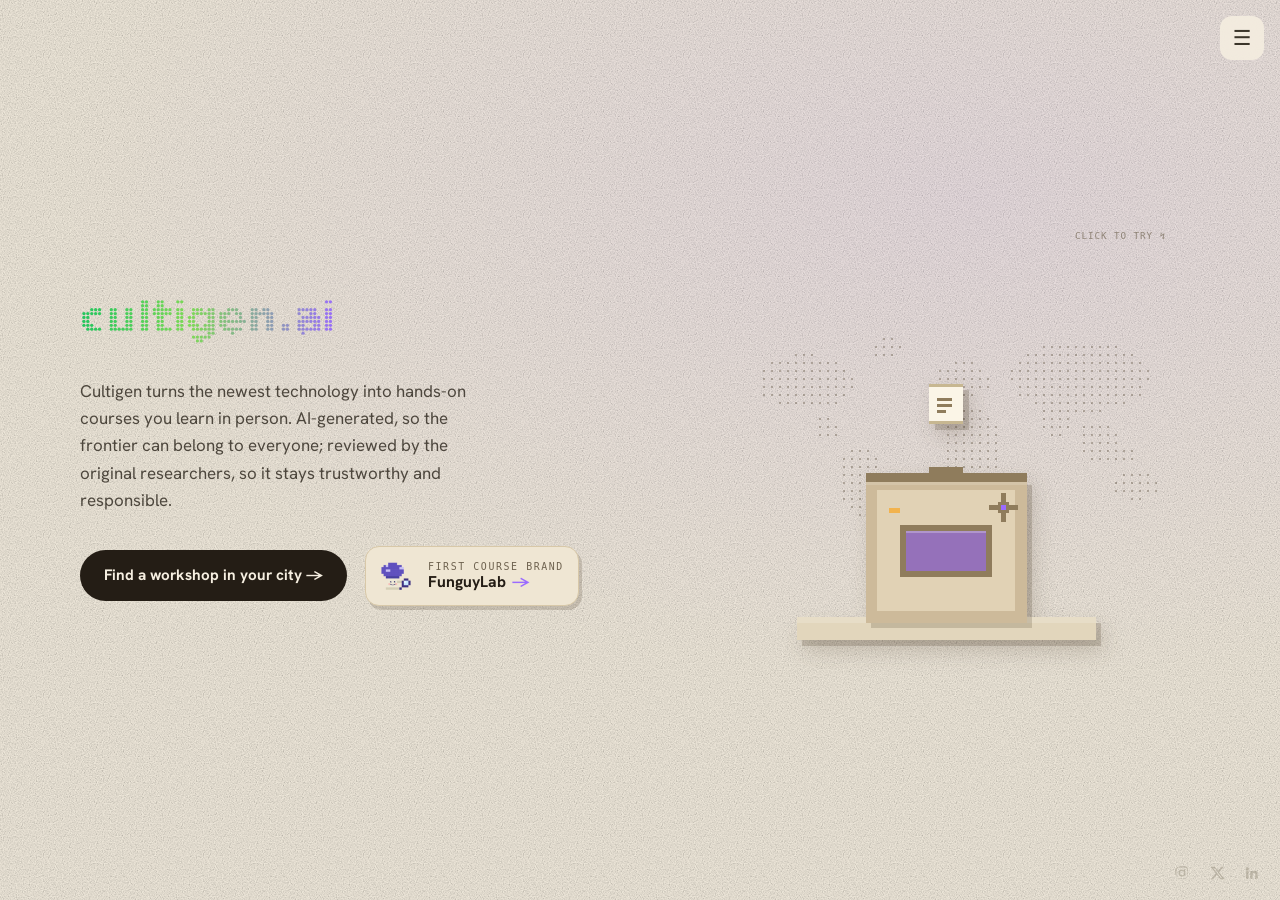
<file: index.html>
<!DOCTYPE html>
<html lang="en">
<head>
<meta charset="UTF-8" />
<meta name="viewport" content="width=device-width, initial-scale=1.0" />
<link rel="preconnect" href="https://fonts.googleapis.com" />
<link rel="preconnect" href="https://fonts.gstatic.com" crossorigin />
<link rel="dns-prefetch" href="https://funguylab.com" />

<link rel="icon" type="image/svg+xml" href="/assets/favicon.svg">
<meta name="theme-color" content="#a9d6ef" />
<meta name="apple-mobile-web-app-capable" content="yes" />

<title>Cultigen: A course engine for the frontier</title>
<meta name="description" content="Cultigen is a course engine. It turns frontier research, industry processes, and products into complete hands-on courses (a lesson, a working interactive, and a buildable kit), and launches them as course brands. FunguyLab is the first." />
<meta name="author" content="Kexin Wang" />
<meta name="keywords" content="AI course engine, frontier research to courses, hands-on STEAM courses, course brands, interactive learning, buildable science kits, edtech AI" />
<meta name="robots" content="index, follow, max-image-preview:large, max-snippet:-1, max-video-preview:-1" />
<meta name="google-site-verification" content="w-49T4FGJK1AmYhstey-5MPiLvy-eNcrjyuJeYc4J_s" />

<link href="https://fonts.googleapis.com/css2?family=Bricolage+Grotesque:opsz,wght@12..96,400;12..96,500;12..96,600;12..96,700;12..96,800&family=Hanken+Grotesk:ital,wght@0,400;0,600;0,700;0,800;1,400;1,600&family=JetBrains+Mono:wght@400;500&display=swap" rel="stylesheet">
<link rel="preload" as="style" href="/assets/styles.css" />
<link rel="stylesheet" href="/assets/styles.css" />

<style id="fh">
  /* pixel paper-cut engine hero (home only) */
  .fh-hero{
    --fh-ink:#241d15; --fh-soft:#6f6350; --fh-line:#d8c8a8; --fh-glow:#9b6bff;
    --fh-paper:#f6efe1; --fh-paper2:#efe6d3; --fh-shadow:rgba(60,44,22,.18);
    --fh-d-base:#e2d6bc; --fh-d-body:#cdba9a; --fh-d-body2:#e1d2b5; --fh-d-metal:#8f7c5c;
    --fh-d-core:#9b6bff; --fh-d-card:#fbf5e7; --fh-d-cardline:#c7b791; --fh-d-warm:#f2b34e; --fh-d-dust:#c1b18d;
    position:relative; min-height:100vh; display:flex; align-items:center;
    padding:40px clamp(20px,5vw,48px); overflow:hidden;
    background:var(--fh-paper);
    background-image:
      radial-gradient(120% 90% at 76% 22%, color-mix(in srgb, var(--fh-glow) 10%, transparent), transparent 60%),
      url("data:image/svg+xml;utf8,<svg xmlns='http://www.w3.org/2000/svg' width='160' height='160'><filter id='n'><feTurbulence type='fractalNoise' baseFrequency='0.85' numOctaves='3'/><feColorMatrix type='saturate' values='0'/></filter><rect width='160' height='160' filter='url(%23n)' opacity='0.72'/></svg>");
    background-blend-mode:normal, multiply;
  }
  .fh-inner{ width:min(1120px,100%); margin-inline:auto; display:grid;
    grid-template-columns:1.05fr .95fr; gap:clamp(24px,4vw,64px); align-items:center; }
  @media (max-width:820px){ .fh-inner{ grid-template-columns:1fr; gap:6px } }
  .fh-eyebrow{ font-family:ui-monospace,"SF Mono",Menlo,monospace; font-size:.72rem;
    letter-spacing:.26em; text-transform:uppercase; color:var(--fh-soft);
    display:flex; align-items:center; gap:10px; margin:0 0 22px; }
  .fh-eyebrow::before{ content:""; width:26px; height:1px; background:var(--fh-line) }
  .fh-title{ font-family:ui-serif,"Iowan Old Style","Palatino Linotype",Palatino,Georgia,serif;
    font-weight:600; font-size:clamp(2.6rem,6vw,4.4rem); line-height:1.02; letter-spacing:-.015em;
    margin:0; text-wrap:balance; color:var(--fh-ink); }
  .fh-title em{ font-style:italic; color:var(--fh-glow);
    text-shadow:0 0 26px color-mix(in srgb,var(--fh-glow) 42%,transparent); }
  .fh-lede{ margin:22px 0 0; max-width:46ch; font-size:1.06rem; line-height:1.6;
    color:color-mix(in srgb,var(--fh-ink) 78%,transparent); }
  .fh-row{ display:flex; align-items:center; gap:18px; flex-wrap:wrap; margin-top:32px }
  .fh-cta{ font-family:inherit; font-weight:700; font-size:.95rem; color:var(--fh-paper);
    background:var(--fh-ink); border-radius:100px; padding:13px 24px; text-decoration:none;
    transition:transform .15s, background .2s; }
  .fh-cta:hover{ transform:translateY(-1px); background:color-mix(in srgb,var(--fh-ink) 86%,var(--fh-glow)) }
  .fh-cta:focus-visible{ outline:2px solid var(--fh-glow); outline-offset:3px }
  .fh-brand{ display:flex; align-items:center; gap:12px; text-decoration:none; color:var(--fh-ink);
    background:var(--fh-paper2); border:1px solid var(--fh-line); border-radius:14px;
    padding:9px 14px 9px 10px; box-shadow:3px 4px 0 var(--fh-shadow); transition:transform .16s, box-shadow .16s; }
  .fh-brand:hover{ transform:translate(-1px,-2px); box-shadow:5px 7px 0 var(--fh-shadow) }
  .fh-brand:focus-visible{ outline:2px solid var(--fh-glow); outline-offset:3px }
  .fh-brand img{ width:40px; height:40px; display:block; border-radius:9px; object-fit:contain; }
  .fh-logo{ display:inline-flex; align-items:center; gap:13px; text-decoration:none; margin:0 0 8px; }
  .fh-logo canvas{ display:block; }
  .fh-menu{ position:fixed; top:16px; right:16px; z-index:1300; width:44px; height:44px; display:grid;
    place-items:center; border-radius:12px; font-size:1.3rem; line-height:1; color:var(--fh-ink);
    background:rgba(246,239,225,.85); -webkit-backdrop-filter:blur(8px); backdrop-filter:blur(8px);
    border:1px solid var(--fh-line); box-shadow:3px 4px 0 var(--fh-shadow); cursor:pointer; }
  .fh-menu:hover{ transform:translateY(-1px); }
  .fh-menu:focus-visible{ outline:2px solid var(--fh-glow); outline-offset:3px; }
  .fh-bt{ display:flex; flex-direction:column; line-height:1.15 }
  .fh-bt small{ font-family:ui-monospace,Menlo,monospace; font-size:.62rem; letter-spacing:.16em;
    text-transform:uppercase; color:var(--fh-soft) }
  .fh-bt b{ font-size:.98rem; font-weight:700; display:flex; align-items:center; gap:6px }
  .fh-arw{ color:var(--fh-glow); transition:transform .16s }
  .fh-brand:hover .fh-arw{ transform:translateX(3px) }
  .fh-stage{ position:relative; aspect-ratio:1/1; width:100%; max-width:460px; margin-inline:auto;
    display:grid; place-items:center; cursor:pointer; background:none; border:none; padding:0;
    font:inherit; color:inherit; }
  .fh-stage:focus-visible{ outline:2px solid var(--fh-glow); outline-offset:6px; border-radius:12px }
  .fh-stage canvas{ width:100%; height:100%; image-rendering:pixelated;
    filter:drop-shadow(6px 10px 10px var(--fh-shadow)); }
  .fh-right{ position:relative; display:grid; place-items:center; width:100%; }
  .fh-map{ position:absolute; inset:0; width:100%; height:100%; z-index:0; pointer-events:none; }
  .fh-right .fh-stage{ position:relative; z-index:1; }
  .fh-note{ position:absolute; bottom:2px; left:50%; transform:translateX(-50%);
    font-family:ui-monospace,Menlo,monospace; font-size:.62rem; letter-spacing:.14em;
    text-transform:uppercase; color:var(--fh-soft); white-space:nowrap; }
  .fh-fx{ position:absolute; inset:0; width:100%; height:100%; pointer-events:none; z-index:30; }
  .fh-hint{ position:absolute; top:8px; right:10px; font-family:ui-monospace,Menlo,monospace;
    font-size:.58rem; letter-spacing:.1em; text-transform:uppercase; color:var(--fh-soft);
    opacity:.7; pointer-events:none; }
  /* course-sketch modal */
  .fh-modal{ position:fixed; inset:0; z-index:2000; display:none; place-items:center; padding:20px;
    background:color-mix(in srgb, var(--fh-ink) 58%, transparent);
    -webkit-backdrop-filter:blur(14px) saturate(1.1); backdrop-filter:blur(14px) saturate(1.1); }
  .fh-modal.open{ display:grid; animation:fhpop .22s ease }
  @keyframes fhpop{ from{ opacity:0; transform:scale(.985) } to{ opacity:1; transform:none } }
  .fh-card{ position:relative; width:min(460px,100%); max-height:88vh; overflow:auto;
    background:linear-gradient(180deg,#fefaf0,var(--fh-paper)); border:1px solid var(--fh-line); border-radius:22px;
    box-shadow:0 30px 70px -20px rgba(40,28,10,.55); padding:30px 28px; color:var(--fh-ink); }
  .fh-card h3{ font-family:ui-serif,"Iowan Old Style",Palatino,Georgia,serif; font-weight:600; font-size:1.55rem; margin:0 0 5px; letter-spacing:-.01em }
  .fh-card .csub{ font-size:.92rem; line-height:1.5; color:var(--fh-soft); margin:0 0 20px }
  .fh-flabel{ display:block; font-family:ui-monospace,Menlo,monospace; font-size:.56rem;
    letter-spacing:.16em; text-transform:uppercase; color:var(--fh-soft); margin:0 0 7px }
  .fh-field input[type=text]{ width:100%; border:1.5px solid var(--fh-line); border-radius:12px;
    padding:13px 15px; font:inherit; font-size:.95rem; background:#fff; color:var(--fh-ink);
    transition:border-color .15s, box-shadow .15s }
  .fh-field input[type=text]:focus{ outline:none; border-color:var(--fh-glow);
    box-shadow:0 0 0 3px color-mix(in srgb,var(--fh-glow) 20%,transparent) }
  .fh-or{ display:flex; align-items:center; gap:12px; font-family:ui-monospace,Menlo,monospace;
    font-size:.6rem; letter-spacing:.14em; text-transform:uppercase; color:var(--fh-soft); margin:16px 0 }
  .fh-or::before,.fh-or::after{ content:""; flex:1; height:1px; background:var(--fh-line) }
  .fh-upload{ display:flex; align-items:center; justify-content:center; gap:9px; border:1.5px dashed var(--fh-line);
    border-radius:12px; padding:16px; text-align:center; cursor:pointer; color:var(--fh-soft); font-size:.92rem;
    background:color-mix(in srgb,var(--fh-glow) 4%,#fff); transition:border-color .15s, background .15s, color .15s }
  .fh-upload:hover{ border-color:var(--fh-glow); color:var(--fh-ink); background:color-mix(in srgb,var(--fh-glow) 8%,#fff) }
  .fh-upload input{ display:none }
  .fh-run{ display:flex; align-items:center; justify-content:center; gap:8px; width:100%; margin-top:18px;
    border:none; border-radius:100px; padding:15px; font:inherit; font-weight:700; font-size:1rem; cursor:pointer;
    color:#fff; background:linear-gradient(135deg,var(--fh-glow),#7d51e0);
    box-shadow:0 8px 20px -6px color-mix(in srgb,var(--fh-glow) 70%,transparent); transition:transform .14s, box-shadow .2s }
  .fh-run:hover{ transform:translateY(-1px); box-shadow:0 12px 26px -6px color-mix(in srgb,var(--fh-glow) 75%,transparent) }
  .fh-run:disabled{ opacity:.7; cursor:default; transform:none }
  .fh-out{ margin-top:22px; display:none; border-top:1px solid var(--fh-line); padding-top:18px }
  .fh-out h4{ font-family:ui-serif,Palatino,Georgia,serif; font-weight:600; font-size:1.25rem; margin:0 0 4px }
  .fh-out ul{ margin:.3em 0 1em; padding-left:18px; font-size:.92rem; line-height:1.55 }
  .fh-out .tag{ font-family:ui-monospace,Menlo,monospace; font-size:.58rem; letter-spacing:.14em;
    text-transform:uppercase; color:var(--fh-glow); display:block; margin-top:10px; font-weight:500 }
  /* lead form — sends straight to Cultigen, no email client */
  .fh-lead{ margin-top:18px; background:color-mix(in srgb,var(--fh-glow) 9%,var(--fh-paper));
    border:1px solid color-mix(in srgb,var(--fh-glow) 32%,var(--fh-line)); border-radius:16px; padding:18px }
  .fh-lead-t{ font-family:ui-serif,Palatino,Georgia,serif; font-weight:600; font-size:1.1rem; margin:0 0 3px; color:var(--fh-ink) }
  .fh-lead-s{ font-size:.85rem; color:var(--fh-soft); margin:0 0 14px; line-height:1.45 }
  .fh-lead input{ width:100%; border:1.5px solid var(--fh-line); border-radius:10px; padding:11px 13px;
    font:inherit; font-size:.92rem; background:#fff; color:var(--fh-ink); margin-bottom:9px }
  .fh-lead input:focus{ outline:none; border-color:var(--fh-glow); box-shadow:0 0 0 3px color-mix(in srgb,var(--fh-glow) 18%,transparent) }
  .fh-lead button{ width:100%; border:none; border-radius:100px; padding:13px; font:inherit; font-weight:700;
    font-size:.95rem; color:#fff; background:var(--fh-ink); cursor:pointer; transition:background .18s, transform .14s }
  .fh-lead button:hover{ transform:translateY(-1px); background:color-mix(in srgb,var(--fh-ink) 84%,var(--fh-glow)) }
  .fh-lead button:disabled{ opacity:.7; cursor:default }
  .fh-err{ display:block; color:#c0392b; font-size:.8rem; margin-top:8px }
  .fh-thanks{ margin:0; font-family:ui-serif,Palatino,Georgia,serif; font-size:1.08rem; color:var(--fh-ink); text-align:center; padding:10px 0 }
  .fh-x{ position:absolute; top:16px; right:18px; background:none; border:none; font-size:1.6rem;
    line-height:1; cursor:pointer; color:var(--fh-soft) }
  .fh-x:hover{ color:var(--fh-ink) }
  .fh-x:focus-visible,.fh-run:focus-visible,.fh-upload:focus-within,.fh-lead button:focus-visible{ outline:2px solid var(--fh-glow); outline-offset:2px }
</style>

<link rel="canonical" href="https://cultigen.ai/" />
<meta property="og:type" content="website" />
<meta property="og:site_name" content="Cultigen" />
<meta property="og:url" content="https://cultigen.ai/" />
<meta property="og:title" content="Cultigen: A course engine for the frontier" />
<meta property="og:description" content="A course engine that turns frontier research into complete hands-on courses, and launches them as course brands. FunguyLab is the first." />
<meta property="og:image" content="https://cultigen.ai/assets/og.jpg" />
<meta property="og:image:width" content="1200" />
<meta property="og:image:height" content="630" />
<meta property="og:image:alt" content="Cultigen: a course engine that turns the newest technology into hands-on courses" />
<meta property="og:locale" content="en_US" />
<meta name="twitter:card" content="summary_large_image" />
<meta name="twitter:title" content="Cultigen: A course engine for the frontier" />
<meta name="twitter:description" content="Frontier research, off the page and into your hands: a lesson, a working interactive, and a buildable kit." />
<meta name="twitter:image" content="https://cultigen.ai/assets/og.jpg" />
<meta name="twitter:image:alt" content="Cultigen: frontier research made hands-on" />

<script type="application/ld+json">
{
  "@context": "https://schema.org",
  "@graph": [
    {
      "@type": "Organization",
      "@id": "https://cultigen.ai/#org",
      "name": "Cultigen",
      "alternateName": ["Cultigen AI", "cultigen.ai"],
      "url": "https://cultigen.ai/",
      "logo": "https://cultigen.ai/assets/logo-mark.svg",
      "email": "cultigen.ai@artineerade.com",
      "founder": {
        "@type": "Person",
        "name": "Kexin Wang",
        "jobTitle": "Founder",
        "affiliation": { "@type": "Organization", "name": "MIT CSAIL" },
        "sameAs": ["https://www.linkedin.com/in/kexin-wang9907"]
      },
      "description": "Cultigen is a course engine that uses AI to turn the newest research and technology into complete hands-on courses (a lesson, a working interactive, and a buildable kit), each reviewed by the original researchers, and launches them as course brands taught in person. FunguyLab is the first.",
      "sameAs": [
        "https://funguylab.com",
        "https://www.linkedin.com/company/cultigen-ai",
        "https://x.com/cultigenai",
        "https://www.instagram.com/cultigen.ai/",
        "https://www.instagram.com/funguy_lab/"
      ]
    },
    {
      "@type": "WebSite",
      "@id": "https://cultigen.ai/#website",
      "name": "Cultigen",
      "url": "https://cultigen.ai/",
      "publisher": { "@id": "https://cultigen.ai/#org" },
      "inLanguage": "en"
    },
    {
      "@type": "SoftwareApplication",
      "name": "Cultigen",
      "applicationCategory": "EducationalApplication",
      "operatingSystem": "Web",
      "url": "https://cultigen.ai/",
      "publisher": { "@id": "https://cultigen.ai/#org" },
      "description": "A course engine that turns frontier research, an industry process, or a real product into a complete hands-on course: a lesson, a working interactive, and a buildable kit, reviewed for accuracy by experts in the field.",
      "offers": { "@type": "Offer", "availability": "https://schema.org/PreOrder", "price": "0", "priceCurrency": "USD" },
      "keywords": ["AI course engine","frontier research to courses","hands-on STEAM courses","course brands","buildable kits"]
    }
  ]
}
</script>
</head>
<body>
<a href="#main" class="skip-link">Skip to main content</a>

<!-- ═══ ICON SPRITE ═══ -->
<svg width="0" height="0" style="position:absolute" aria-hidden="true" focusable="false"><defs>
  <symbol id="i-tools" viewBox="0 0 24 24"><line x1="4.5" y1="19.5" x2="13.5" y2="10.5"/><path d="M17 3c.45 1.7.85 2.1 2.55 2.55C17.85 6 17.45 6.4 17 8.1 16.55 6.4 16.15 6 14.45 5.55 16.15 5.1 16.55 4.7 17 3Z"/><path d="M20 10.5c.28 1.05.52 1.3 1.57 1.57C20.52 12.35 20.28 12.6 20 13.65 19.72 12.6 19.48 12.35 18.43 12.07 19.48 11.8 19.72 11.55 20 10.5Z"/></symbol>
  <symbol id="i-package" viewBox="0 0 24 24"><path d="M12 2.8 20 7v10l-8 4.2L4 17V7z"/><path d="M4 7l8 4.2L20 7"/><line x1="12" y1="11.2" x2="12" y2="21.2"/></symbol>
</defs></svg>

<button class="nav-toggle fh-menu" id="fh-menu" aria-label="Open menu" aria-expanded="false">☰</button>
<nav class="mobile-nav" aria-label="Menu" id="mobile-nav">
  <a href="/engine.html">Engine</a>
  <a href="/brands.html">Course brands</a>
  <a href="/workshops.html">Workshops</a>
  <a href="/mission.html">Mission</a>
  <a href="/story.html">Story</a>
  <a href="/contact.html">Contact</a>
  <a href="https://funguylab.com/" target="_blank" rel="noopener">FunguyLab ↗</a>
</nav>

<main id="main">

<!-- ═══ HERO — pixel paper-cut engine ═══ -->
<section class="fh-hero" id="top">
  <div class="fh-inner">
    <div class="fh-copy">
      <a class="fh-logo" href="/" aria-label="cultigen.ai"><canvas class="pixel-word" data-h="54" aria-hidden="true"></canvas></a>
      <h1 class="sr-only">Cultigen: a course engine that turns the newest technology into hands-on courses, reviewed by the original researchers</h1>
      <p class="fh-lede">
        Cultigen turns the newest technology into hands-on courses you learn in person.
        AI-generated, so the frontier can belong to everyone; reviewed by the original researchers,
        so it stays trustworthy and responsible.
      </p>
      <div class="fh-row">
        <a class="fh-cta" href="/workshops.html">Find a workshop in your city →</a>
        <a class="fh-brand" href="https://funguylab.com/" target="_blank" rel="noopener" aria-label="FunguyLab, our first course brand">
          <img src="/assets/funguylab-avatar.png" alt="FunguyLab" width="40" height="40">
          <span class="fh-bt"><small>First course brand</small><b>FunguyLab <span class="fh-arw">→</span></b></span>
        </a>
      </div>
    </div>
    <div class="fh-right">
      <canvas class="fh-map" id="fh-map" aria-hidden="true"></canvas>
      <button class="fh-stage" id="fh-stage" aria-label="Try the engine: sketch a course from a link or a PDF">
        <canvas id="fh-scene" width="160" height="160"></canvas>
        <span class="fh-hint">click to try ↯</span>
      </button>
    </div>
  </div>
  <canvas class="fh-fx" id="fh-fx" aria-hidden="true"></canvas>
</section>

<!-- course-sketch modal -->
<div class="fh-modal" id="fh-modal" role="dialog" aria-modal="true" aria-label="Sketch a course with Cultigen">
  <div class="fh-card">
    <button class="fh-x" id="fh-x" aria-label="Close">×</button>
    <h3>Sketch a course</h3>
    <p class="csub">Paste a link or drop a PDF, and Cultigen sketches a hands-on course in seconds.</p>
    <div class="fh-field">
      <label class="fh-flabel" for="fh-url">Paper or product link</label>
      <input type="text" id="fh-url" placeholder="https://…">
    </div>
    <div class="fh-or">or</div>
    <label class="fh-upload" id="fh-uplbl">Upload a PDF<input type="file" id="fh-pdf" accept="application/pdf"></label>
    <button class="fh-run" id="fh-run">Run Cultigen →</button>
    <div class="fh-out" id="fh-out"></div>
  </div>
</div>

</main>

<script>
/* pixel paper-cut engine hero (home only) */
(function(){
  const cv = document.getElementById('fh-scene');
  if(!cv) return;
  const x = cv.getContext('2d'), N = 160, stage = document.getElementById('fh-stage');
  const reduce = matchMedia('(prefers-reduced-motion: reduce)').matches;
  const gcs = getComputedStyle(cv), tok = n => gcs.getPropertyValue(n).trim();
  let C = {};
  function loadColors(){
    const g = getComputedStyle(cv);
    C = { base:g.getPropertyValue('--fh-d-base').trim(), body:g.getPropertyValue('--fh-d-body').trim(),
      body2:g.getPropertyValue('--fh-d-body2').trim(), metal:g.getPropertyValue('--fh-d-metal').trim(),
      core:g.getPropertyValue('--fh-d-core').trim(), card:g.getPropertyValue('--fh-d-card').trim(),
      cardline:g.getPropertyValue('--fh-d-cardline').trim(), warm:g.getPropertyValue('--fh-d-warm').trim(),
      dust:g.getPropertyValue('--fh-d-dust').trim(), shadow:g.getPropertyValue('--fh-shadow').trim() };
  }
  loadColors();

  let phase = 0, glowP = 0, glowT = 0, jx = 0, run = 0, t = 0;
  const puffs = Array.from({length:6},()=>({x:80,y:80,v:.4,a:0,life:0}));
  const px = (a,b,w,h,c)=>{ x.fillStyle=c; x.fillRect(a|0,b|0,w|0,h|0); };
  const lerp=(a,b,t)=>a+(b-a)*t, ease=t=>1-Math.pow(1-t,3), clamp=t=>Math.max(0,Math.min(1,t));

  const glyphBook=(g,y)=>{ px(g,y,7,9,C.card); px(g+3,y,1,9,C.metal); px(g+1,y+2,2,1,C.metal); px(g+4,y+2,2,1,C.metal); };
  const glyphPlay=(g,y)=>{ px(g,y,8,7,C.card); px(g+2,y+1,1,5,C.metal); px(g+3,y+2,1,3,C.metal); px(g+4,y+3,1,1,C.metal); };
  const glyphKit =(g,y)=>{ px(g,y+1,8,7,C.card); px(g,y+1,8,2,C.metal); px(g+3,y+3,2,4,C.metal); };
  function emblem(g,y,k){
    if(k===0){ px(g,y,7,9,C.card); px(g+1,y+2,5,1,C.metal); px(g+1,y+4,5,1,C.metal); px(g+1,y+6,3,1,C.metal); }
    else if(k===1){ px(g+2,y+2,4,4,C.warm); px(g+3,y,1,2,C.metal); px(g+3,y+6,1,2,C.metal); px(g,y+3,2,1,C.metal); px(g+6,y+3,2,1,C.metal); }
    else { px(g+1,y+2,6,5,C.card); px(g+1,y,5,2,C.warm); px(g+1,y+2,1,5,C.metal); }
  }
  function gear(cx,cy,frame){
    px(cx-2,cy-2,4,4,C.metal);
    if(frame%2===0){ px(cx-1,cy-5,2,3,C.metal); px(cx-1,cy+2,2,3,C.metal); px(cx-5,cy-1,3,2,C.metal); px(cx+2,cy-1,3,2,C.metal); }
    else { px(cx-4,cy-4,2,2,C.metal); px(cx+2,cy-4,2,2,C.metal); px(cx-4,cy+2,2,2,C.metal); px(cx+2,cy+2,2,2,C.metal); }
    px(cx-1,cy-1,2,2,C.core);
  }
  function draw(){
    x.clearRect(0,0,N,N);
    const cx = 80 + jx, running = phase < .95;
    px(28+2,138+2,104,8,C.shadow); px(28,138,104,8,C.base); px(28,138,104,2,'rgba(255,255,255,.16)');
    if(phase < 0.26){
      const sy = lerp(18, 82, ease(clamp(phase/0.24)));
      px(cx-6+2, sy+2, 12, 14, C.shadow); px(cx-6, sy, 12, 14, C.card);
      px(cx-6, sy, 12, 1, C.cardline); px(cx-6, sy+13, 12, 1, C.cardline);
      emblem(cx-4, sy+3, run%3);
    }
    px(52+2, 90+2, 56, 50, C.shadow); px(52, 90, 56, 50, C.body); px(56, 94, 48, 42, C.body2);
    px(52, 90, 56, 2, 'rgba(255,255,255,.14)'); px(52, 88, 56, 3, C.metal); px(74, 86, 12, 3, C.metal);
    const proc = clamp((phase-0.22)/0.26);
    const lit = Math.max(glowP*.6, running ? (0.35+0.5*Math.sin(phase*30)*proc) : 0);
    px(64,106,32,18,C.metal);
    x.globalAlpha = 0.35+0.65*clamp(lit); px(66,108,28,14,C.core); x.globalAlpha=1;
    px(66,108,28,1,'rgba(255,255,255,.25)'); px(60,100,4,2,C.warm);
    gear(100, 100, Math.floor(phase*(6+glowP*10)));
    const outs=[{t:.50,gx:56,gy:52,g:glyphBook},{t:.66,gx:74,gy:44,g:glyphPlay},{t:.82,gx:92,gy:52,g:glyphKit}];
    for(const o of outs){
      if(phase < o.t) continue;
      const p = ease(clamp((phase-o.t)/0.16)), oy = lerp(84,o.gy,p), ox = lerp(cx-4,o.gx,p);
      x.globalAlpha = p;
      px(ox+1, oy+2, 12, 14, C.shadow); px(ox, oy, 12, 14, C.card);
      px(ox, oy, 12, 1, C.cardline); px(ox, oy+13, 12, 1, C.cardline);
      o.g(ox+2, oy+2); x.globalAlpha = 1;
    }
    for(const q of puffs){ if(q.life>0){ q.y-=q.v; q.life--; x.globalAlpha=q.a*(q.life/22); px(q.x,q.y,2,2,C.dust); x.globalAlpha=1; } }
  }
  function spawnPuff(){ const q=puffs.find(p=>p.life<=0); if(q){ q.x=76+Math.random()*8; q.y=88; q.v=.4+Math.random()*.4; q.a=.6; q.life=22; } }
  function onMove(e){ const r=stage.getBoundingClientRect(); const dx=(e.clientX-r.left)/r.width-.5, dy=(e.clientY-r.top)/r.height-.5; glowT=clamp(1-Math.hypot(dx,dy)*2.0); }
  stage.addEventListener('mousemove', onMove);
  stage.addEventListener('mouseleave', ()=> glowT=0);

  /* ── click the machine → sketch a course ─────────────── */
  const modal=document.getElementById('fh-modal'), out=document.getElementById('fh-out'),
        urlIn=document.getElementById('fh-url'), pdfIn=document.getElementById('fh-pdf'),
        upLbl=document.getElementById('fh-uplbl'), runB=document.getElementById('fh-run'),
        xB=document.getElementById('fh-x');
  const openM=()=>{ modal.classList.add('open'); setTimeout(()=>urlIn.focus(),60); };
  const closeM=()=>modal.classList.remove('open');
  stage.addEventListener('click', ()=>{ phase=0; run++; openM(); });
  xB.addEventListener('click', closeM);
  modal.addEventListener('click', e=>{ if(e.target===modal) closeM(); });
  addEventListener('keydown', e=>{ if(e.key==='Escape') closeM(); });
  pdfIn.addEventListener('change', ()=>{ if(pdfIn.files[0]) upLbl.firstChild.textContent = pdfIn.files[0].name; });

  const esc=s=>(s||'').replace(/[&<>"]/g,m=>({'&':'&amp;','<':'&lt;','>':'&gt;','"':'&quot;'}[m]));
  const cln=s=>s.replace(/[?#].*$/,'').replace(/\.[a-z0-9]{2,4}$/i,'').replace(/[-_+]+/g,' ').replace(/\s+/g,' ').trim();
  const tc=s=>s.replace(/\b\w/g,c=>c.toUpperCase());
  function topicFrom(url,file){
    if(file) return tc(cln(file.name)) || 'your source';
    if(url){ try{ const u=new URL(url); const seg=u.pathname.split('/').filter(Boolean).pop()||u.hostname.replace(/^www\./,''); return tc(cln(seg))||tc(cln(u.hostname)); }catch(e){ return tc(cln(url)); } }
    return '';
  }
  /* ↓ paste your Cloudflare Worker URL here to enable real Claude generation.
     Leave '' and the demo falls back to the local template (site never breaks). */
  const SKETCH_ENDPOINT = '';

  function leadForm(T,src){
    return '<form class="fh-lead" id="fh-lead">'+
      '<p class="fh-lead-t">Want this taught offline, to real learners?</p>'+
      '<p class="fh-lead-s">Leave your details and we’ll bring a Cultigen workshop to you. No email app needed.</p>'+
      '<input type="hidden" name="_subject" value="New offline-course lead — cultigen.ai">'+
      '<input type="hidden" name="_captcha" value="false">'+
      '<input type="hidden" name="Course" value="'+esc(T)+'">'+
      '<input type="hidden" name="Source" value="'+esc(src)+'">'+
      '<input type="text" name="Name" placeholder="Your name" required autocomplete="name">'+
      '<input type="email" name="Email" placeholder="Email" required autocomplete="email">'+
      '<input type="text" name="City" placeholder="Your city (optional)" autocomplete="address-level2">'+
      '<button type="submit">Send to Cultigen →</button>'+
      '<span class="fh-err" role="alert"></span>'+
    '</form>';
  }
  function courseHTML(T,src){
    T=T||'your source';
    return '<span class="tag">A quick course sketch</span>'+
      '<h4>'+esc(T)+', hands-on</h4>'+
      '<p style="font-size:.88rem;color:var(--fh-soft);margin:.1em 0 .6em">Sketched from '+esc(src)+'.</p>'+
      '<span class="tag">📖 Lesson</span><ul><li>Grasp the core idea behind '+esc(T)+'.</li>'+
      '<li>See how it actually works, step by step.</li><li>Connect it to something you can build.</li></ul>'+
      '<span class="tag">🎮 Interactive</span><ul><li>Adjust the key variables and watch the outcome change.</li></ul>'+
      '<span class="tag">📦 Kit</span><ul><li>A buildable kit that brings '+esc(T)+' to your desk.</li></ul>'+
      leadForm(T,src);
  }
  function planHTML(p,src){
    p=p||{}; const mods=Array.isArray(p.modules)?p.modules:[];
    const title=p.title||'Your course';
    return '<span class="tag">Course plan · generated</span>'+
      '<h4>'+esc(title)+'</h4>'+
      (p.summary?'<p style="font-size:.9rem;color:var(--fh-soft);margin:.1em 0 .7em">'+esc(p.summary)+'</p>':'')+
      '<span class="tag">📖 Lessons</span><ul>'+
        (mods.length?mods.map(m=>'<li><b>'+esc(m.name||'')+'</b>'+(m.goal?' — '+esc(m.goal):'')+'</li>').join('')
                    :'<li>Core ideas, step by step.</li>')+'</ul>'+
      (p.interactive?'<span class="tag">🎮 Interactive</span><ul><li>'+esc(p.interactive)+'</li></ul>':'')+
      (p.kit?'<span class="tag">📦 Kit</span><ul><li>'+esc(p.kit)+'</li></ul>':'')+
      leadForm(title,src);
  }
  async function generate(T,src,url,file){
    if(!SKETCH_ENDPOINT){ await new Promise(r=>setTimeout(r,1300)); return courseHTML(T,src); }
    const res=await fetch(SKETCH_ENDPOINT,{ method:'POST', headers:{'Content-Type':'application/json'},
      body:JSON.stringify({ url:url||'', topic:T, filename:file?file.name:'' }) });
    if(!res.ok) throw new Error('gen '+res.status);
    const plan=await res.json();
    if(plan && plan.error) throw new Error(plan.error);
    return planHTML(plan,src);
  }
  runB.addEventListener('click', async ()=>{
    const file=pdfIn.files[0], url=(urlIn.value||'').trim();
    if(!file && !url){ urlIn.focus(); urlIn.style.borderColor='var(--fh-glow)'; return; }
    const T=topicFrom(url,file), src=file?file.name:url;
    phase=0; run++; runB.disabled=true; runB.textContent=SKETCH_ENDPOINT?'Generating…':'Sketching…'; out.style.display='none';
    try{ out.innerHTML=await generate(T,src,url,file); }
    catch(e){ out.innerHTML=courseHTML(T,src); }
    out.style.display='block'; runB.disabled=false; runB.textContent='Run again →';
  });

  /* lead form → send straight to Cultigen (FormSubmit AJAX, no email client) */
  out.addEventListener('submit', function(e){
    const f=e.target; if(!f.classList || !f.classList.contains('fh-lead')) return;
    e.preventDefault();
    const btn=f.querySelector('button'), err=f.querySelector('.fh-err');
    err.textContent=''; btn.disabled=true; btn.textContent='Sending…';
    const data={}; new FormData(f).forEach((v,k)=>{ data[k]=v; });
    fetch('https://formsubmit.co/ajax/cultigen.ai@artineerade.com',{
      method:'POST', headers:{'Content-Type':'application/json','Accept':'application/json'},
      body:JSON.stringify(data)
    }).then(r=>r.json()).then(j=>{
      if(j && (j.success===true || j.success==='true')){
        f.innerHTML='<p class="fh-thanks">Thanks — we’ll be in touch soon. ✷</p>';
      } else { throw new Error('unsent'); }
    }).catch(()=>{ btn.disabled=false; btn.textContent='Send to Cultigen →';
      err.textContent='Could not send just now — email cultigen.ai@artineerade.com'; });
  });

  const chip=document.getElementById('fh-chip');
  if(chip){ const g=chip.getContext('2d'); const P=(a,b,w,h,col)=>{g.fillStyle=col;g.fillRect(a,b,w,h);};
    g.clearRect(0,0,24,24); P(11,10,2,9,C.card); P(7,8,10,3,C.core); P(9,6,6,3,'#c49bff'); P(10,9,1,1,C.card); P(13,10,1,1,C.card); P(6,19,12,2,C.base); }

  function loop(){
    glowP += (glowT-glowP)*.3;
    phase += 0.006 + glowP*0.02;
    if(phase>1.05){ phase=0; run++; }
    if(phase>0.22 && phase<0.55 && t%2===0) spawnPuff();
    if(t%3===0) jx=(Math.random()*2-1);
    t++; draw();
  }
  if(reduce){ phase=0.7; glowP=.3; draw(); } else setInterval(loop,100);
})();
</script>
<script>
/* hover "Join our workshops" → pixel stick-figures fly out (home only) */
(function(){
  const cvs=document.getElementById('fh-fx'), cta=document.querySelector('.fh-cta'),
        hero=document.querySelector('.fh-hero');
  if(!cvs || !cta || !hero) return;
  if(matchMedia('(prefers-reduced-motion: reduce)').matches) return;
  const ctx=cvs.getContext('2d');
  let W=0,H=0,dpr=1;
  function resize(){ dpr=Math.min(devicePixelRatio||1,2); W=hero.clientWidth; H=hero.clientHeight;
    cvs.width=W*dpr; cvs.height=H*dpr; ctx.setTransform(dpr,0,0,dpr,0,0); }
  resize(); addEventListener('resize', resize);

  const hg=getComputedStyle(hero);
  const COLORS=[ hg.getPropertyValue('--fh-glow').trim()||'#9b6bff', '#c49bff',
                 hg.getPropertyValue('--fh-ink').trim()||'#241d15',
                 hg.getPropertyValue('--fh-d-warm').trim()||'#f2b34e' ];

  const parts=[]; let raf=null, stream=null;
  function fig(px,py,u,frame,col){
    ctx.fillStyle=col; const fx=px-3*u, fy=py-3.5*u;
    const R=(a,b,w,h)=>ctx.fillRect(Math.round(fx+a*u), Math.round(fy+b*u), w*u, h*u);
    R(2,0,2,2); R(2,2,2,3);                       // head + torso
    if(frame===0){ R(1,1,1,1); R(0,0,1,1); R(4,1,1,1); R(5,0,1,1); R(2,5,1,2); R(3,5,1,2); }
    else { R(0,3,2,1); R(4,3,2,1); R(1,5,1,2); R(4,5,1,2); }
  }
  function spawn(n){
    const r=cta.getBoundingClientRect(), h=hero.getBoundingClientRect();
    const ox=r.left-h.left+r.width*(0.15+Math.random()*0.7), oy=r.top-h.top+r.height*0.45;
    for(let i=0;i<n;i++){
      const ang=-Math.PI/2+(Math.random()-0.5)*1.6, sp=3+Math.random()*5.5;
      parts.push({ x:ox, y:oy, vx:Math.cos(ang)*sp, vy:Math.sin(ang)*sp,
        u:2+Math.floor(Math.random()*2), col:COLORS[(Math.random()*COLORS.length)|0],
        life:70+Math.random()*45, t:(Math.random()*16)|0 });
    }
    if(parts.length>150) parts.splice(0, parts.length-150);
    if(!raf) raf=requestAnimationFrame(loop);
  }
  function loop(){
    ctx.clearRect(0,0,W,H);
    for(let i=parts.length-1;i>=0;i--){
      const p=parts[i]; p.t++; p.life--;
      p.vy+=0.16; p.x+=p.vx; p.y+=p.vy; p.vx*=0.99;
      if(p.life<=0 || p.y>H+40){ parts.splice(i,1); continue; }
      ctx.globalAlpha=Math.min(1, p.life/18);
      fig(p.x, p.y, p.u, (p.t>>3)&1, p.col);
    }
    ctx.globalAlpha=1;
    raf = parts.length ? requestAnimationFrame(loop) : null;
  }
  cta.addEventListener('mouseenter', ()=>{ clearInterval(stream); spawn(18); stream=setInterval(()=>spawn(3),130); });
  cta.addEventListener('mouseleave', ()=>{ clearInterval(stream); stream=null; });
  cta.addEventListener('focus', ()=> spawn(16));
  cta.addEventListener('blur', ()=>{ clearInterval(stream); stream=null; });
})();
</script>
<script>
/* pixel world map behind the engine — courses flow out to global nodes (home) */
(function(){
  const cv=document.getElementById('fh-map'); if(!cv) return;
  const ctx=cv.getContext('2d');
  const reduce=matchMedia('(prefers-reduced-motion: reduce)').matches;
  let W=0,H=0,dpr=1,y0=0,mapH=0,dots=[];
  /* rough continent ellipses [lon,lat,radLon,radLat] — stylized, not survey-grade */
  const LAND=[[-100,48,34,20],[-42,72,11,9],[-86,14,9,9],[-60,-22,17,26],[12,50,20,13],
    [18,2,22,30],[95,52,50,26],[78,22,11,12],[108,8,16,12],[118,-3,17,7],[134,-25,16,11]];
  const isLand=(lon,lat)=>{ for(const e of LAND){ const a=(lon-e[0])/e[2], b=(lat-e[1])/e[3]; if(a*a+b*b<=1) return true; } return false; };
  /* workshop nodes [lon,lat] — same cities as /workshops */
  const NODES=[[-74,40.7],[-71,42.3],[-76.6,39.3],[-122,37.8],[-0.1,51.5],[121.5,31.2],[139.7,35.7]];
  const proj=(lon,lat)=>[ (lon+180)/360*W, y0+(90-lat)/180*mapH ];
  function resize(){
    dpr=Math.min(devicePixelRatio||1,2); W=cv.clientWidth; H=cv.clientHeight;
    if(!W||!H) return;
    cv.width=W*dpr; cv.height=H*dpr; ctx.setTransform(dpr,0,0,dpr,0,0);
    mapH=W/2; y0=(H-mapH)/2;
    dots=[]; const CELL=Math.max(6,Math.round(W/62));
    for(let py=y0; py<y0+mapH; py+=CELL) for(let px=0; px<W; px+=CELL){
      const lon=px/W*360-180, lat=90-(py-y0)/mapH*180;
      if(isLand(lon,lat)) dots.push([px,py]);
    }
  }
  let t=0;
  function draw(){
    if(!W||!H) return;
    ctx.clearRect(0,0,W,H);
    ctx.fillStyle='rgba(101,89,70,0.4)';
    for(const d of dots) ctx.fillRect(d[0]-1,d[1]-1,2,2);
    t++;
  }
  resize(); draw();
  addEventListener('resize',()=>{ resize(); draw(); });
})();
</script>
<script src="/assets/main.js" defer></script>
</body>
</html>
</file>
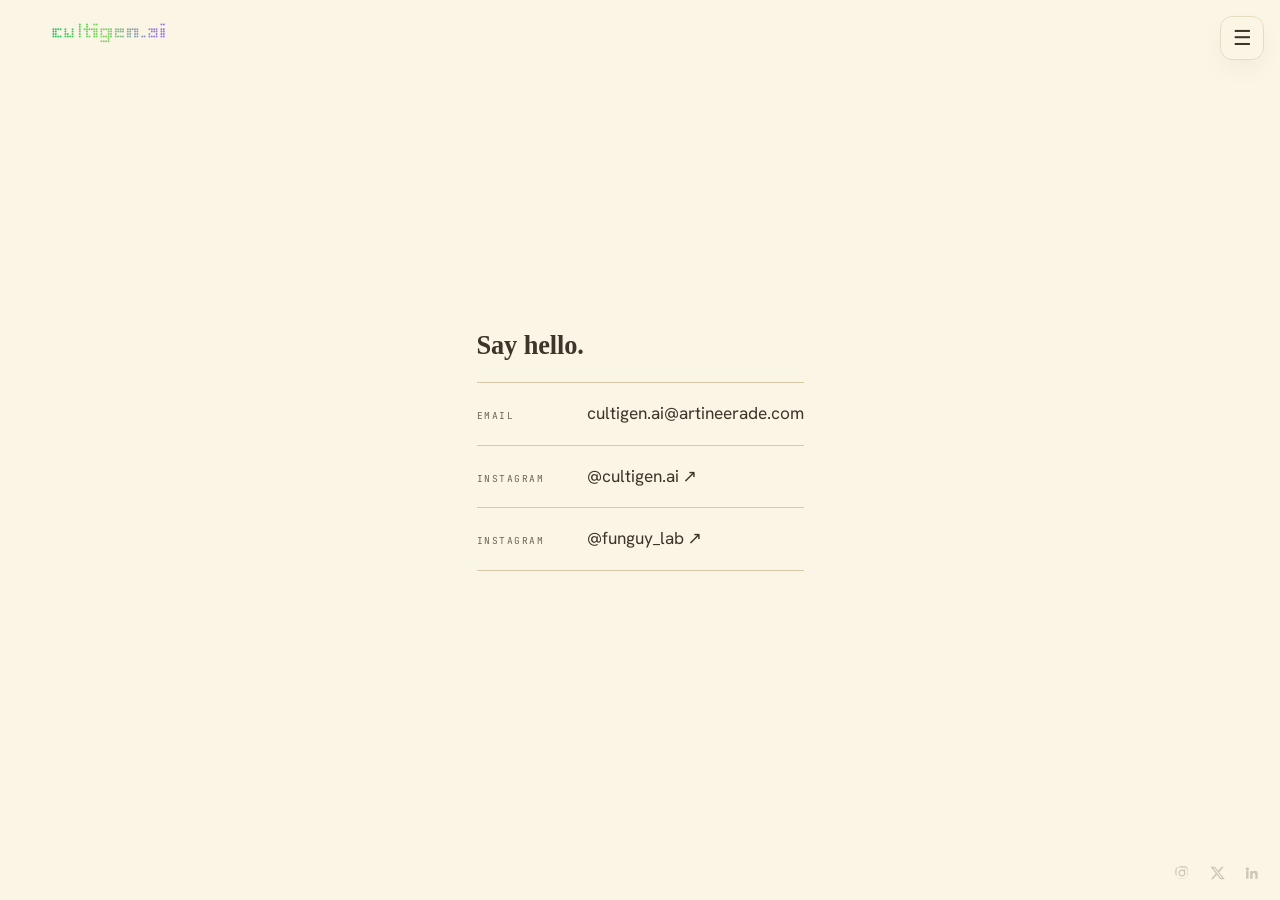
<file: contact.html>
<!DOCTYPE html>
<html lang="en">
<head>
<meta charset="UTF-8" />
<meta name="viewport" content="width=device-width, initial-scale=1.0" />
<link rel="preconnect" href="https://fonts.googleapis.com" />
<link rel="preconnect" href="https://fonts.gstatic.com" crossorigin />
<link rel="icon" type="image/svg+xml" href="/assets/favicon.svg">
<meta name="theme-color" content="#f6efe1" />
<title>Contact — Cultigen</title>
<meta name="description" content="Get in touch with Cultigen: email, Instagram, and LinkedIn." />
<meta name="robots" content="index, follow" />
<link rel="canonical" href="https://cultigen.ai/contact.html" />
<link href="https://fonts.googleapis.com/css2?family=Hanken+Grotesk:ital,wght@0,400;0,600;0,700;0,800;1,400&family=JetBrains+Mono:wght@400;500&display=swap" rel="stylesheet">
<link rel="stylesheet" href="/assets/styles.css" />
<meta property="og:type" content="website" />
<meta property="og:site_name" content="Cultigen" />
<meta property="og:title" content="Contact — Cultigen" />
<meta property="og:description" content="Get in touch with Cultigen: email, Instagram, and LinkedIn." />
<meta property="og:url" content="https://cultigen.ai/contact.html" />
<meta property="og:image" content="https://cultigen.ai/assets/og.jpg" />
<meta name="twitter:card" content="summary_large_image" />
<meta name="twitter:title" content="Contact — Cultigen" />
<meta name="twitter:description" content="Get in touch with Cultigen: email, Instagram, and LinkedIn." />
<style id="contact">
  .contact-list{ list-style:none; margin:6px 0 0; padding:0; max-width:520px; }
  .contact-list li{ display:flex; align-items:baseline; gap:18px; padding:16px 0; border-top:1px solid #d8c8a8; }
  .contact-list li:last-child{ border-bottom:1px solid #d8c8a8; }
  .ct-k{ font-family:var(--fm); font-size:.6rem; letter-spacing:.16em; text-transform:uppercase;
    color:var(--ink-2); min-width:92px; }
  .contact-list a{ font-size:1.08rem; color:var(--ink); text-decoration:none;
    border-bottom:1.5px solid transparent; transition:color .15s, border-color .15s; }
  .contact-list a:hover{ color:var(--coral-2,#7d51e0); border-bottom-color:currentColor; }
</style>
</head>
<body>
<a href="#main" class="skip-link">Skip to main content</a>
<a class="simple-logo" href="/" aria-label="cultigen.ai"><canvas class="pixel-word" data-h="24" aria-hidden="true"></canvas></a>
<button class="nav-toggle menu-fab" id="menu-fab" aria-label="Open menu" aria-expanded="false">☰</button>
<nav class="mobile-nav" aria-label="Menu" id="mobile-nav">
  <a href="/engine.html">Engine</a>
  <a href="/brands.html">Course brands</a>
  <a href="/workshops.html">Workshops</a>
  <a href="/mission.html">Mission</a>
  <a href="/story.html">Story</a>
  <a href="/contact.html" aria-current="page">Contact</a>
  <a href="https://funguylab.com/" target="_blank" rel="noopener">FunguyLab ↗</a>
</nav>

<main id="main" class="simple">
  <div class="simple-wrap">
    <h1 class="lead">Say hello.</h1>
    <ul class="contact-list">
      <li><span class="ct-k">Email</span><a href="mailto:cultigen.ai@artineerade.com">cultigen.ai@artineerade.com</a></li>
      <li><span class="ct-k">Instagram</span><a href="https://www.instagram.com/cultigen.ai/" target="_blank" rel="noopener">@cultigen.ai ↗</a></li>
      <li><span class="ct-k">Instagram</span><a href="https://www.instagram.com/funguy_lab/" target="_blank" rel="noopener">@funguy_lab ↗</a></li>
    </ul>
  </div>
</main>

<script src="/assets/main.js" defer></script>
</body>
</html>
</file>
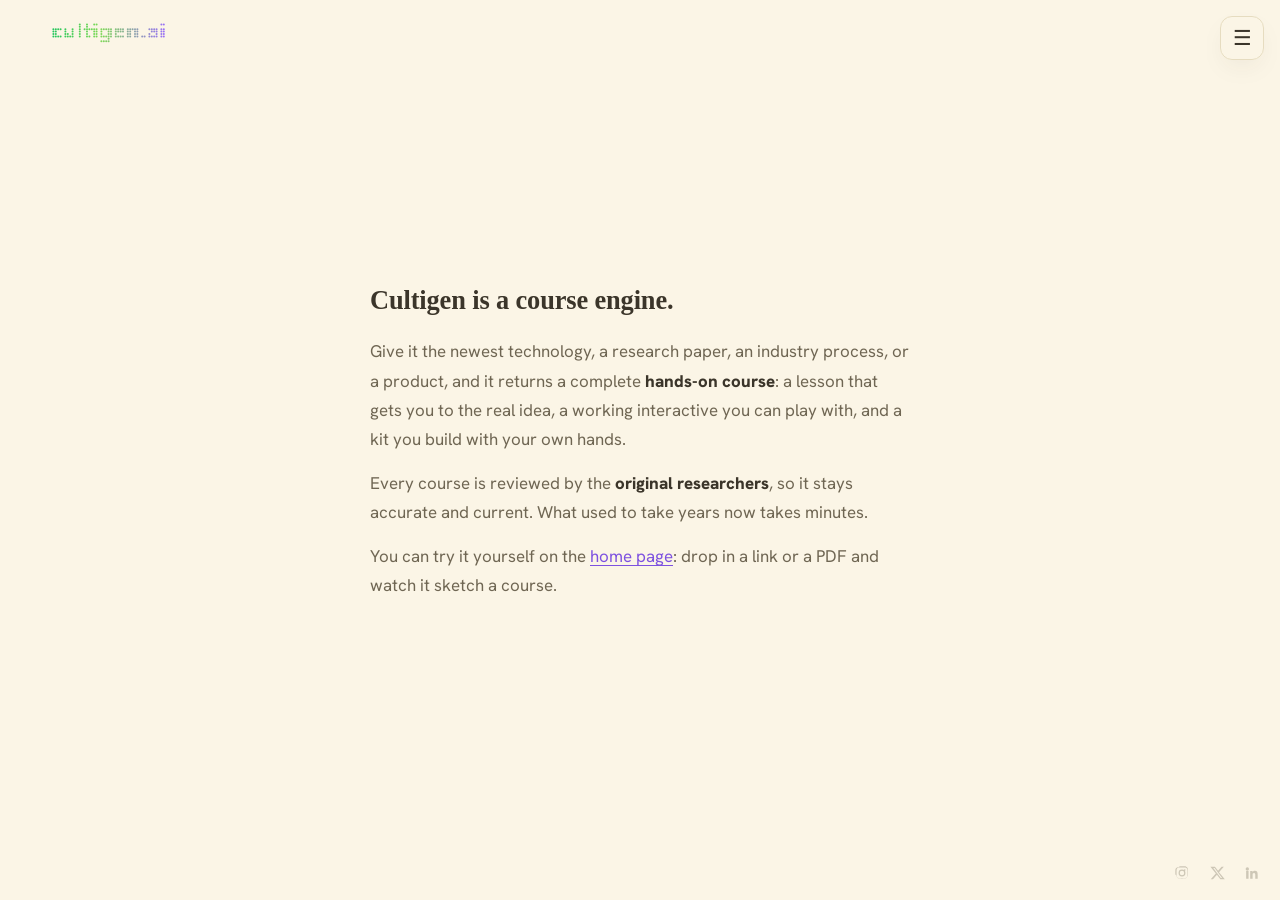
<file: engine.html>
<!DOCTYPE html>
<html lang="en">
<head>
<meta charset="UTF-8" />
<meta name="viewport" content="width=device-width, initial-scale=1.0" />
<link rel="preconnect" href="https://fonts.googleapis.com" />
<link rel="preconnect" href="https://fonts.gstatic.com" crossorigin />
<link rel="icon" type="image/svg+xml" href="/assets/favicon.svg">
<meta name="theme-color" content="#f6efe1" />
<title>The engine — Cultigen</title>
<meta name="description" content="Cultigen is a course engine. Give it the newest technology and it returns a complete hands-on course: a lesson, an interactive, and a kit." />
<meta name="robots" content="index, follow" />
<link rel="canonical" href="https://cultigen.ai/engine.html" />
<link href="https://fonts.googleapis.com/css2?family=Hanken+Grotesk:ital,wght@0,400;0,600;0,700;0,800;1,400&family=JetBrains+Mono:wght@400;500&display=swap" rel="stylesheet">
<link rel="stylesheet" href="/assets/styles.css" />
<meta property="og:type" content="website" />
<meta property="og:site_name" content="Cultigen" />
<meta property="og:title" content="The engine — Cultigen" />
<meta property="og:description" content="Cultigen is a course engine. Give it the newest technology and it returns a complete hands-on course: a lesson, an interactive, and a kit." />
<meta property="og:url" content="https://cultigen.ai/engine.html" />
<meta property="og:image" content="https://cultigen.ai/assets/og.jpg" />
<meta name="twitter:card" content="summary_large_image" />
<meta name="twitter:title" content="The engine — Cultigen" />
<meta name="twitter:description" content="Cultigen turns the newest technology into a complete hands-on course: a lesson, an interactive, and a kit." />
<script type="application/ld+json">{"@context":"https://schema.org","@type":"WebPage","name":"The engine — Cultigen","description":"Cultigen is a course engine that turns the newest technology into a complete hands-on course: a lesson, a working interactive, and a buildable kit, reviewed by the original researchers.","url":"https://cultigen.ai/engine.html","isPartOf":{"@type":"WebSite","name":"Cultigen","url":"https://cultigen.ai/"},"publisher":{"@type":"Organization","name":"Cultigen","url":"https://cultigen.ai/"}}</script>
</head>
<body>
<a href="#main" class="skip-link">Skip to main content</a>
<a class="simple-logo" href="/" aria-label="cultigen.ai"><canvas class="pixel-word" data-h="24" aria-hidden="true"></canvas></a>
<button class="nav-toggle menu-fab" id="menu-fab" aria-label="Open menu" aria-expanded="false">☰</button>
<nav class="mobile-nav" aria-label="Menu" id="mobile-nav">
  <a href="/engine.html" aria-current="page">Engine</a>
  <a href="/brands.html">Course brands</a>
  <a href="/workshops.html">Workshops</a>
  <a href="/mission.html">Mission</a>
  <a href="/story.html">Story</a>
  <a href="/contact.html">Contact</a>
  <a href="https://funguylab.com/" target="_blank" rel="noopener">FunguyLab ↗</a>
</nav>

<main id="main" class="simple">
  <div class="simple-wrap">    <h1 class="lead">Cultigen is a course engine.</h1>
    <p>Give it the newest technology, a research paper, an industry process, or a product, and it returns a
      complete <strong>hands-on course</strong>: a lesson that gets you to the real idea, a working
      interactive you can play with, and a kit you build with your own hands.</p>
    <p>Every course is reviewed by the <strong>original researchers</strong>, so it stays accurate and
      current. What used to take years now takes minutes.</p>
    <p>You can try it yourself on the <a class="inline" href="/">home page</a>: drop in a link or a PDF and
      watch it sketch a course.</p>
  </div>
</main>

<script src="/assets/main.js" defer></script>
</body>
</html>
</file>
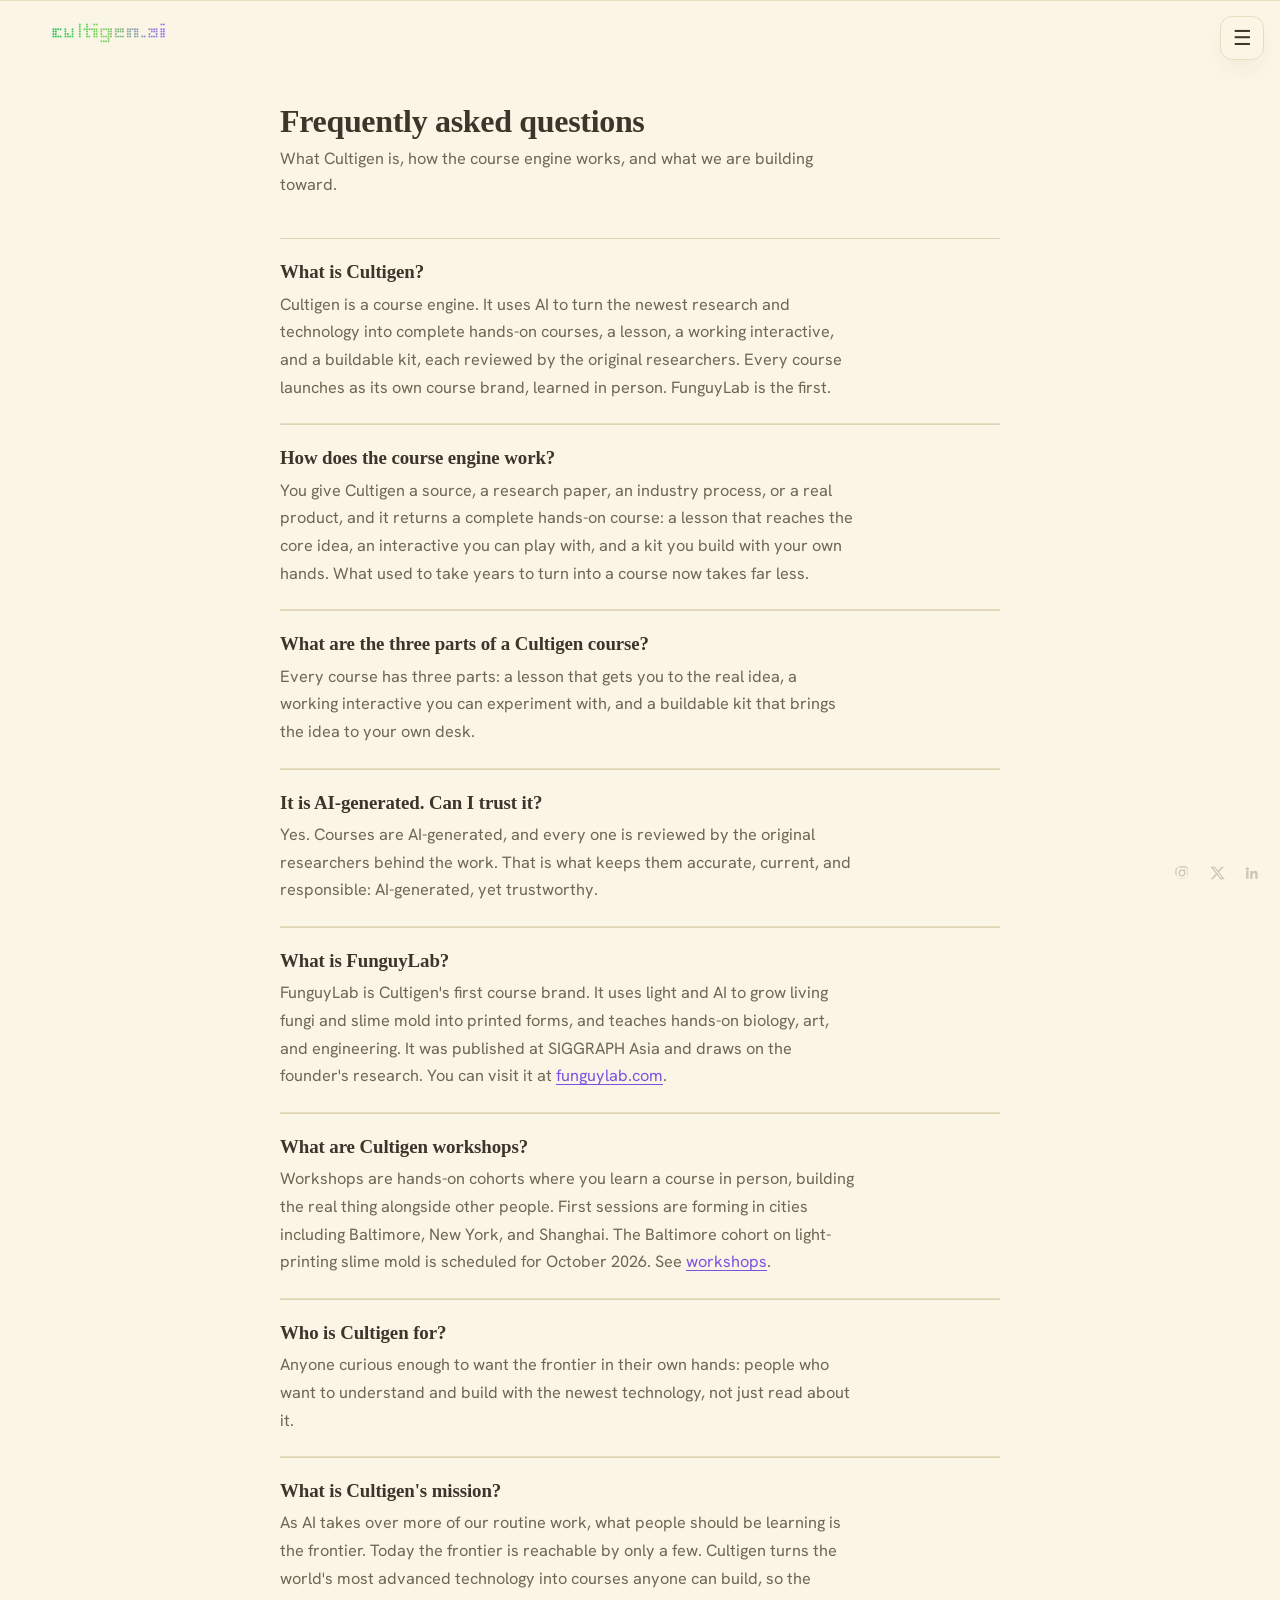
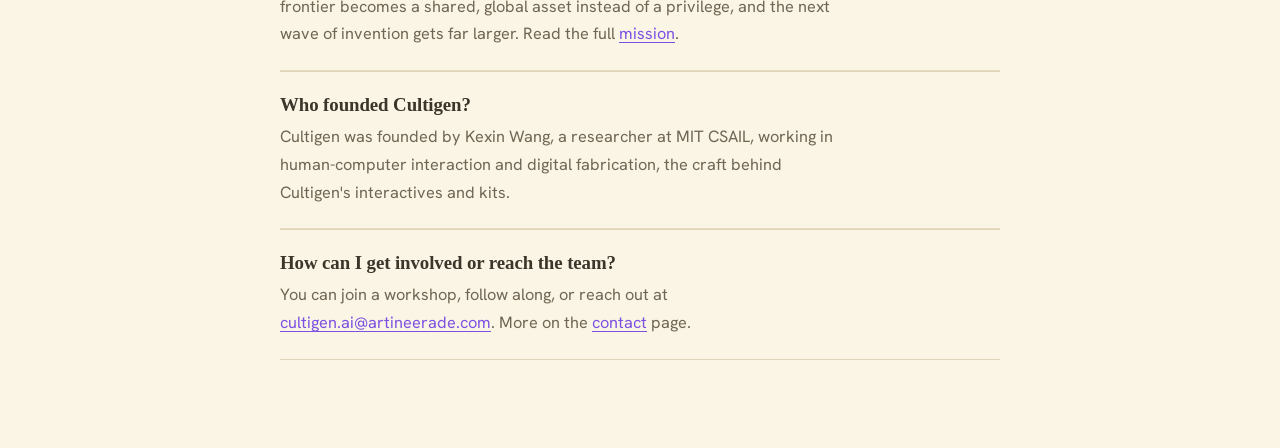
<file: faq.html>
<!DOCTYPE html>
<html lang="en">
<head>
<meta charset="UTF-8" />
<meta name="viewport" content="width=device-width, initial-scale=1.0" />
<link rel="preconnect" href="https://fonts.googleapis.com" />
<link rel="preconnect" href="https://fonts.gstatic.com" crossorigin />
<link rel="dns-prefetch" href="https://funguylab.com" />
<link rel="icon" type="image/svg+xml" href="/assets/favicon.svg">
<meta name="theme-color" content="#f6efe1" />
<title>FAQ — What is Cultigen? | Cultigen</title>
<meta name="description" content="Answers about Cultigen: what the course engine is, how it works, what FunguyLab and the workshops are, who it's for, and the mission to make the frontier a shared asset." />
<meta name="robots" content="index, follow" />
<link rel="canonical" href="https://cultigen.ai/faq.html" />
<link href="https://fonts.googleapis.com/css2?family=Hanken+Grotesk:ital,wght@0,400;0,600;0,700;0,800;1,400&family=JetBrains+Mono:wght@400;500&display=swap" rel="stylesheet">
<link rel="stylesheet" href="/assets/styles.css" />
<meta property="og:type" content="website" />
<meta property="og:site_name" content="Cultigen" />
<meta property="og:title" content="FAQ — What is Cultigen?" />
<meta property="og:description" content="What Cultigen is, how the course engine works, what FunguyLab and the workshops are, and who it's for." />
<meta property="og:url" content="https://cultigen.ai/faq.html" />
<meta property="og:image" content="https://cultigen.ai/assets/og.jpg" />
<meta name="twitter:card" content="summary_large_image" />
<meta name="twitter:title" content="FAQ — What is Cultigen?" />
<meta name="twitter:description" content="What Cultigen is, how the course engine works, what FunguyLab and the workshops are, and who it's for." />
<style id="faq">
  .faq{ min-height:100vh; padding:104px max(24px,6vw) 88px; }
  .faq-wrap{ max-width:720px; margin-inline:auto; }
  .faq h1{ font-family:var(--fd); font-weight:600; font-size:clamp(1.5rem,3vw,2rem); letter-spacing:-.01em;
    color:var(--ink); margin:0 0 8px; }
  .faq-intro{ font-size:1.02rem; line-height:1.6; color:var(--ink-2); margin:0 0 40px; max-width:60ch; }
  .faq-item{ padding:22px 0; border-top:1px solid #e0d4b7; }
  .faq-item:last-child{ border-bottom:1px solid #e0d4b7; }
  .faq-q{ font-family:var(--fd); font-weight:600; font-size:1.18rem; letter-spacing:-.005em; color:var(--ink);
    margin:0 0 8px; }
  .faq-a{ font-size:1.02rem; line-height:1.68; color:var(--ink-2); margin:0; max-width:64ch; }
  .faq-a a{ color:var(--coral-2,#7d51e0); text-decoration:underline; text-underline-offset:3px; }
</style>
</head>
<body>
<a href="#main" class="skip-link">Skip to main content</a>
<a class="simple-logo" href="/" aria-label="cultigen.ai"><canvas class="pixel-word" data-h="24" aria-hidden="true"></canvas></a>
<button class="nav-toggle menu-fab" id="menu-fab" aria-label="Open menu" aria-expanded="false">☰</button>
<nav class="mobile-nav" aria-label="Menu" id="mobile-nav">
  <a href="/engine.html">Engine</a>
  <a href="/brands.html">Course brands</a>
  <a href="/workshops.html">Workshops</a>
  <a href="/mission.html">Mission</a>
  <a href="/story.html">Story</a>
  <a href="/contact.html">Contact</a>
  <a href="https://funguylab.com/" target="_blank" rel="noopener">FunguyLab ↗</a>
</nav>

<main id="main" class="faq">
  <div class="faq-wrap">
    <h1>Frequently asked questions</h1>
    <p class="faq-intro">What Cultigen is, how the course engine works, and what we are building toward.</p>

    <div class="faq-item">
      <h2 class="faq-q">What is Cultigen?</h2>
      <p class="faq-a">Cultigen is a course engine. It uses AI to turn the newest research and technology into complete hands-on courses, a lesson, a working interactive, and a buildable kit, each reviewed by the original researchers. Every course launches as its own course brand, learned in person. FunguyLab is the first.</p>
    </div>

    <div class="faq-item">
      <h2 class="faq-q">How does the course engine work?</h2>
      <p class="faq-a">You give Cultigen a source, a research paper, an industry process, or a real product, and it returns a complete hands-on course: a lesson that reaches the core idea, an interactive you can play with, and a kit you build with your own hands. What used to take years to turn into a course now takes far less.</p>
    </div>

    <div class="faq-item">
      <h2 class="faq-q">What are the three parts of a Cultigen course?</h2>
      <p class="faq-a">Every course has three parts: a lesson that gets you to the real idea, a working interactive you can experiment with, and a buildable kit that brings the idea to your own desk.</p>
    </div>

    <div class="faq-item">
      <h2 class="faq-q">It is AI-generated. Can I trust it?</h2>
      <p class="faq-a">Yes. Courses are AI-generated, and every one is reviewed by the original researchers behind the work. That is what keeps them accurate, current, and responsible: AI-generated, yet trustworthy.</p>
    </div>

    <div class="faq-item">
      <h2 class="faq-q">What is FunguyLab?</h2>
      <p class="faq-a">FunguyLab is Cultigen's first course brand. It uses light and AI to grow living fungi and slime mold into printed forms, and teaches hands-on biology, art, and engineering. It was published at SIGGRAPH Asia and draws on the founder's research. You can visit it at <a href="https://funguylab.com/" target="_blank" rel="noopener">funguylab.com</a>.</p>
    </div>

    <div class="faq-item">
      <h2 class="faq-q">What are Cultigen workshops?</h2>
      <p class="faq-a">Workshops are hands-on cohorts where you learn a course in person, building the real thing alongside other people. First sessions are forming in cities including Baltimore, New York, and Shanghai. The Baltimore cohort on light-printing slime mold is scheduled for October 2026. See <a href="/workshops.html">workshops</a>.</p>
    </div>

    <div class="faq-item">
      <h2 class="faq-q">Who is Cultigen for?</h2>
      <p class="faq-a">Anyone curious enough to want the frontier in their own hands: people who want to understand and build with the newest technology, not just read about it.</p>
    </div>

    <div class="faq-item">
      <h2 class="faq-q">What is Cultigen's mission?</h2>
      <p class="faq-a">As AI takes over more of our routine work, what people should be learning is the frontier. Today the frontier is reachable by only a few. Cultigen turns the world's most advanced technology into courses anyone can build, so the frontier becomes a shared, global asset instead of a privilege, and the next wave of invention gets far larger. Read the full <a href="/mission.html">mission</a>.</p>
    </div>

    <div class="faq-item">
      <h2 class="faq-q">Who founded Cultigen?</h2>
      <p class="faq-a">Cultigen was founded by Kexin Wang, a researcher at MIT CSAIL, working in human-computer interaction and digital fabrication, the craft behind Cultigen's interactives and kits.</p>
    </div>

    <div class="faq-item">
      <h2 class="faq-q">How can I get involved or reach the team?</h2>
      <p class="faq-a">You can join a workshop, follow along, or reach out at <a href="mailto:cultigen.ai@artineerade.com">cultigen.ai@artineerade.com</a>. More on the <a href="/contact.html">contact</a> page.</p>
    </div>
  </div>
</main>

<script type="application/ld+json">
{
  "@context": "https://schema.org",
  "@type": "FAQPage",
  "mainEntity": [
    { "@type": "Question", "name": "What is Cultigen?", "acceptedAnswer": { "@type": "Answer", "text": "Cultigen is a course engine. It uses AI to turn the newest research and technology into complete hands-on courses, a lesson, a working interactive, and a buildable kit, each reviewed by the original researchers. Every course launches as its own course brand, learned in person. FunguyLab is the first." } },
    { "@type": "Question", "name": "How does the course engine work?", "acceptedAnswer": { "@type": "Answer", "text": "You give Cultigen a source, a research paper, an industry process, or a real product, and it returns a complete hands-on course: a lesson that reaches the core idea, an interactive you can play with, and a kit you build with your own hands." } },
    { "@type": "Question", "name": "What are the three parts of a Cultigen course?", "acceptedAnswer": { "@type": "Answer", "text": "Every course has three parts: a lesson that gets you to the real idea, a working interactive you can experiment with, and a buildable kit that brings the idea to your own desk." } },
    { "@type": "Question", "name": "It is AI-generated. Can I trust it?", "acceptedAnswer": { "@type": "Answer", "text": "Yes. Courses are AI-generated, and every one is reviewed by the original researchers behind the work. That is what keeps them accurate, current, and responsible: AI-generated, yet trustworthy." } },
    { "@type": "Question", "name": "What is FunguyLab?", "acceptedAnswer": { "@type": "Answer", "text": "FunguyLab is Cultigen's first course brand. It uses light and AI to grow living fungi and slime mold into printed forms, and teaches hands-on biology, art, and engineering. It was published at SIGGRAPH Asia and draws on the founder's research." } },
    { "@type": "Question", "name": "What are Cultigen workshops?", "acceptedAnswer": { "@type": "Answer", "text": "Workshops are hands-on cohorts where you learn a course in person, building the real thing alongside other people. First sessions are forming in cities including Baltimore, New York, and Shanghai. The Baltimore cohort on light-printing slime mold is scheduled for October 2026." } },
    { "@type": "Question", "name": "Who is Cultigen for?", "acceptedAnswer": { "@type": "Answer", "text": "Anyone curious enough to want the frontier in their own hands: people who want to understand and build with the newest technology, not just read about it." } },
    { "@type": "Question", "name": "What is Cultigen's mission?", "acceptedAnswer": { "@type": "Answer", "text": "As AI takes over more of our routine work, what people should be learning is the frontier. Today the frontier is reachable by only a few. Cultigen turns the world's most advanced technology into courses anyone can build, so the frontier becomes a shared, global asset instead of a privilege." } },
    { "@type": "Question", "name": "Who founded Cultigen?", "acceptedAnswer": { "@type": "Answer", "text": "Cultigen was founded by Kexin Wang, a researcher at MIT CSAIL, working in human-computer interaction and digital fabrication." } },
    { "@type": "Question", "name": "How can I get involved or reach the team?", "acceptedAnswer": { "@type": "Answer", "text": "You can join a workshop, follow along, or reach out at cultigen.ai@artineerade.com." } }
  ]
}
</script>
<script src="/assets/main.js" defer></script>
</body>
</html>
</file>
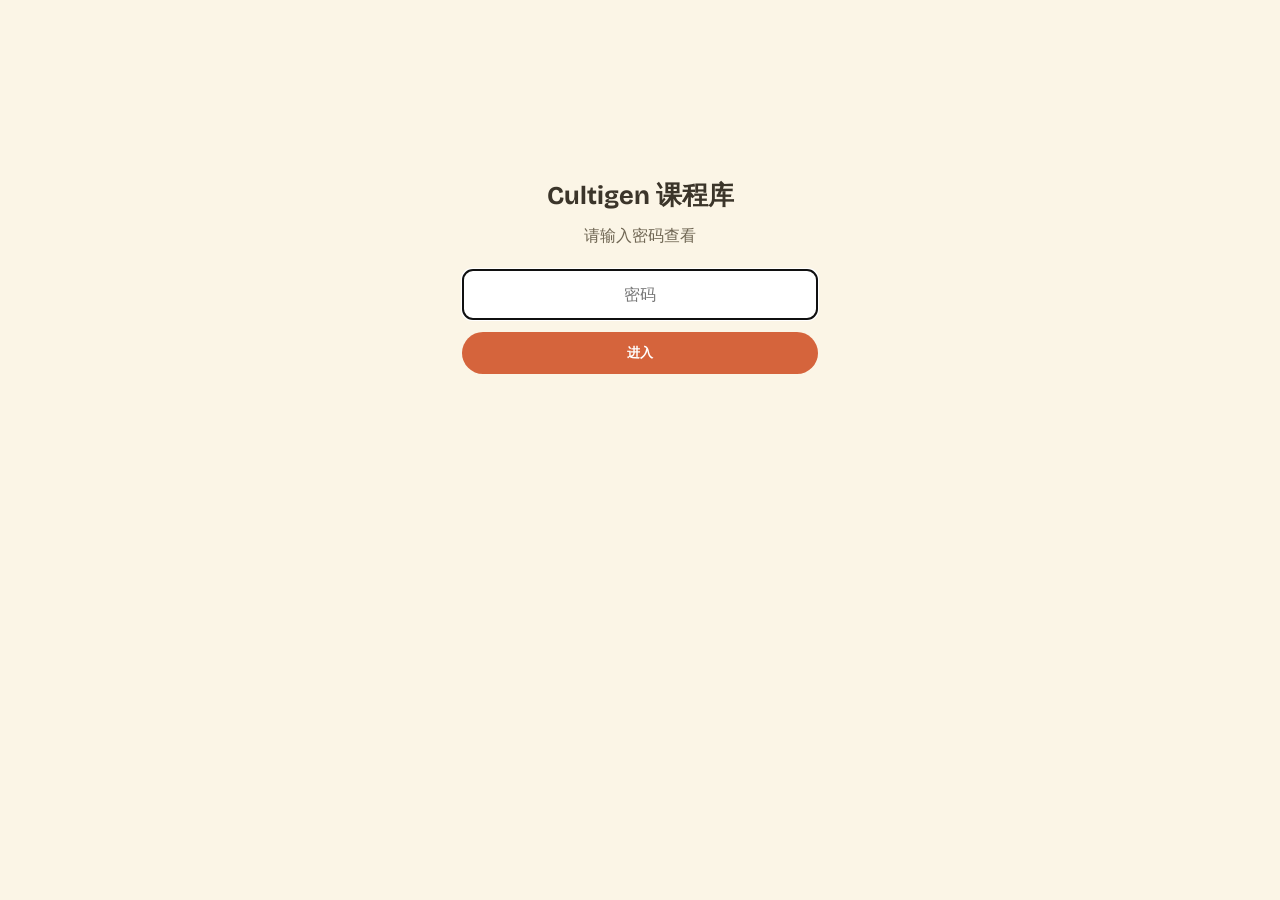
<file: library.html>
<!DOCTYPE html>
<html lang="zh">
<head>
<meta charset="utf-8"><meta name="viewport" content="width=device-width, initial-scale=1">
<meta name="robots" content="noindex, nofollow">
<title>Cultigen 课程库</title>
<link rel="icon" type="image/svg+xml" href="/assets/favicon.svg">
<link href="https://fonts.googleapis.com/css2?family=Bricolage+Grotesque:opsz,wght@12..96,600;12..96,700&family=Hanken+Grotesk:wght@400;600;700&display=swap" rel="stylesheet">
<style>
  :root{--cream:#fbf5e6;--card:#fffdf7;--ink:#3b352a;--ink2:#6f6653;--line:#e6dcc0;--coral:#d5643c;--forest:#5c8a4a}
  *{box-sizing:border-box} body{margin:0;background:var(--cream);color:var(--ink);
    font:16px/1.6 "Hanken Grotesk",system-ui,sans-serif}
  .gate{max-width:420px;margin:16vh auto;padding:32px;text-align:center}
  .gate h1{font-family:"Bricolage Grotesque",serif;font-size:1.6rem;margin:0 0 6px}
  .gate p{color:var(--ink2);margin:0 0 20px}
  .gate input{width:100%;padding:12px 14px;border:1.5px solid var(--line);border-radius:10px;font:inherit;text-align:center}
  .gate button{margin-top:12px;width:100%;padding:12px;border:none;border-radius:100px;background:var(--coral);color:#fff;font-weight:800;cursor:pointer}
  .gate .err{color:#b23b3b;font-size:.9rem;margin-top:10px;min-height:1.2em}
  #lib{display:none;max-width:960px;margin:0 auto;padding:34px 24px 90px}
  header.lib h1{font-family:"Bricolage Grotesque",serif;font-size:2rem;margin:0 0 6px}
  header.lib .sub{color:var(--ink2)}
  .courses{display:grid;gap:22px;margin-top:24px}
  .course{background:var(--card);border:1.5px solid var(--line);border-radius:16px;padding:22px}
  .chead{display:flex;justify-content:space-between;align-items:baseline;gap:12px}
  .chead h2{font-family:"Bricolage Grotesque",serif;font-size:1.2rem;margin:0}
  .status{font-size:.72rem;font-weight:700;color:var(--forest);background:#dcecc0;padding:3px 10px;border-radius:100px;white-space:nowrap}
  .src{font-size:.85rem;color:var(--ink2);margin:.6em 0}
  .src a{color:var(--forest)} .sum{margin:.4em 0}
  .tags{margin:.6em 0} .chip{display:inline-block;font-size:.72rem;color:var(--ink2);background:#f1ead7;border:1px solid var(--line);padding:3px 9px;border-radius:100px;margin:0 6px 6px 0}
  .outs{font-size:.85rem;color:var(--ink2);margin:.3em 0 .7em}
  details{margin:.5em 0} summary{cursor:pointer;font-weight:700;color:var(--coral)}
  iframe{width:100%;height:520px;border:1.5px solid var(--line);border-radius:12px;margin-top:12px;background:#fff}
  .adoption{margin-top:14px;border-top:1px solid var(--line);padding-top:12px}
  .adoption h3{font-family:"Bricolage Grotesque",serif;font-size:.95rem;margin:0 0 8px}
  .adopt{margin:0;padding-left:18px} .adopt li{margin:.4em 0;font-size:.9rem}
  .fb{color:var(--ink2)} .none{color:var(--ink2);font-size:.9rem;margin:0}
</style>
</head>
<body>
  <div class="gate" id="gate">
    <h1>Cultigen 课程库</h1>
    <p>请输入密码查看</p>
    <input id="pw" type="password" placeholder="密码" autofocus>
    <button id="go">进入</button>
    <div class="err" id="err"></div>
  </div>
  <div id="lib"></div>
<script>
const BLOB = "zInuSEwl3Cal1BkpPSWgtQ==:sSzCbiyRtgnqFkED:lDr0lftLMxzoFBO8pXKf+FsTZ1Pywtx3d8MK883Q2Z+IvCZhX7eANQ0srk7zGE3eTWNR05rNoeBMp/MTwstKG2d/AE43kHY2y3bBDg+Ym9lyVYAxgyDU+VD79SQg/HbZ0VraktkZHnpSXfuwoER67dHDScEAZsHQBjsr74b69jDdWW2IXalg/YdnK+53cwPymY78otoOH6z0wN/Ttzqm1YtzIAl5khIanuyhefUxgURyCxgsnEkKrk5tM9BADRj4EmkafZ68HydqyfZMmmJdv7j1Qy0RUl2uPkeZbGGT/NyfvVGlqo785gpYDI31IqwfPW0zTqYqIUHH37+98aiCM2XSeuboWlhqIqokINFwFZ71hl3sTSwj+puq0BIx5wFodA2pWO4F9/pF7v/G4KXakprqoncSznmSQKrVfwprpdYg/MHk/O4wvLu/DJ11+4h90+X6Dug2RUTsDcCOI6BSXmFLmGkptxZ3nqfxgle6kESHJ29r++ZoqZrVr+wMLvAjOZ/HgBsWGFu8zAh1nM1O9OQtblDevdzz1MMtLSCySOtuP9V3TFlSkavCSlO5PSy3l850Da1pmX5NfjzCccw9CX8RQGLQPvcRsV23RJUJyB1ukqDDyfRgt+nQmEA8bx6GJYaIg1LBAXNBvEoeEsD3bAyBNa/Oafuh668hv4el6TUxC+rGdhQG3l5e106JIjtCgLk1ZgnwFS3VpN3yPzJWo9zptBKcEzv52l4ZKXxIH+nkgR0bDa8lzivoiOx38D93oUi9452DirAftdtA4cMZFSyT0B9ALpEQopHulkW1qzyvCLozduxCOh2CAR/5V1JP2MVE/8IDBlzgmmg267xopE8pN0uZqc6y4MYoR9s0Oqs9lyrPPjF9OyHrjJxN54N+VvGgNHPRKl6en6efrJ0d7af+A9T3eqVkBMlVBxEU7xbDMMsb40Vhl+H+6cVUz/Lw//e8Hct0xytYoLSIGNvIPfhSAyjvvYURryESmjBpM+KYwkvjo5usuCMKUp8Nn6SKVN0+NUP12llXi9ZYdX2+SKxNhA5ojeKma2sGthlHO3OACuiKYFM/0bH1Hb6ZQPY1GcIIosbMs3iTBnZH3FHb+qAmpxozf3RCj/Z1/x0GbuyY/k4ALR46jlPfhEx+TdeJ4IIx7wpToAjrbPX93Bx87apF56aeKSHcn6P0W/8rjP8NCy53GVpERIB5BrGRFnu8vGAQIJggYblf0y42ha1f0QYxtZIr08KzpwQ7LkXw2ozTg2A4amApflCCE3/KVXKbscThORSVcbuDY0TB1uguSHasJ7cp3ExW1NHQQloRzceMCLgZ8JPTBkchJMWOve6K8ZVuGUwZln6ZXLbIVJHLUUVQ4Jv3R8SdcyTMeALb2RT57UFQiB+Ae3LLeoQDfGesFGLT6osp0la9sG6Rv/+oFe9FpvvRsnIEM++DE5eeYV/qdzUAcr3SNnzS2v/r7PKG68DqdsR//YypF2Y39YH24H+NmV3NQSH6Mgw9k2s/K0p493pRXGNbOr9VW4CLtHsjiVkzYkdWEbL6UniDJYTlQ7gASH7UJHOokSkU3wVUu8QjzV94NS+mibERuLpiV2IOxoiGACVey7PCP8R0JQ0tpn7Zl2az6H7QqHOdt/77sD2tcUG6EU7Q/j7VOkLhY6oSznXM7FA3I4jeUYgrAxhNnclnSrddbevvjJrjp96f0eGAC52BlSLuR/TtIyyA6nIDAa6LjuuYgxIrsbtyxdSziClw2KkZyTfJTOuYTzu/0xF86xQC2kJCWcwmD4IZx/GAo7UFWviq4g3HcYqGleMoXbBkL53rta+9shyoKHc9Q5300+kdrO0M4Cmo8bBw75n67m105k3dLGag9epGdbRggTJsG/0KLVKblXS0s+SW5IAKHhRxwoMiI6YqGsVMrwFeJ3SPvMym0Bh55i3LJVTcaF0nNoYE2uV/oqcWb6akfd4N1Jq3pUb3Plk2qCTAirZPrAOBhORxKqpKk5Lab8o3EKD4s8V+EKjGW54F4b4dcIRNy6YROkhq7LgAn4tI4YkMjWXxzBbCh2SMYjhtmLg/fe32rSxzn9XGO5lzIOjz8hezmyUe2WjHht+O9UGj+V/ZdLk9ryMEFuXusaf/8IVgU+X4LNBqT2yBzarrWv1JS90E3qFR4wf/eNpz6XaqPmYyIneCNPJoZA+sWYJgqIEml18Wor7/HGh7X9ij1kzVeN+SGSaEjFdJ/EXwJn8HujVybhzHeNrny78ZwoUETWi37EnAOHMh7WrQ+6/PYAUr2oeiA1ExF03w4B6bVIy2Tt6u52S/EVZMAFD5k4ktc0hlxE6vHXaf+0iDPIytTQ5hlFJpfEo/XavAJAwLsRzJdlNDED9WPwCGFq5K9zpgoOGd5MBskDrjNMoeQH5naMJoQNaGX25NZDDRRUjzlTjQYQ/[base64]/yF+GJVTfjb26maqyRst6UTYynGYwx0/eINOtmPflxm9q1kqTaPuYVfUrOm5bdlbW+V/NL0sS/4WwiDV1BHLQoPbhHTd1DqLQWQQgnFjsWLXBqZECD4F60Kp8gXpbiCiOveWsEWfxW9WBP2rt2CqQiY50jUV8lB3+FYkFRF0eRtwKooEdV5M64Sk45fAapl6y4KAIo30mQpOEGIUzJJkLQaR7jfIecGugDq++SZqAreuptgEAFoWqoNT/KrCOJEaCPxugwW1GI9s1oCcHOHX04KKJmRu9ggketWm6eUIo/gxPV/+Tk+qTSsCLWTI3Cf8XOf/[base64]/LW8QvJCfBPCNSGFWJc7YSPNmcrqjkZu2uOtTuKDsEMEDiTw+iIrHbYuXF3D39jh1k1cbEH0Pcv79Cc6t/AKzuxV3bnze7UAmpU78lEX9dB0WMG7UdRdNyeKpW0iJ2h+yS1K+IEeiaRD2hoQqNgTD04skNVYvV0Csqk5P+9VZVUcBGJfosZUEILBHAyR7v4vd3qnJknb+8/4vKDFX85y+oW3JlD1R3T2W5y03LNCTsLPLg/1n7/3udwXnIsZnXyq6B9M5QvgmDanKP3UwjHOypPJhK9BvDDHkFa8biPfPqddakF3ofdyw78cImXyBzbIBDwqE2py9eSFRmfEpHhIH3+IXgzSOVYf87VgxMMOgiwnD7rqEBMHnPgLnRRwevwuedbazPwW0zO3Qnb2cegf5VME5zpRnIvoJpBJfn9m5Gju/oIO2OchshbopbrAia31Ju+wqDvhIPiEkqjPkEFakYiEsUN/nwydVVwGL+u+tx4fQxPqlwXN6yyKcoP3wZvjTQSNEYfbWx3uCiVSmiBMn2rtzU1W05jAgrZ1ZPfiiHPZmvDd8bPFzZqawwBS1GPwXKrnucPYWPrQq1PcSHErh1gKQVfyQfYu+6Zl/U9fQ+9Xr6KtBWXvh3hgoHXzHwOZpvd5+RwliLoWmGcFU8IXb7+1UnCbT5D3g2Bru2CHtqxLAXXkHU7DBvH/uvC6UKOBGQSyuphlg/dT6rxoEtevoJBG0mMQL3ZVba/TFvlYa1leHCyA3Q4sASLksc3CH2KbKZRNZOuzWlobxYgN6CV4+lpskg7dO5qfE39N3Qj8ZuRoxbd8lCAORJZwo6rN1c7VFijCSoRWHAg//3ElHvbWVuSsf79EESRjzAT0RopTZgfX3CVq0k02KSo7DhS/SeaW+DUg3+YFC/dYykYbaTq6U2SYsNH81Bno7ApSTzVqy6YvveRwTCEC4aotW6su4ImNUi4K3xA1PRDJy5TXQyzsaSga/+0mUstl0EoWASUlaN/X4ZzmcofPZVytytN0vdp8LRq0+V7siHwyh+OvdbOS5G7QmFLu+82hDQNW84fUViRBQ/YUGZuW9NBOMZRwVPXaX8Ui1gQxlmJo0nX/rF9R8c2ImR2LY9v2kAafgvf93dnx7+vmRuPPqBzOEeRPv9gZ1OLl1G2SrtVQTU1gGLj64pMnjQJHFb0Oee87agWZ5YNfHq9uLcpLTcvlbkcPfpbIp40WeOYL8X++5kuatFvytE8EZ1+NWETQD6JJld55L0H62HxxZvNcg/v8rOablg3jxKK1MARjqf5sM4Mvkr1Yk6LqQnDsewLaTtQ6KxWm1fWApsxBO7Ed2FfgD3LHRY5tU2TvDtSbRFnaEI0AaKou/I9EoS8ETt25ncO+6poz5YQcX2NuoF7gLEBT49BB9tUQZPAxZs9TCfZM6ZspKTpgmzKF9fWTneB/ivFV/3Xmhe7wP57vxCN4eQVlkqGf7zA/21L/WcHadfbbtj+0/HzHQyuKW1QE1sHWAkcNQ0Iu9HnvnP7Q/Q4tspftPsLQuSKcl7NzlmOJfa3Lp7L9SqlvqjG9YnXTKZlksBUKrDFOqFA4asfIfr1dQ9BxxJsCtmNA95w47PMHqksh6oXXu3Ua2mq5SKgeh58VJ2tvdw6/Jqekb4Yhceveve4DWS8OC/thxIjgzqc6Ys+XryOEwcIBy22OW/xthAP9HE5vGY6a/OXCzFXbRbtaLz6ZAY09kHoIzc0gH1tXVubTWUjTgtEezRxM8cTyyn59A/4Iz/bY4FKTWuy/YgYeitkMyeDoJ1IZlqo6N5FFiAgWHcrNQZMfNfHmQVe/qbjWg1YY8HNXXuhRR1O8ce/O+sqTm9bkZnmON9MXiJ3QuQe+2GSBwhQKFosb94t+2P3Q1/z5NlJ9Cts7Bc0czf9QDvV/RVomGe2c+r2aGkDenjd8WqCW5ERHjUvH3YkSpmeDelsgKFszLUzHPo25oywa5y/ktgwtodPDOVsiIEfd0xYapLFOvVCf+r3N/LYzDOfp+TYDA8MtO/Rn0WWv9OL481MAfvAoGmsSzRIBdKmCZHdKsbxh3yZiVJ5KaYzHGRzUbB9vkAfbRJBOlXomdd/O3TvI0MYer/65ks5wI4FtY9/8kbnrk5o3lU7Chk5Mqcb35Lq+/u8G4EWq61kDlg023Ohrl84hA06UEs0I6rQYhNFrNhVQvcJsYtgBnt04ef17pyz6veLptaiYenaC/HjwR5wpMBqmpFv0yoNHLkGP5PcvPfYLELvkL5HP5waKINRt+tjIj1Zh6aWNaI3XNLh1WOPmFmAc3sr+bHYEpFvVGz/BvPQh32PDEKgoYCstPyvqj/i1R7YuBEAI1XhmyVsGyfpml3D7dESNMcQCnuaaF2wsh/BFitudhGiBYRRjYYKoFzIOng8d+QT6/q0O199980f0+VdqVwQ/pJWRHGL08nBHaRV47xm88oCASDUwZdjwetM87SLZ1raKViOtQVXohnurscwFgHG009IjIyMk/+4zrocXImXtusai0l0MtI1knzeNBaJAZ6GWwKbyllsbVHlQ9a7ktTc2G/8F7Gy8pbW6WyPfgZDylwlA6WIe0LGW+ilL8et7Vyi7vGmJKoFt7pmHlBsWtAUYiAchcZxTWAzZopqKG0RQOE/+NpJ1awkj/Kg3AVO5m6vm6hMZVF9YZTnOWntyYLuSA0IkVW/bDgNH6UdOXE2GKJbn9Ggw03+1YO8x2tJFZqUe+arQ4qZS5XjLIFhSWHTQMPe3cqcfEtIRCMXJ2V4TTL32KSjS4V9/4M5ACwrKm+YNB1X1nUGgKkrMnNEs+GuHqW8+5wQzH99oBmRgO7+fra0N/cCDoMrv3vUptXiIueUw2iNEzNlD/VktFK9oAYiFCL8XrALpj1fRjblBjbXv8hzTOhQw7ilg9JeLE5FQvjAA+AJdtGMcklCfIy9flc3dQ6HcN0vNSEhuUVYAsA6BY5osqNASttmODG7pQ/xE4IvFNExJudb+CbWeK3QaKZsuErON4DYtfWeCa3EalvP9jBXhuMlVU0XiKpKOWgnfOsyC3QcD/4H+7TZ8n6ax39LOpCOONZik4NBpLJ+KFr91fEPmswKwpW7mvyuJvTjZ2o99h1sYRQCVYd4xgpsTIfzfJLtyPpnv48qX7kzcwo5oPKT/f0xK01jCELU4J0wECm6NvrKgb3ghx+LjsaD3XJDgC3C6ka27xkZOkKXjOhyHaeVj66CnYJSNCH70iPxpHL5Yaqrj5kLkQuvhJk57PHv8e6snhkPHOqyWl8YWH04qKfpDdhh4Rtl7lO8TPdZbTBK/Ey+qvUB1Rg6nvesJokpAJpJWxJF3A2vGP3sjOYLssbvmhzknzt9ndT4S56cWhO163wYJw932gGMru9CUwzV3mhNTsZlOTrj0DNrc4B2sktN7RCUdmbv9VgoTyBHbL7HHi1S8nsIJMBy9W9oW283PZJzbluxxQQtgZGMyLD4YgqlD4sqONcLHJag4T/sOKk63S1hDdM7SRph3BL2z8kOVSo5CEUptiLeuskqEU280/48DvrabWDivRVyL4mLNLKYsxX1dVxulpV5NNTdcniav1Jx8e5EIrhohcskWisflFZWHWWc3mLrdgC2j8FXC9Wi8GvvMxULUagpqckTleXQyDcTm4cSxgcbqb6irru0be1SB7iPMstG29w5u/Ohu6EWUsWEcnuGu+8AA9MOn9XiT9GpbGJwf30i7rEPBPDRo4e3Q4b+NDOM+2S/YtKicstk+grl3wlwWwDK5G03Cd//[base64]/NiNNIb/8XYC/V3KD99Sfv/d7Bn0DAowhHzov9+zGx8i1Mkr5C4W7Pkq6eEAn+C9sZOEroX1mSruRo3EAflv4LhnriY/5J8trXAVbCsUl6eHqJXfkMpeBqmHES5yNHhMy2+2KhfXH2NI9Njg/of5UwGJPJfy3gPTmFnycQA77nJ/dS196IcC1quwJVZFqGGxNhfIIXp6wSUeX9WXK/olWbsZFjiGzBdYFVOyRIaMeYSvzg5VFKOyRaKYYImw1HwVs3HG1X24U5g4IbVAWe6TeiRu6LIS0WcpnaKx6+G0VRLiHFXyUZA8SBql9irDzeEyd6rBaJZZ3//onwzRSEHFsZwY4TDujBPgSMGzOo8eWGRe8Z8IRSEgkF6rCn9O421jH6neTJ56duFtupk9zHBLOjU1qfeWiagsZJ/LR7R6C8LPUpn/Va7iZZTkrpGW7fVUwiooM56WQiDMPK0VSNLvrYN2i9cblX/Tr4qkcsfT5tBeIsEoOsKOa1dsxmIv++lZeKemeIn1rg1RD5IN905pfMj2MA6SydK31TNSqUYS5DqgyS2Q42QEcSyicT+D9QRJ1SI0pc02f8eGMSMzc8TiGtAncTF4qBCmojx9yYWzj79X8wr9/sGM4xiQrIwLy34YYWbj3+LW4QS8BCtWkPT4bk/M+kNU5RDN8wlcj1aZGCWODNyR9I6F9Rkwhovx3eI4vvA5oVKdZRJvKjJkGTOMhg9r/t/YThuuzC9KEc7yZSxHIjLM6ZPwQa4OAqkszQ6YBnoyxZJzwMy97IhvfyQWJoaa8cKkWlP9Tm88fjPuC2/FWIOs915z56QVa7Ajs5g9smkYEND9RHNzro0jgwHr4Wha7Hhsf2yZT63iqmbVhg76qXbbCAMo3J6/J5zBStoBhntfI/GbGfPCxVCYzPr9IrDYmbN/qNjINSFJHYjORG0TES2IKgrqhd7kKMXbJR3XIaBHt1OCkpjxLjgqTDBs0anmTlhot511yUzwebSxbGp26jQJGMIpp9TZcOkeUQvnItVL2U1z/5b6M1x3T0x/vldOoQDEdWmToA5PXe4z8SOZsqfETYM7XwKtTGL+e8bgdGZrkMsTsOmOfY3maXjxT0XDnUknW9rpUeI0+q6UwHhuz9rL/ZQwouL5R5Zo+AWZbAPcI8L9Kn5D4H0JGu5GELTpIJNvU3XMcFURwezcnnQaORe0mXsKb1+TSXk/o3reazGcyfJVKKLBhnNKeiMMy2V4hfmhpgx/0tf9UFNA55bGTnFQ8RpsmvOUo2DsUlvBi1KG03FATwVlcLIp0Z+Z1BNgBKfnLm9AgDCUwj39OBk/4bvnVKSB9lBjpkBUXvkruktaJiQtTf47W++j99OeStD9/kLDAY5q5+hzM88phbRl9fA88ZG6GM8cQvjsSkxKQaP68z5wPhw2KpzOHeBn8pj2tOmQ12FaOHzDqhNWv0X1BKxIb75Dv9MsBIle4d33TzQhcOt0g/U40MNs3zqc66+M1HwoeL4r3syrsv4OysxNUpYX0Ex/LgbtPwJv2fOwwZwJHfWqGbThhPAp+JMFxYts/eqRg+YtiMiw3kw84yRficKLMnVJhRTG2pGWGnxrfmEVt2R3WfQSBp0HNGB0SxgGI4sbN4uiPr5t3sR/9lvg6+25BNRPe/MTtgmQfFrngDWAiIFccLh/b9lltkxZSnYTIRQ22d2uSFWE4PqjBx0H/[base64]/G8SfA9rUlXpnVaTE7CAqJo8AfgjPa4aHYUJ1xODLWlC+8UF8YwLwIgNF19nrqSCRZogF/jf/8HU/8JQK2rkxbSwqZxT5oad0IiUicCJ49LDsgMpRUfmuufiBZyq5XxWyPPbmKHKOq83Vnx1UMUCFLVN72SMITqZ2N5Z8ZOt8itdC+ur0AbvcGpNReWb0wp6NZCHrj3muC1JlHBY68XUUai+Z/9x1mAiekxTgA8TlnhBtMereuerC2xmRz404HYQ0t6o/U1SggUeOUM2Y3F7co0Z+vNgKdTDo+1KLuFaEt8NBe+cpZjPaYKnR8mIPWSejDVus38IG4SUIh/rWqfwflh8k/WnfrA+sFSPrmmzKM0MonGFVWum9zWYyqUcB6+LWUXTYl9hRW4kfZ+WRZ7BlCt9lqzEv6PFDtsgC9DSvO/QWNrHIaJG4qeyox3UhgflseDs6PTQJcpmj+bLWOR+/NglRTkJCSlJ2l2GPXfaDBs4P0iFPFJffAivkHv9U0PHJJFY9Ab6J8Vk5SrmZoMjwfn4qZkbdlPeAAH3M7kapvqSGgWZ7S3m5DP+w153vxMUZbTx/QIMD4jcbxPHjxvNfElj2IulqZJlfoycOnqQHo0EKNpgB9JCB2IrLO2Tp3dgX5in/sdcIoekG7pQQs6BU2/3k2Q4+om/wzHqe8GLPl3pBxe6WYHNFRpHg2BbJuowHs6dh8ufmkW+B4O660PslTZbj6UXhz3ucNP3lPpOuDaXvaB3NN/XxSaGThw9aOwYqk/Jyjpq/HDLa/ART4rRR7t7IyrRHAwNfeleeDec2DV/FXH/RmcpeVDiAcB6x4nXEbg/fRFhwtyS9+LoEt1JDxbAjlXc/[base64]/OnWylIKKXmWOrzLyBU91p+0A1ETHU7OTxbScxMNtKvuZct0ZJMFBp2pbSRtG7XaNchpIw9XefiMwbStnq2NLVWJI50byNRwPXHn10/kyD6DtCk5tJTeuoKdSpkGLiRSsoIvMDWcTYptU95vnKCSLsfVyIzqnCCiEJStzm/9RLfNnoz8MBRh+txgrZvNCE3KP5IUhXqdBF++FbIXfEpEsHrQz/dCJ4k7LHs8BdENHa/mRZj+xraH/Vz7nUZDO90IJBkZp11xfN0g9XIdj/cAHESPhyrpkPhADkIivHCev1Yth73Pr0d2Ve2C79EFsLskv1LeJ7aojsrGDJKJkpjUeaXZEcMt04kQ6j8fCby6348sr3ywPMlTm/0q63MsUlDo1fw/bo/hQBFISg2c0HWakUTJLSCq/yXdB0qBf8JxLPu8GoeU/2xwDVi56SpriduojkaewDq2i22VV45blJIPxAZiDJJP3r5i3Oqul1aAf6eGQR9090etrwqMyoSYGFWmz+sv8IWQQ0LZnuqBLodAp+rdAcxBtj91cfcHbXYDlBRgm20tt/1KrjC0/6bTx+SkDgb6zc0Lk8s6+CETC3nz0XiuFEFId82Xc66b4AASdjSqfyPmnNTAs6nY5dMmkkrme0b/rhoGl4j8iVhkzavwCnSgp0xR7RBO7DXZJlI2I+jR6iMV9XpQMQ62m37+0MaKWNnYtAqvCPHQT91KPwVqv1l+QrwKoCnCbgaNldAAFsEITF+pI+tIrUn8wNYrVNVLUarf0ix+2P1GLs6hU2Ovfew01xUPgR/k7icDs3GrRzLWwsxkDnD7MHUqd/[base64]/Vhdsb583TC8y4l8qbR+FLGffsgk0IHydviYjZmx9+0ZtzZgJwMP9aMqMeAVG8mOcTDNQWl7VHgmuUtdIVA7y39qd+x5rmGaE30pbTrN+dBo9lhjag673XdextnWMwvctLq8HZ1lrNpcw7IgFDa0YPvDSbud2UJm7QKfZJm3Y/WjIWbZkvGNEgSXrypCTr5jR8TDcP8Wi2DGC1WRFj9oxed4SR4L8N3TwX6b+xUiDqnvxMHvXSTf4+gqACtNOd3BMuFdS+C59BZFVOsONeN0XFJDLx09m+C7iIK2yA8LgutR/9xrP4kMIX/uvNeOPcDxcuxhMwhQ6JUCWfaDxe0EogyD+0y4ZbUB6Jm2JewQhGslH/[base64]/djR/idR6KvJLmYRaYvVHQRJujLWg6b0vTuNOIH15C/DhHmMA89FBoBRgIilgG5LJr2gMHTrWLrvA9EA8Jn8GcoYatZjAXkEws5izjhcdQPDkv/2F7SQVbvDzBlCseYtV9R/56V4P30fqXuGUaip2re9kV23XArFqzxVz5A8Wsbva/CXBb7o+f5Rg1USoP+x27m6C3es6pWlRonsRwxkHVjk7F1MQDxRU2cvRjxQnNqXoACq2Nu8VBZW3sIQTHODQH0sqmr7Nwjr6uF4GjCurfrPQt+4KPIxycLpc6v6ueyEIxKthMH2p8/OmnOmiUioUyAfDgBYIvhF24u1ho4zSOmAdKUOlrIms8wsuvtUwc1C3+G4mmwAbcqIZKeJqnR6AfQWjkdkRkR/mUI/2BQgMmyKO1BRn8xheDKxNUlwz31cEXPLxQ+md8equ5pZ9UqZPDiDlY4hXBRZfwGZe4FQZqJXEoLxEeW3T1QCupckNXQqgz/ZHySf5chEHh2WIQGPbeiOW1+EXfrdjW917w/rmftuwtblTrnobqPGNqkuR3rYE3Ep+mp1RT0hDZ8xAKLj9ZqDYTuakAIwEkL9oY001AadUNsiZr/+GPMbJUayDWr9J/Z34D0ij5DNRLH+bt/uHyhxyjE9LmV5xXU6t8a01/pVfCPk5aw6JtI2kJgVp/dWmYzJuw3ARoQqRcIQelyc9ffxvzIoc8i1c01A8CdLdE2RQa5l2u3DnXJBb404HUCFoKZbxvem8J2ltRN1ovm7qXQ5UHn1mO2q6lBHt8YQmbGS53wIHuQh0GP5Yf4DDEqSN00OO+01biO/0qERtg9g1znQNnTT/HCm/Hv/JVj+DCNDigkggwPI67R7WpTq2jMl+4wEM5AbAWcE2lY02hVetjlfKetLHNi8aulH1kYDTR2I1d6FVvDBJLqce+tub/kF+nRHSl61B931Mo8S4+VL//ORsx8fSVgextXLhGy5DVd1naCCI9YlHxNd6CQYUFYZh5ZCnHeIu87b1tc/scgsqwcWC3iOPzgOtFlGOmQH/zscMahvszrujrMxp1ePYUtXl4VOXwwD0y6MQvuhJoGNgADONU7epEG731u0QPaxUvBING5N1NnyiXv4VFUl8YLHenMHlfwWUkwRvN8lSDuxJLQHWjJbShvd55vTjg56pbdOaE0yTSsrzv/6ztMJ6YWmXAbxpvG/S5Qo3Ne+Jh82EuxnxmqxnLEQS8oKZm+D8s5F4zqke8wRKnFLdVQCBpd+v7/[base64]/9Oizy4fzZ9zJEwsqPQJMrRLkK5NfpEfalQNxs/J2WOgOSHnFghA+Rsg9c9HP9OJSnc01i6p1+1x4VUqeJoc0Zd1KiiqPNTq5xExznnEjZbUnG6v9+oJwWi3NJ4XfVIrZIM5XUHuskUK+CHFynhyK37wlEuuSP+7LPxJzkK3Z+O7FmxBD9YSO7+SVJUz5/MExQFpnGF9wY2B/0Szq0wCqfsnOgMCUrQakahcmxKHlRTwbBEYfjnzvrTJoUy4i1CxhEMLvLD7wkGi43w1w4SbFCE221WWaBG3lM7U6S6VxH5cep8j72UWfFWnh1sueFT0FtlgHaCpCCfUrQBVigJpIbTntm/pRvNt0YgBXZnImWX2kMdLmoXFKdDTAbonRQ6zWvFanH/[base64]/H5pSZKiOdk526s1CPgsaHvpfBneDs/qXQAiz8QooCXT+65d9EsvPvqK9pfddLt3cEReUlJ2wQH/3jEGpovb1hZ5k8/KkLCUFQkUwenauMEZR4zxlU8/3lzpdmwZNfvqnpKB901T7Qlx+ErqqH2mwLRl/q8jG1+8w8L0jM2m+nSIkr2IzKoqr68oO9ndz/K8w8jGFH0NADxqpztWcCclWzxmORLLsJ2j9a4CqBlksUwT+mGvkm4GUPYBacqev6Vty9pGSlCV+ogjLDlZF1V1pRyxTwg/DZq+3tEAKLvaUqyvvx1LHQflkVrnXdnA/apD+uC/pfKtnzCIqK/3O/Dbp+uuos6thb1CaNzubGzWE5NAm/7whdvUKU21QDXiPnj3WCoBP3jxvaiQb0ylM56BvIYPjo8yMLXd72Rr1/vaCjHagf7HXJkzQFpHQN6518dUiKT4zG/qK+knMQ6mQWb2B+/LJPEpH4zTZAeC7azQP68Z9KJgrTjPPm7oVToP9+Uo3IOYf8RnwQWqPevmLGBNqeshR+sSeX13NemIk4KyLL1VZhwUMqETyQrMkUF3/KCDndVJAaipLu+l/zEdtqLUJ9w7fT5tSBSS0r/xCJby9FjwM9QVIx2Gi1rBX/iTRtk13KE7kNM/xpm1487/yFkx/z8pe9Aml/a+gtIWpfPfYPs+4UemRQSASaG1vBL7G7qxtVYiZ2CfogVJAi6fDO06dLKcLAI4k0lOFwk/rDiVY6mQQ0aWQSx12am75aX3SsgNAVSt64pLInsSDXhpqAg8voFUAP/jC9lfXKbUe2OnS//lI843CXC8rGYq2BTxr2Lxb/HO8JCeKyzd07BrBdU3JJVYc8F70Vyc7W6asROwsbuIVkStsr96M7xa/8m8Gx93Wauu8x95wm8NmZ2bqu6SJ/TYUXDNvHP3rCcMdBmjnToCQkvvj4I59n0PzsuCmjF532/ciBAtfhH57Jbz7XavAEVob+XV4w4ra3UiHAh60qm1x5reSFk05mEQ6Gz317yWcR5UG9sQG9wLz/tTvy0VhKlQLij8I30keUbrGBjBmzuusV/75otCJeOEUiHHxlUeR8VJzz2pMtqUno0PoIUiaMeQg0zfW9DP2zaVTb/dnsu/NYgTLDtJL7NLaYcJb1MSP+nEjokslqctI01JV7eWMyH9Z4Lhn5hoj+/DnS066rX34lsPQALp31kfm4uJPCz/bcqlOjAUIkO0ahic9qYC92oAyTQWoFUg8xL7BY73N/pfNCvFfFiBOx2VtccPy064djjVTLDBIRr9VjpEnuoQr6UaoXQCmzjrg56SVI2HokQt/[base64]/pNmeLWXedzrGTm/zdGHBqLHq9WGbCkoRj4DYulpU72SDZMs6tTd+7hFYKnWO8BwuFdqJKLpuW/W40kznXzwq1OibeKg2K2SqNFwGvLpLyjfDSGEYKMaR2mMKVjvlHA65m7kC++8rE1ftSHVF8zO5UlM6YhRtLLYLA7w+mLJS3rtldcK/ZVRrbPcOdFgyTBgvQuGNipQaviCR1VJ28b13KfMqlqIiG6ZhLMa3iuSsad+yHsnVfjC88B6wHvk1NrxoXHegjBDN+6TDidejTulF/zsCfJY23OF6F6y6u7crLGdqeoaVOByP3QFw0YUQecglTFw/BC8oz+0f/goSo1+rymF6xyZL6dwk+5+gjwLBqWNKISv/5zn+VmSDrCbJ7MNMPuv7gOtvWTMf3jBVRxreX2cY6iNatvBtfdLmasCVG4puaqe/Lmue8J5msGHGcb7a9T58YDrhHgVVWgpBvT8LYlPzhFvmwpFDcGJy3Y2vRi/romYVSeDaBLMjRrvQziDkrznAtPomkY6QHAz3Gtfls+K0lka3rnyuTxzO8ksyToFkSoQs+pRpM7DaPCksh+pwP5F3rR2Hl131BAhTRYHnuSDU7+XaTR3OcQUIDHmAuPCeCgbTygt99ytVcjtlr9m2tQzIcswvYtRwiF05qa2/Fd8yo0/9IqDxjTBAxAUOgVYsWe2Thl6387uiJQPSusoGAW/j9UD7ek+OD3uvk2DJWaIA57iVhSTTshBICveYCypAOt43hQ5sYNtq9VTiolJ9UhtdyiMu537g74VNmRPt6xFCLiA7Z5BUZWy0IZZVZrMkiPM3gylhPlo/pmTCHdy2am4W1kl6u5zNPy2+1/AFQuzz+H9Mq0J8NQS3Et2ommUnWxkNKYQcrKDMTgmPdigkcLKu/ISICo5+cA5ceGyOfWBFrzlDZMPqusmx6BSX0ByFkTlhshc/CjreYuKkNtM/aHVEJwcsZHyJ/Sld2it+bDAqvckqYG4xKbhpTiCQPGr+JlrLVUXoMhNRjKtWFgMU1ive2wB4Wt8yVJy31L2GkPp4MX91QBrlDoT7oJeNla5Y6T/kbr/mFcCiBfClIKp+DlbOtTvtlnhfgERjPfXy2ZI03Gk2d157SzKqX2KF0D5u/PsSz4H+FIxNOi+xW7RCm32aBLGtD5JUyrntO4jCaqy0nsYpwaAvIQFS30jZfqfwafa2pW7019rCPHiHukr/qe3SzOinGvI+wPsPFnVAe6AXRB+6wYI/kLGDNaZEYnDs3ZyXOxauXNnuo4Sim78Uy1Ej39NSq3wJLwvBy2vY40rZtrasSXrIO2vU0Jr8mJA9qmd6hZ+uhCs7nbir73/IWkzE1g6d3F5ZTd1E+ciXLE2JB5OO+zZjR4Q06Bjh1JaNGgiScfOdzLy4JwKU7jQhuNMDJGGPOe7qW++oaUnaPpk5NuVmv3YjgT34OSTBLR9wOXA3SgP99425e2WquqHFcGiPAd9CxC8JalQmgf6Sx/2M/yh+lMePXzUTks7q+FpBOw2onrn/NJmiE1le04QfvGvuOXrF+q5wYqYuHTSzJLiDSpXg3E+mrczAq+tdf5Ym1XysJNrPsSqeUoX6wm6NWHHkUBAvQhStLVzdoQe//7FUzNsj+1qPmaRqmTW9P2dbw86c3jcoJdyFZjcxD30noU5ICEqTqLG0jj+zVi5A3wAcEMVN68yS3/wyiKraii5cMChUmzLAB/EBm2JZyhc2zpKbsDbkCQ7gdiGs3q93DzW77b7AXGswc/5mF1dcyjjFiqhPI76tnQgpKX5n0Pb0UcnVfDGBYXm1Xh6mzBj+Eddoy5YRTZdcHoJLY83K1VS9Lwxg7dxeWojUEGrj1MaxN/NfJkZ/diV2yV/YL3//FpiFViS+9T+I0OAuHVjnhsWRbBxWC2iSaKqhAkMG3ix4jEv6OkmUd96vSrFDjra4CN+xn+6Ly2L8hksqqZP2PZWZZ6OvgllSIUdYo0cuHJZ6LjIuN+kWm1MEtAhTijdQK2TxZ3UnTpgAkcuN1p/l2y9JBdO1+aAK+GK186MEnOk17VneA5ppU7ksov8IfE62Bfq2wJtyfc/9BtheRfb7Es07WWWM4p/8rtm7jni21ZSiEKVgAe1EjFcGlU4eN0ZW4zYwfpVnRZIizH5DjdimYx7wLOPYXCRQKZWIPOXiYmjqLx6XOdVWmsNI18v9/SlCZNwW5xeqR8Zt2c6ZA5H2+iiLS6f+rDLS3MZqYvLpzSRqVXTsIOI3Th2e2F6JuSFAsVwa7RZgg2boZfxynH1rkQ1K5ko49txy5i9YPx7/PFnhwAbjHmuHPn8biUKAXGqO0TDnFqXtN1ydivNUDth+ZkJ7uOToMc6MkjChI/Z7yekHuWfx2sOfpq66dua9C8/VFciZ8bX+CvXfgxQoSHJn/3sChJD35qbFIxPbfIosM56XXlAW2ig0Tmj4XG71GtbAwF44qH6rTuaapQaJVJJSV383dAWfml0mtleaaANRmEJ2ohq7ofq46IdaSoAagnPEpmlckuXLB45yYvjm1cwz+f9UYeGVbpJJRoA/YS4sN+To1NLnpfDTLKxekRw7z9aVQgf4/fXF4TFCXqJ8ZOuzsLZceJ9Jwvzo0CMKLkJaDLNa1/WASZwrCCUVCc/t5zQW8a/quMapMxwLJoqzrNzKQc5yjppzHMpy3LLpY4ffRYp8oUmitjDcjLPiJh06hglaPRyNM9YaZ2qC4MxfvqUaHaFDeS45bT0fNKtBv9eIrO86CofM1a9uAkghFOMVVJkLbcz+ffWi9AHP6AcXPvj8eTC/lfCplrL0hzgrOJYxgzTbVlDprcYkIRfnMdmZWjIJcWUnyuxFdEK6eO++j6tRv8Pstjea2bE/AoQMbh1ychAYkSojEzeA1Adv2Oil65ndaYF5Hevyl9R7MfQRYIJCWNvej9xtZAyqPJY6XkQZ93u9CGi4QEjkyN9FR2S35XSyILi+pSmvmForKILrCWgT2UE1RMzc1V3wySA6pJUJfIRgyl8eHD27rMtrbLixBWOaUrD7BxnlknQGlhe5AtNA9A2AzOOh+hmO+/KBwdPpSXcTEzwE56qhJf93V6tBvpiG1q3RNZHp8T7mxNMvHi7nkJoxA7G/[base64]/YGoGLPTkEVrE1nPOE5/Ofkd+aL6cjuJa2JQcS0XQohly0HCjt8RLFBJF1L03lz8bd62hIagu0G6+NFB9j5daN/qPzEyxnR/TPcFOEcBvVMdqaF15ANMdkgrUBysm6zijKPhVyp4uGKmmdjlOi5BPvnVgZpemC9wDM/y801T0j5mZiI7r5Emool4eAFIb3ZEcn1tgQqxTdH1J96gkCEjEzv3A3/eXYz3wzrBMz3PwyGc5/cxQJdx7qpBQyzZFp4Pr62HnkZkxoWM3GwYR4cqFv+n/5C7xcUXfilslibozoNA3UgxDw8cJcPMPCM8MH2adbLCfBMhXVaExfCSCaGNfAS0Lmtth8dv6jE+45qa55yra+Zab/a7XWH/uwbQtAp9HBylsgkjkCezl/kd+gicMABpVM9Q8zPY3/BcsVeYKutq2roaHiQ//MTfoGpxXadMKZuowUMlGp7+E9WK0nr26+aFl4vhTwyr6jxw6GHClovU+e8QA2ROZHYPcjdyiNIPGB6gSBeUsI0XrSNEd+XVtggiBJfzZLdVWCEu5QI7nN48JFJwztqCvXeB8Sz0ZAloidzf+bbdB/5A13UYd2UYiXbjJboho3/qDRw6bTqQ6DHeHlCe8KJofo3RWsBtdO6VM2UGpJalCoZpKMhYj+yeNcMxkZQHOMqbm1vJ3a0/1vdL/AUAZ7kQAG2Q48YIQ4EM5RczlppBa5++J7Vuo9mMjbQPFuR+7IHgbyWxFPfsYims4z+GWH5vMDNd+MjfBC6JgloA0FzF7lLb8dsgA+1K+ms4SBO0Z5vXEJARhutd7NObQfUTdh7xH2cEIB26IaVmjtU5RHrKXYQk8TnsUnRPbliYhYbr4xD68tZ/gWF1HUck1fjbLftqfnFFGMQhrao/YxCuPzPk8sRNU7NRElns0/fut/BSuTA68D+fpvRASBKigR6LPzAoVPHWR5oPDhxsDEjlG2pgxAnxYCHcs1SXrB/Zz4I3I7DDdXhk6VHZZYYfdUW3pg1nkArZSZmBMuIMJC7TnAnblDoKPMz861o0CGSJJXPPToV9kFowy7EWY+QKOugX0j9CTi/sopO4O/UIOtuqpz+2fn9NB/kjxYk31ByFFdmWdtd5lD9IuB9whISGeDOVOqnz8H/nE52JLIGdMQKiQyNQLYTOEyCF6+vPQnsKRUKIlQ58FXrt04PUOLWxWCOWBKZiMuipw4DvU6nsr2PpMaghdQ8CqHzP0Sowg21fNJjZgruhySKdKmxzpjC4Wqfr6eKHIcWr56BhKvKnO6TkgQGd/L5RozKQuFO0EWXXBpyOVPIb3TELx7Ez5w5GvxCfaAVYAPu0+pNWAGG0Nc7AjRR9iVBLhB7OzlOD0av33i+eQ1Rv3pO2+qv6p3MRhdQHjnq8OVU8j4YIlIidmFAubXO7S1q7rjEFiDh/POu/Lnp3HcAlTxa3KlSzayrYz2xGeYzdU8MqZ0wtniOA08yP9K/JvxqdXH7vPSBqd5dnkojpD+WeZW3eM4CXoNWAB4CGSUldvz3mK7k920Ee4HRvLtQdDLxUf834B7vznjMuj0dwOshmBDgwL4J3iEOq6kvxAAbSw7r7QXZd0NwbN7uaeWYU6KgWz+X2P1z0slonEZNB/VVbQgUX0lmJnHdmmcmlmANLf1qtNVoUMuKMOzCC36FBiNzwRG0eDrdqa8DXHF4taT05+wGKHcFlLZTZAycJTe/PAkJFTX6hVP0PXooLWSUTSsmU+VL4hzenFmKr45iX5zioB8/Xush2AzQ9CBK2mzRUjoMPFBrYaUd6rp9J/rU0Dc1ecMm1YGtbtToCuLoO9Tg70JnOxucIUYwKy0NFmMb4iWTatbouDxJ1/w8uHfBh4G6XylaD2lYqcsOSh5i7xkJ2RvmPABBR3IXBIFSa57argSv1nXbNVyEzk0Vjs7lcWFuChpSB/xV9RQyd06hs5OQHi7DrnIZDXibPVQu1o0VimHfX3SRVtliQcaJIKf8vAjfKn2XB3hePct/XQDnyW060Tpahf/3e9QvE8xmetOfREZgCE6I4NBMqBQwCtHGxdEkrDltsXWQQAzzz5BxpwMWF053XydViLVWkzKSwOwRx3QmOgRWWteSPOh6jUdE/te5zV9JBCqo0Hp/j9P4syLtAzpJbOQFOlpVsi4oegtzSvlahN2LRiDLxjq6d/6HHRXH1tqDdKLWW3ayMoSOtbO+AfqcA+QNDzBUo5+WecmUkDU70feD98dA33YVXJiMdK+9bqNtyG0qkQ3xE/wh+OzrJC+BMMPMPU0Fg9zJ5w1Xsm2Gxmv8daGokgqrYvHqH0D8oyZfgkiwhUf0tyb+mh6oPFxHKe8aPJxxFAXwJaL5zGJQ74IuFewUgV/S7h7mx4HHjzlSqi4a0UnqsZWTtILuzVOFce3on86bAr0+ep2xzyJuJjqw6C1BSdHzWBWiDHR2+0WYNGc0lQITA0Yg3hdsUxBLOCiB25ljM80QmnG739vhzwyw779n0dOYGsr4LPtgcDawQ3OXtCIyQOCNfbm2PStZ6NTloFe0DpQ/ShH0k4luNk8Gac7Qj7I/HyFfW+Wlnif/SWIncmzJJTHMcHHDmPz1dWDv99+Wt4zLdTwlK2EjXcMbbbDnm2dyA57S/[base64]/Da9TBWT2y4SHpbOBeEpGT9dL+MFvpDYjgRwpq1HClfQWMpS8rbgk0N+gs/SjoEEhXA1DrzQAtxLEEQD0ozORkTswGVaq21u/[base64]/SZRMc5znNYzYVOF942ADZ5UVm4I0BxJpqO5SNepLV5UDajqGMIQnbfav3TRH90M0/5JLQ+p1ze0xtVUxyCSb1hl5ygWhB4ykadiUIFUrkZEytK1CSoe9Bz0GJWmjYb8rgiRAPLKZB9R0LKtjfx5ojTeRXkBMigN0tsZZjcI+5hGSwl4xhyvNYhz+wwfbkyHQdnFs2/4wSKWKkkxeCJ8lG6vGofWHvBFVdVZsoOws1idp1gC4LVSHiL85OSIWvjaVdd6wzjkmHHC0SSbwvKFKHc/FpFOwCRHXPXxnuYrlt2EoUi4P1qRcmc4yNs6HYjvVDbcO9zYvUFHK6nflor7FTxZcBFxNJQ5neNAvHNaHvUhDmXQoyhjBEzQPaFr2/Ck2rYrlxjJIMQBOsP8UzJ+yGqwo4ohJFUDTslIkL4icjMKB0marprRe85xTMwVvtFfb+RqdrAMnQ/6DmCl/RwjdyeP8uv6rnccoPB1HGem1uyk1qEOHQML9wBjLAT5+PVLZY7Bv35K8SgjkX/IPOEYPgyJ/UQSWM9aEmwaGbEddgH0z48afJPAja/I6SHvnvczx9dq0/L63Z7e4Y5nHU5PVwdxSzaGd38z/UJCvPgvn0ZT9RaXvehEZq3SAFfL7T4ut+QZz1Fn+rLmzLpYqBNfzoqFiQUg/xheVLxihTTpL8mXb8p65NLalCFHVInbiihup1b5MM+XkZ9yPBfAmEf0LLghZ3KDxmvQDypNHU4Ff95JXgS4iM28o9chqtBnFG73Llsnc5WNqKiK8dzvZaTHHmb4UZvjC4SNBaKSgqSDDF9lwwXHZeqch2sg34qF+IbthZ49N9RiKjDYslMhwb7Et/iEAs6ZFvkM+PQhYktMomr5YNUC6Zq8Y0h+9qPNW8SaJHOS0hw45LzjBIExZDTTsKbyPz9G1eokiDgdpEJIStyzdSYrq/G+UDBvzRj7y9iXl2EDaKxHqFtNPTrxVkheV0mgaVe0ciHqSIpxJ2quev1hSVI5c4T7XMQwVEY3k48z/ocAYh3OTbstxYddY7TJiX1yCl+r0TZHQ9qrV/bmIN/r5YFALfrXDKVH3bxGCJMm7aZFJWODDcGfTESDnUdi2fX5JLJnXjDNQVj+fygExAyY8rpGwnZJrADE6l3JQ9CNSNN5985Mi2s48b3NZBuQR0jA6zcuKL/4dnkI/MHRnzz+970KIZzG4gmIBax0qenNaLgCflggYnuBRxrG5YU4Os/m5JimzBD9cy3dfmOXRwc4AwyaaO9ea7mCBmbE07y/XKfmVRw8OSHZb5qH/eY2J0DiGLKWrTrUS6SaOrjpmexY3Xt7U7vaUXgzZoTF7+1xPgEWQNiixXqYZL201d+q45OPt6L0xzb1Ml+OT32Xp8sxuC0Sq+jRTe5xJu/LtwwBOxO83kzhW0Fd5i0e7W+ibYSG5egPiv6naPxCQ/WsN6RXdXh3iEK2e8SXBFAJeVQWE0EeBUxuPs7wjM65oOo6t+LDoE5mh97g/fqo1BLYTBULeiv3f60LxPEp3Um43WXbwCj57ST5W62lwY+x40ArFT5KCudjQFNZdfuH9bYqqZvJq/M8Cbcv/+IdS5yWTysmTQBiGxvXbBK7vzC56MNA//et7ERiHTnOE/VZ/eGtbG4/jq49kWjx5hhY48vkN5TJXtIlcsKd/ShxSStus+Nkf3mI1JSl6mcOCIKtvPRD8kLSMIhIzw8Z2l8BgWUL2FHPmNvk5yIBnCE1fssTyKUb4dZduoZImedFYG5gWMRG0GXZW2wEulkBXlCp8PDgBoHXh5THR6m5noxOKBIWu5SaHHz1xxJ+MJZqpnvFZIFEUYVXs9TS/SR/73OuAZQGgUPJBVI+SFutpjTmgIKAFUPHk2tBYvBKUUTm1rVFL8A2Z3TYYDBAqx1zJ5Uv+rKSUNxPkPgZC27X3oO/lbl0XvdOwhlPlIUtuvZE/LxRlOKE3MZECJFqdOC7dxU/tQwbZBb7MMN0VrqnuAmuxuZN2Yv72Rw+hSiDcIolyY2x+VnmgQAY674Ow15B9QF/N0ubDnYdXZXETJhfG0eQYdLBwnaYzpsui1jYU2kjwf+m+z0VBq3KqQo0DnHUzKaQC7niKq739y+TDweIa3W+24O5EPyKDUp05rOS7XKThx/I1W9p4vJmX89KCZJcaRQVsu0UfJvQNPk01VEhGwPRgsJZK8uizlp+/XrxlQVc/CEYjSn2lAU3SrikDDp7/YEHZjl/KPO71sFmuCfSMqCVRHitOCYMEJ4rXXeeHSxoN+S2fOqvR8f2SZBffkB/KMfLGz9KpbMd7tsbIUjPpapuHYy2NgWLDzJCsx3Ye9a+i99OV3gSPRuHibyiPlQdyG7+fEvSNFb0cwA88rnlV7EHMiCFvGtPerhjylplGEXVxWn31ySeZxYSQ7gaPv1KCFCpb2T4JOQ7EWX4IL9KH/zQjXWpndCtYtcXRxy3eQP0Xs2FuNgsRvVr+p/51yWAjys///80G/[base64]/Fdq6CIjR68jlKeQ/ATO6gvDL9kx+vNVV58VUJk+tzYNfp+bXJngzNhbNPdiqQ3IFADjI4y0yH11r1mIkGsT8lwfOm9yDTQ2ONm/KhL+uV7a2riGLfAYlzhWgElOpbCEgCGESvVNWFevwh1yRFYt67EicbBzAI3Ma5g4pdVaR8ke9rerpZCnnRBZOLhwLYZczdtCTSYgfQVuMl/ozg1a3f+/i1GU85CqwxeetBIhDRDiyxpnJr4yAJUxQpwVWHEqQgvcfm9QWBRlcmZcHtCEHozBfyIAOCl/9a5mtOv0ychc+I/QW4F/Jb4WClvGmH4lo872blatkwXD0zRjkGwzmrsNSLy0W9WiGFPg/LnNPX4pPnepBKea8Y7eAL7M4wFSRFhVFfUG/TAmb+qooYSouVAkX41S8sZHg7Ynif3FAJSjXzLkvPDoTWhQnYM6QhHC+t72/XF2ry576MN+iO/[base64]/cOPmktVneXThw5oI2g6PScrLzLivujuk7H271yOBPlPED8+wc0PiC9Sa92T+H5cbnWOiEFyANkKxhV3CnLsx4Z1/5z/Khg9T9kNyjNMtmKfdVV3+hA2HMAKK7EPvlRa8ZbZKZBjcJirOkvZxVN46VY89BuHFh3Jklaqagrkqaj/dBTdLXwK2uJg7vjewMZcD5pnfeIzNgejOKiBfYBC6GLVL2PsJxtkjdxwOzKUvect5xRn6A5Z4kRc2+C/1lapAC9DoQvjNQEJoJOzZe1N7DCxAvfFJ9tlbZlOu5o7/ER6AZqZ3Mxaofqks71nnfYe4kcmXWbUpIPUcoDEFA7c5m8OJo+UxZ2i66rkCjBwngliGPhv8CUOyKRKYpIrukcZXaEnmic5eJzP9kXQyr9472/mu0n6//EZnJqLxir8nvMLFLkcwr41XLf8d4RQrrn3c2HgPUsf8tVL+5YUdrhLQXta6LA7Klgm4YoxqAqCffDyuDLAfCukH0AxvhqJy720AHd09IHJsc1UFGs/yAAlkeXRlZuGz+vHimCuRtOUXqGc7PiobbC3YoE4w/xkg5HxjPBy8pUhxOfNyMlXRUHtPX7Q8DPBtQab11wfJ1r/kORfbBACN93BC0+SsNHHXz3wvWwpu3/7Q8RmmS2vmxOf6zs4t3l/bcZoCsylPsyojcEH7CJo5ujZoojpwIwIQ8nSluGYkqXG5DrbDhzGqjzYveHRw5gyJB2GhiUQEoUVG2tAnd3KDzRQtStOyznsnXC89tnHdaqj8SUGZfM72TQ1q8zSxaE044z5EtTPzykpWasa8ycX25zpIkZYDOO3pvYnJuM7Lle8D9o2B3tp/yKFiBKMaLJtLCJ9/goEfhjHcIpjGPyPPT86F3JMYnVFQ0tefT18GIoxPv6B4D+Q/E9sVDhEyOZxoPYYSOvYgUCeX1UKzMkIpS0FB52YS+OQBG1do1sTPzRXoCYdFK/[base64]/GMipEgXoksQMPHLm3YmctX/P4qqrYqBMTYSwCsN0hvCcV6r9Qe5EoeOgO/u6Q7n2SGn0QTWas/dkxOfEoGKbc3CO6tzk/Zu4jjbnhMEy0aZt8DG40NFfe4P7cAF5xRBbJ3inDn0d1mOW0xc6VdqTftm8KB1Rt89ep99/[base64]/T/qSIIhrQG7WziUh/ODAoQ6aupcjpKJi+dKHTZDsNMWxHB1jE5CxHFne88mvNPGes8f1Nf89KmpcpsrQcaVCT+AB4/70ZGfvAeV+EwYgQOAfrPKWLitkbfenVteT3L9B1KT2X5Txlyl13I1txGPiP3jETAl4A7Caj7bgcJQ1AgheK3P1X6G4YYWugq0f0ffypjaMhtak4dI3GFccUciJ9oH2hLRAsnVMbB6LbDMTPmz6G9twEwqhcqL354inoCP5rtEgZMTlH9EPcVC6b/sQggJbD+2NRZ//A0FRzqy0m6yCQPYwcGcLSiutia48YEE/DmzjqH0Jo3ew29S1UExbzze5gTGJBUPBey3tKaI7IcZra30uNJs9fnPnaETOaIXedWFx3Ej3N7D9/uZR3um1VXrm8I5KC/VUVU3br1ahgOxbmEPlV7B4LnrfwKpFxRH08VMVSkdl4FiTfWDsI/swEkqbBVOEbhsFU1rl7Apf8iNpU+VEfVn/Av6Te9qX2bYvkXlbX8kXM5dIOHtbUt24a1esVYWNnxp37dJXbk6gUC0REX/heE/xtvHkeX/gGEtIhsh60z+1j9lpp1MlO/CJpOa1GmrC+j6Odh6Yzz3gQ7ELHwFe5cM9H/2uj2z2EJMwH19tGXxfzY8sVBYRdAov/72rdo/VhXh2Ep4j7pCZBP6RvoUFiDBz9n0Jm2PVsy/woov/kKOpxqeQLav5GySTzPMwzmXJIVS9bUZ62hlAjBU+YUbFVC4GItbDdfp54MpShpHQlLLThoFZP8U5wjutvSE+lQKXEl/zT6si+Iyvz+oQ+FylG/gvi1aqJlsmxK+40yC4n06EXezZINF7T8Y9APq0E9Ihy5TAopyzM+u/[base64]/Kqdnl9G32giUNVsPDUeLUpWuT6Cny0361ucWIPLiqV3Yt1h5CI3AnNv7D0eNP/YRJ2dDipQgJDKBx5U4Mr9Jjd4LnDJMGb3P3iNMpw2wue2e4X9pPTKjXHkbm8wpeM3nYTSlPTlGj/d/qF0LnX8FcMa7sjcSBQ4492Dn+7J4tPCHjktYHeY6hWDJG2VP8Xzq1yD9qqGkYny2K+gg33200u/USQ+QZAVlCDb0Mgh1bmvtGF+Js+KI+LLNrEbnsWYHNu0NEuaCoLAJtCzomTJodGOBzoO62zQdee8+uyndKoONsSookYIoz3hsRWmNFAEPG+MHLTcTdPyZTfRFpOSBDpo874xuEgSaptvMHOd9PCk0HEATU0DDNc8Dqxy1SAAX+LZ/l6T9/v9hS/Q3azy6mn888oblbsNoZt/jstAYormX1NNkI6EFUx0ItTzpzwO+nNV012Rwxo/g1AAPBGnf3jfAhdWPdQU17ttIXMNVnd6qWD7xIEUYWr989FR94ydlL9srvZgVV73WepUJKZB0yhHubPW2jg/QQdq/[base64]/[base64]/Csu0s5pvrNpisDDohS8VcQeU65olUTGSzOJvqO2vJVzCl5L05Kc1bOkn0/6uoMM7Ak61OJ6jslIpTcB2JYpMw/533ZMM4uWSqIzeeCXBUlIY/eyDnixMWm/BnALfcPbnrMFI9NtPk0V2BnrPVErUUCxPN0Q2Y9gmYCkRNKCt5ORZQz52Ga4BQ3kMzhAivLyqUPvxsioOMAKCVNhdzLRirgTS3Oc7ySOaXk+IGymbnyR0or+efN9XBnbiLpMsbCpmn4510Ndmllb7XkNg0TK7WfPPbL2hWku1wUaEwDKZTNNDeMNIhM57/CIcYQ440/PadWRxQkX0s+ucDlic/+bsu4sy7gN630qfUEJVckVELbhA7Yu/S9JihJnTTUiUdIHwG5ZO1WZPbnLOFblykUynXdkGn8AMDcxsHaDBwslhKIaVe518P96dfDOCxUyxP9IksYrs9bAB4knapjj+mpNhs0M6iIC38wZO9f/[base64]/hKrI3VqbK/6kjaWR4t+sCOLSIJm17CJM5Ygt1B+3u05GaOslQSpXceDryVG3ChsFg75O7nyLCZLrZ3X9ulXo/gYKpWuJKnc0E56tfFYe2I/rbiv3lGRefo7V09IuknmB0wyDtr4pp/M+tnltqHl/[base64]/wcr1AYdbT4ipf4IVqwn4Vv3Pzm6F4LBaj00Odl2b3gevR/ac8IZcuxcPcSrjprlDyBWVuXus9N92uSwCeUKMq+xyejPKa+P1fQNYFY0b2IXjZcFaLRxkwzU0nIvIBABTKwT+gpsB6AylfyRk/QM3bPg0yXo2eB1xtGHbpbn3QxpCSheF/Sswj5tYR64CADE1Ycgyt32a/ezXu1+ZHPZKhv3VKsB+lK6zBmpTjBAGmFvQbpBNB3t4fWIEFmLeWv7UMKXFTUxMw3AdLsFCgrGuFB1jEp5I+nSI95H1ymmQxMdTsrZ5bW3RY9HGFrll6w5MQ+pDZqP3nRSTcxv4a7bgZl0U0hAoE/PJtMrPKfLKA1bFlkeYn9oj9E6r40wvTqlZZlx2sFdV6AiyNMFkosUcGfx7RVY2kM6rmcztt6teomZbALk3K67ECuGk0syWHZKWZL7ZZ2z1Ezin4gPaU5aHspZgCW0z7f9IR8cPmaom3HVBFjoX+O2gRVCvk0i1ULjuVp1wRI/4o9hsVXsIqivov9CSdFl0GGx4sbRxCRLLydjq1TRPr5vHPKTa6+wbUdhYwyly0Bheauk3ucYnKVI90/Ck3D+VuZkmfqdHUyZM8VrIpuaa6aXuVs8wqmkmA2sTMVz95m9PB0v861vS3GZqnczYHlcaSnd+HD/+8OAmAguHmjb2WdcIAPZVaBHr6SRgNttrGpQ18AMNoAMBRGEFVERsZCqkb2m1xTyohZ/S3qMPz9puZoi8T2XcvnKceDMgJhMsenuhOVR8k5Fpw+XRJi5KbBU35WI3/0KSyecnhaFn0AQLr+FaKRsrY9PZtsFs2kariGpBUCeiLpCZNHiQ04RV/Xn0KP0cGI3CnRY26Y5j6DOqYK5BQyDJ254KKphqA6INRe7GCCsjKQ5XSI0czJVybTx5jz89dLBhjmOSPIVS6luW8cEsQTK7WCJpA799D++xjSzXb49FM5iFRmnZNbyNt5u3OaNZjKMUZe/[base64]/1vidIVnD1lTqx0sHFbQH22VTBTRmtSyCwT1AO/[base64]/siq3kOVFI0I2lfN59Yl8JXY7WVQvEwZs3LZyt3+aQfbO70oi3vTDl1fCXYK/eQEzKqYCCgh/VSGgjk12Bhd343CtdXf9LD1fClg/yJBc85+1U3xTsKf5YSyJMHjHviYpKQv/BSwJiJt7oJa0R5ppmBjGWLWBulD1DeeHguLfR/F4EFUs+HU2zHQ07Oe4EyNqAVrRNWblecfDu1ScMoGLDWQn0DNf5ZtIgJviV4JypwWuVGMuCvNNYoisVWQGjFlOOAW6cVM7yhSRdxLtPqpU3AcbX16nUjlZ0UpqJzMhniabarPffG+uBWtpghOC7gyPr+fHqLHobw/kgPFWqFRktHo+DKc1S5PsB2Ftwpjote4hVfV45fGIb99U3c7Fw7y7HUd1kct5VTPzFOa3b0RnELFaeE9iYkFuDv0QjqnStgyD3BgXQ5CVkL0rBkKkgE9mT984jSZH1bM+dTGvm7Otkz7UnOVQmsyOiPQSGQGeLPWq8pwAaBm/Lj6RD2kQ1EWmh1S3NgrxTKIqQ9zb7hhgSMDvSC9/6ChQ6CvPIUAERWIK1oLaWKqCirAE/s+CQjRjR3t8RJ8c6eVIb+EOvExoVH9yxnK22MIjax3sjuMQeCzvzp9wgutkqMlCiWrY2Rm52mBcBdVnIuQqZqWvTVcIL4MmJEFwGdHoBJ8FiyX/a4JrlrhwW+usltDlb2qEirRzIjq4P1VtmmAf4c8broQm64PwtGRje1nYwfe3TE+l3V7ViyHSsEyAHgyb2ZspGkxghPwFQikiThG7KDxzvun3v+jo5sBX2DnhVpqya9TuRS7TPakqGsf8B+eSL7al+v/J6XINFfiX7HctPSVPg/oz0bNr2qAvV5FS6UYsHLWzueK3TV+WK6g1VByHMirCmKnJX9i82uHyzP3i6m+fnf7jo/aVUKfzEq7AZrd2zOu8gso3//NN36m8XI+WZBVvKje0/xpbwBrkb0kUMqB5/SQtggw+ASAK3lxFLcnKp3JwsDbfOnJqRti2Rsy5XjE4tTx6aU8kEl6nirus0hBvQ9WvAe0X+KsETKCOzScIEGW/DkLcEb3P9JEg3nZbqACxxnygas7KrqlbMyJusmNW/BjmU73oY5nDILwPGncuOwfumaIz9/t1PlsXkv+3lbmP3SQkqTDaH0HPU7pLJDveRtwCshyR69Spu50y9iUjpIIRV3cU3s+qrKXRMfvSrVhbEBG2/JO0NwC/vM1RODgLUOsaeg/At+qAwQ0c2kVkIgAuVumEvmR1Y64Nn6pTRdRky90tuuJIsKxL1rc+IXPzl3mfSAV16DyciLSOHuRrZU7b4XlslcxJ+uDHcbc4v1/k25S3/ggXbJewC2DJlHjprkq0KXo3O/MSn7jvc5vORnyIxp+jdnOlfHqSFBZG1xv2EKcoX/rv5bi7gpiDuJC3q3EP6dhI86avtwbBXdqp6EXmJLp6WDxiQkTG6FvkY0fCBF/5n0G1uteTUiNQ0lsRda8lT04FKZDbOowj+pKYr0yDZTVjHc7kZPOS5u4wNL31NHTrLPJxbWPsyzSdOT2DZBN908gQS9jY1ZE3orhoM+iUJJEPfCQfgaZip4oB4uH72Im/19AcvPb52My3i2mwblFPPkUlI47of0EpZ3BumqmxNk57vkJnG+QSU3+dCqG5wzjwHP6jf80yMfsaBK4H5LNfHtWKtwnG7TzWbx3BIrZ1fDyI5P68ajBuYRmtkc0i7j4T2i9UlpQnFfdD5YY0pM5b9bKx2BpWER5srvCXPZkNCYQzgR/Z1gYIKaYUaacgC3O3DMn3jMtasmic2RjMNMnangHbxWDLssp6xOT+kra9vGcbX6Je2f/aDCYuq3lIg//CY/wux6eVBgej++COiyYCQkYFDH4zJPkujXREMc7EeeCAAehjnn8mfjIqJwvY8GStx6+m9tIlajRVDmDBZ6yh0+Q9uXU0NMqy+JoiB+NzS2d8J1bXe3JSass4QeGnqAeWnHc+fevvRqMu5HM+E6UiG/SYm4ZID98EhsD0aNHuU1TuNTEypoc2CHEn/D+fOhBT1hNLow3HrRh/sP9LTobJ8DV2kAx/uGgwP0Q3Hn4kh93wLJ51v/jlwcQG396syUF2AymSSBedOqICv8dTLxjWMfNvILIF880gL1eROSIdmRYpHnUYZMG+cac6e/FHoGJGxdzYWmxVlzBhG9j1SuwP4jGU2dw7llhxx1P9ARGFexwn1Ac++2aNU3T+443/bSBmZm06qOUDmKTXI2s7vlJKKWcoAz+awRhJrUiKSXbvSC0zjiQAU8ekXMml/PdVntq8wwiy9dhI+jvyrYNMVmDuIxw8Ci0X7OH7Kjy6wBYr5QwMgq3cPJLhk3/4+22rDcHhaNca8FsMt6gr7VYHZsNdW42I76MmUsLMQfTai6rQ6ZWIWHbVjMKEi8HC98L75J5qIzE6UlxPCNzWQGiOaX+4CrFfpL+7B5fFkbllzIP39U/p4DcioVJAAgjjXquHMT/QuRtAPZk9F/mM9OVlR+rOnjxk4z7OzrZ24vM5UAkaBvWMrabufOSZIbCKz8onbgPGIU4segbjK8cPeSrSBxRdKZT3a9uaCNjOAIlkjwc74hL4naJ7xjUs7THS588tnHxONmctMhsnXvQR/WPXz/d2MMUg7xJcttf40d9ALhhB3wIIofLo+K9WlVTQoeQFpyqLwzhA7FGZnPTK1rc2NUPkBA1vnMongourm2Vfgm+ZgWNK90yjPlWeulTEOSgPA3r3OzmFfLHGHdVVSiNvHuyF3+chinhuvmxHi9469nUAu6NIATvT3V84Ng5DWPIJjmPJkITQbRrHxIQBG2xIt/g1YeA8TymYzR6w0XJoOZ/DSQSXm4Yr8SO3O/lElke5Np2dR2ZFiZlB0KuHgipbZpbFsPCOZwaJa3hNLy+SqkZdyJnvq1GQttVSs+dg6XbnmwvsaLcyTQKZCuY/iFrB7U8BZyxLQc+Gb/[base64]/h2i6v7FbJhOMHVfzyBlW/t8ShS1RFL93fNsBqE3MPLJgvCjq/M5TynrNlCB+0j05hWKCJbAtuaHfJxGHrImMIvMcDqJ6dhxjQ+7n1jZNKzS4gDzCowl3DDd3hfMNiaHQz+vutjHFMuzQUfe+cS9XtRs7p1hiqR1ijKodKnGUzJqmudNnC1o3OIqxT/mWLSQarGplKLgYoDCVuvEfivzJaSxElAk23UYzws28E0V8Jb6mYixAjU3YF41BapCpFURI709bVtLHq8IZ5IkAQlo9prfrsBFnUVFlcO34aeVu3X8mm95glkb+0OJUm66BcVV/s0xDyr5p8AWLNL33HHjVI77NAFSAI5QhTBRwwvCjRGt6zyBRo4UvMw+55G6S1i1qd1nAZ2aPTDFFSKdaV5K5QjbRlxZaf0KVU0t8AK53N3pDHoY7zzQgkpNErM3EODGSXFaZdcVM3He7/gxFcAZwqCPOpcSFfAjPsj2kzrBK7EHfrp8qOxS4mBbBS+SF9wbuQHgMIOTNgU4Op1jKJQ4bNBRdA9cRp7gdE3i/MfRXj9lFQkY3GLEiMK78GThAIM5NuiOSy6njME77SEiDi+TtZayi577WxdbyvN5q73g/EC6G7gQlGNsXQXkWk29t5De9YVDo7r29C5QsvIlJ3ruTAhRGvAYHluStnZP4+vYJTGWZ9B7QioJCaabdliN5dt6Hd+jnSDdG2LdALBaRfhrNIGQ1kX7nmt3ouLwcmMZvoYCIBlu25AlDl7tbE19/Zc2qIkaf5bmLWsDjhfL1tG48NMmZwXPRqWutS0omzHXgovJAMQ9Sl7RhYc4PtDZvfXMGzQ0EdEIDpXwEG8v5EGRM/tuzJ3OHP37JpdyJtf7Y15RZZ3GHmngKzDFlIv9s7w4+R+zhYcUxtPs8VZh6Tc78SrsNj06VwZq6gtND5R0Ro+5i1mnHng9EgwJbiypt5/bYMr+7Fdhax7aBXnFwVn4vu8+h7zUwHoum7bgaQirJ3kg9r182Mm8YaMRZ7RPpvWzhPAa2Oet+V9bMw7JFEt0tqoHX/IdAsEV6xfbEg3nNrNkkyRbRIskWSJGVswxKtrgWJRka1H+2aL/RuwkfOJnFmVoa9QUelZhmq6VrWFNRXMeH5+VA/CPfTlbj5Su+ab49uslxmHcoXM13SPOc/A9jqRQJyHcsjQy8Fhzo2TBFSBON6V4P6DbrywpeVl0RJ7nV3I6uvFrNQIHL6Lxig+Swa9kOVIna/Jby0lNqMyv8gNf/VeRkeShPd3gEOoAecmM0jQgCaTYsaVRr0++mUf8fbF1tfDE59DZeJW3s/FHMMl5hejtBMsudAXb8muDDV8M4BRUEWtmgBYEqBlcB+bI4E6FT/31c4/26CEA5rE4HZ+isVxki4Qwx18Dp2W6I1E5dvbGmDgDao8+E32nQwdcYA3kFoUsLYD2e0lVoQIm5/b+EkLOIaXfzw8nQJjZBwEDje2zK+rDWHznauQmjMC485xReDn/8pyh6bYjG9lNSwammCar75sgS0kn2rVObE6/qRYTjltM1Luvw00+An087SYLRMg6Xmu9hfsdBFwyz0trYRa08i/mJ6TAoxe5IYNUhhN1doeAmJvw+2xE8WM6uKAuvG9pPInW/8c0IrWvtOzMEkCYIj/H2QtfkkpgHVXOgmeQspDscUjNtFp7xLqH0F+qhpiyqpsVB9gpdWQOYePDJrKy1M2VNC+1neGO5At8n2t8B9m61Jr/1hw3HCRbVgtfGpI47qJN+dVzpxMwvNZfVBBSGzAeMkev1PpI786wOkMKlPCOwd9K8biDbcX5vxAP8oAkEwRoYThQaVa858xGtieWV8FlxHB4NjveOPdxZwrmK/[base64]/D8aqIYZySI/rR0Xdo7X4yhvldsK3Du+/68ALK6I2Sga/3pPevJIyTxPDf/T7Y7nkp8N3Fbrhk9N1KrtG+eOz1pqdZz7oPFeIm5fP7FbLTIbhGI1P37mBZ66cGjQCr8Wbg6Rg0wIE1yz17LmyFNTj7DKmH95DcNg9Se+2fmHjK1YTg/loyI0ndbQiK0PO3QOBlACFBby3RO1zn2joP7OuI5VrANi12UCqXLPk6rrUuR2Re7LYoyERCiNAhY4Kqzk8Wco8FWFkI21YH6AzUVaOqHc5bE9rk+JvWCl/lAYg+oi0VqqXs/AhSjQMxfCZB1JnD9mBIYLvckiJ20jKYv59ll7IT4l8GLs5wxkKWe3Mhm9fKkLxrIp5MQWBy3Gal7gJ8SmprZ6TdxBuTX93foFhLEUmDL/WcbSWkLMZT9Pv+JCMazoYZ+HeEmOaiKWki1DhABchVqezlQxozgaEqqehjml2LPyGVaAnESR9Zmu30WzmgSOAvPt7FjtA0XES12Sr2y2eUaJ6+D0EmuqebHp+l9bK+MMzK7XpWBNAyP+LqJfiUmUTGrzpvb4EhQzShgSgHkTi/fvVLVu0/0640a5wGr7XrRrkg1ZdJhvT4cvPeAImzee0FlEpPjhMZeK5LPQOvRjDMn+yvnzLpB38ggJeZew3M+4iSf61FaHkl0r151csXi7sByYRfItiWUrWnoyCmOg4jXa1kJGiw6DbKlg2vKbZJWFahHrFU4+txnxlRsr3QWmj86YVSOGAd5NDB0i7BitRlUZZmkjy3r4xx/6QRsFhYAZQ3OMyIyiiyzLDU+hdLDR2yjcINLXPQW1SBuw21fUvgro1wGM0eD14+sfUKFD+QQP0HAGUgkpSk0yaV0W9CEYe95vNiOEo/15yIo+V7xlF3HL3cY2xeiDoVp9Z/YglCx4f+OQPz76e4lSNHgpZTIjdsc+FuerswGfo75olFE0xFyuedAgvJi2+vvBG5EiJbsTmEaGRS3gVAjWynzC8VxcYuq6MO6s2g81yN0oOgAhAflN3ut1dyJWtSlt2L5AWisArbkoLi4YWZqDSry1LmTOxxzIAPpTVQzwR0vtWHtB2BFYF2y4m1MQWP2016RF/5c5WX805fCuFtIfHlQZpE3M8uvwoZHjjt4Eb1Jo3rc693ARbY6qBkczThWcQ07rg5TVi/VueLy2GVkGaXNxo6ti+U9vB2ked6lkaFWItuZOaTXCcWENQrwP6/g3Kn3ytjPmqAm7CMpxAtiKg5Xc9c1Js5F9Fg4MAtRqPjMkT5qLTpcPXB6kR9J4VodXKxI7RHL4r+wMWwjgZOQg5Z/6o6JoPu+k+dmrPmWZ28wQDg7VpzGTz22Q4Ztgrkaw0tBz16PRcxkhK9USkY3DGaCgsvFrJwUX25pgi5PelcHSWeFycUlLOCCUZQKvtKQErzbFJA+INoog47ZVw5sNtUOmWUsJ/9gf2oj8+Ab+xrMRqnyv5Yf7Fplj/[base64]/aWrX8EGCDqTYvktbgiJ732L3dufznp+pQgOaCa2vlMt0ILwkw1QTiwebtlublGnva60/3O7ycjr9Y1WfSHlUsFWO076N9t6rJb7GOCrXQ+RDxV2c5LyHUBqsxncLrWck0nGdkTNy3/6PevxGCPcwgBXNrIWnAJvfSP5a7cn3mKqcNt0WZ5dTlsa+5iUng/Qna7UYvpQUXdpB0y+oOxja3KdQv0MYRZZFF2bLGqnqOJlVHT38RRa1o7Niov1f8L6r7H1GsmyGaoC+uNZry/zGCgIHQyDxdZWpoYjeMeD5GB/Jsv/T8qeZyjrIq8xidnor+vM2X20jsi+u+34KowSaxN+2YKEN0NMVLQphwGzHMMudwlUCZ9/T/hiRt4qdQocQuXsoZzZ0Jhbsk/[base64]/46/dHtIaJ36zmIgw0ISJjw8WFAoKsGAfX8uFVoHse226jwjv1fVAsKOaGcEH7LFuXWKI36PP8qr8VJtD73X7OOuljzLUhEd7sH+X1vzjx7n59068BdbtU+xAB34w9QJ9OR6bYdCOxSzb5NXrVxjk2l5cKiUKrNX3h/JQ7L3phQbk58P7PydllCYvwWFe498ifR63OI8E1ImrBV4+cSuhaervMvWG5VsWPCPnS8kghA3hHHKnBJlkcgfV6MCK8dsC3YY8O0TyYJKJoLHYcL7F1RCAszxnw6EUnKqogYEtHkvg1S7z9ZSLoc5i167RitssYxNM3kqZjsuVUO6K3v4ZjvMQCJ+jpb2/8TuShI5mLPCZPScChHSPRnDpDKFHmDwZlV0t0juGiIQTalEeiR2FnhYv3yJ2mzfkrq4CK4rVbL5K9x0u94wW22ttY7mJ73ZeqbviDIYnzVq43GIplSr8NyK6O5CqMs4J6YxRiakIzKv5bGgvqDbB+yTgWtCT6gAD/kIUNP65ktVZswP0we9+D5R3nWiRn/vT8/J+V0/OiDiuQWBpvXDVeKdNgagtvC7/brntLoUWWn9GohiMacV5ofCMV4AjfqUQWhSvBUk9LK3yLmNT03ZuPH3UMurIcjyszfgjL5q+tb0QcxaYJBnbOVT7BxWbPMHR5UXBhxnnjkvewcffofwXEGzxupp5plpLSbD4Xt7/eJdtcvZayo8an6wWDnCoTIsqfxByh5DNYliNWWod54bgNAUVwcwLHQimaH45KHF8Ydj+fPSJkq3sh2fRRS6zJ9yaJFlXTtIRRK/mKwOZSiBHNfZlZ9efjco+9X8cPzAK3ZBzpbT87BOGGWuxmXref4O0DucSIUoLSOQ12txTeKBJaHeKvTV23oBNDDmxLbVefMZ3rbnt1B60mrgP3yblTJV9Hs/KGsFcFlPcQFJ8/Q3HrBi4jme0KXv6DZS+pryAZNiuHYY8K68K0LD2dTESN89uUcPBpaEiNXIK22XfuGiGuwGy/UMVo+eQ+MLai+A+VMtrnFWF+W19ox33k+xCDvrpRdxuTQKppAH4f9/c4gmW+RpAgnLvY+Ia5Rj6YiBkgwv/kS9XAyhtBJhy7nJK9wm+dzNWmkBQRK2HwMvuOQYmWkIkRaGltXFUxrjxaI/Urfmajw+yhRoJm+a9CuhMrjUiRJY9NVS+n6/su398ZuLqeP6F7pX1IRS0XpSslEyB3YAIP4TwpsIcNQC33ULateJI6GrTlWRXjTbvIJ0MSDkCMqiHWPRSU3715LZbNVQNsNGMuq+xWt+m+oDm+KmXf4ciuhdl0sllrflNIMSuMJ/4peWRJXv4aK+0xcFoiN4+PwMUwur7LoHZdtoDqfyVAA8GfQLlpvCtcsLNeKvFjr+ub9jJ787HPI13im1YNiPjd0FbUkkhdWgptFLMKngj6/VxBy9OuwGGKcxt4fZnhqsEVgSBjaSK3aQAr8umSasOLOy+TfhEp658HMDdAwQnz2t+ujzanxvBuGK+cNaPKSkujrQs9+QsntJTbUeWA9JCC0uaVF2RWe1dRxa+N7Aa4yp50gO02zUdr+4k5xLJVbQDyoNNomPSM1UW4uf+foYInv9WVRGt36gnlNXT7tYzZPYOG07S/N92PB6fa77/huwxiJQ1vRm5izk82b2q03njO7Dza6TvZRF46qqC9JN58SDboJIeqXjYUefVQ/6WujFmyiGN+9ueNLwYpbOuB5LRsFea0TET9wAZW+CbrQxnFo/xd7goCiSX31eGs4DEhSpOZk/aL5CfY251R0dlwfqRgJvbrDpUbxBDTuDrAzKQksQJnlxQG+ZMJgwl0khs5UcQEizSqDE6bZjr2Z4aE8rleLFUf2lPd7HvJEEgW/SC2fBbJEKHHj5t6DMsxMGbHqnd/1rWmBPnPfAnAmq7jQlaSVoT4xGUrLPkfAoJ31LYDS4TKbsXNpCjZv9KL5NjuWYSzU5+dV5b4nvt9HalXM+mpNy8ceRL4F7XR/Pl4CHbCWIepSS8uQsslfyfyI6fEsCSSwq+zRSk9RqbUa6gnlCIGGNQH72BIhqC+JSwOoXTYXo2TX4fzh5qApfs6O5et4R4SimPCHf8mkKilQ27gEp4naGT0qcD/qievAUdAeiwPv2tcOOqJ/kj33HaALRR4P0Ojk/Q49qcvAjwVgnz92mvjRSPlt7UKXnrHSpTl/aDiLCunmdo/auecMEOztYGuB2esERLyokMr4D7puSfI76MESKmnNUzmq6gs3B6WxSSjyUIz7Z9UoVkJRX2JnGUr15CVmJg9ffqAoNgJTxWeLEDiibJzWgmzCp4Xr8YHHng7xD8Rj8Nix/8MFjDQuYK1Gh66Y1DgNO3d5nFtqb2knGrZBG9erHpoz6zStNXFIN7fS8KmajEvM1yr+fEMyy8tpmOXIzZDtgXIJk8or3lIkSVacE0QIor1XXb7ATgLjzxP83QfIEAd6t+JOtlwj1tIi+/87eKz1ovJ4FIKoFuBMc8i4dU/VkS+qIemeJEQk1PJXNrM+wqwzqym4PZidQ1cIsZoKXfWGKyBqQTbvivcMjJlT4GKkBvJsWVuBMvV83h82tCEVIaKDbqDuoNKjKKbZgUgDIsMTYXoa61BtcFuJApiBnkvoSI1yPUayEcCnWXBixCdQbPqVgTBOqJM25zOQoMyReS35A6jtbaaUJGdo2DcMKU3d/0/[base64]/5wOILNDLN9mJ76aiM4Ap4WFUUBJJafhTUnOQ3yHvNGeO75zp/nfXwY8NPHhvfmzCzrIjtv5cGK0elicci1UeePZnJ6X+OssMO6BM7D5WwviW3Om9RJ5gR+b8LXFUCHB7cyZymk7h+MFdWp4DauQwsllL455RoFclNtjfFIXTDwgtmTZFYbKEfrkWIDBDu1tJKmU5/mS8w82NFzx5paxAck10TKHMtRszDJPeSkX4ccVxHD3O4l0JUPmuKqwc29kJDAJIN5EEwUH97PcS7k5qQ7OXD7HRWsKZJwBB2CjK27Ku0GFHNdXZ/bhu60HIuOuxGTGVgkYvNQ+lGkzlbuVaGiibPA/[base64]/hZiNFTtru4Gxl/UC83jJLhBGrWK90lBp1z1urrsMiRsqreQeJKmG3b/omFLMqu3QQepw9+yTQRMrXhmj0XI7ov9ONIsxLeI4vMqoV3z21i8SoL18EdFYDUAjtj5L8kQYsjQIQ0qvG8rVDfPqPUIejb6RV2lMG7LEj67j6I9xbD42yTnHWBm7Cj8xc/iRMf0GLJdmvUV2USjb5lh5llhIycvmRVw7GvA0fUJY/L2/HDEy+LXBYAn/SYdt4Nrb2K6CwU9AqVbPKmYD4YLAvM4GKuahmeVRgGG2vowX31Wv8jlvc/[base64]//yWf/LGKu0mT975Ugq04PGfJRAgNUKIlVkXrNkTDfFRR/aN5r0k+vsQZsmlVx7KEe7JfDYjhgl81gabQojC6jik/lOdOv8/[base64]/cg0TmSIYlbWjeB6dnqocv6Twtw9fmigwVQ7f61nNUFAZIBNc/YAwoAEsdW58yTj5hNUQOoksEBjiNmC57BNmkPco98wNX4jgWDnYE9lYpTTxg8Lj+J5GbEgvO/+nA7YN/[base64]/slxx4EAN/RH89u/tym17ZDn7XCL8w38N5XLlBJgbX3yfc+JUNFz3yCRxOZ9tFpcZ3jZaerj0Z/rWUAI4gZqd1zWc0+uPEw6iel1CGlmNV/M1HScqtQ5q0EonMmA+Y/bQqjZalRH1xlyokMe+SiuNsR0G7YcVhB3Qvxc6mKQX0TeDfqQgygOcnWp0kq/m8D1lNrNpewHFzCPMlDaIu7CPu1IkhpZmRSO8fTSOhgDyjBxoxgLrdAe/KjqD8EG/1B9+cjIIkAAfsZOX9bumvXzbbwsdiI1lP0mPQHVA+URLRkkvc+cjuA+C8EEOOsAJdVL+dk4a23m0TC2Bg+FWueRrGYgJobpkTNwktJKyrgxUE1dSVRwRuBMBTmkr5Bk4qT+BIjGSs2qicTxmLcBt8KuYOOwZjYuuQACnydji2Ln7VTiawf9lhHa/Abi6hvNcmgCyX4n/BJdhfEmZo8Jh09V0OZoTpN2H8IgmeO6VVb2yEV36xo1E/0M2+nvJEYo5X9ggotDqnD5AkefS3Jo28oIjpgMnpew0Thf5jkY6JG/XuVxL4/zHMbatvCWuXgooN4qdVna43sEmFSL4ySCSNj9yLfkN6hn1XUdDbpa/+RSirp9m2ybUMv8HOod0OrWSwpJ/faGL17WaJGCspCOaRCOknebkRWfsUisiQM3vEfXNV/75qcysYDVMam6B/koYu+0kW7HaiSfNLWPs/5diDck3b/YlkXoaN52v7kGilUgcOb1jzetDWeLfUZc9EJx9aAzrzW7GpyXIWvRnl2XUK2XfcH6RAe0N7JQYIuwoRwGNDF6jtl+YehG1C16l+nu/DqT3EZ9ny5Yc/QQylsoJvTJF6RMom7QM2d6tgs2UaDW0H1g4MNeJPh1eb1ojdCN1OtapZYg2wRxI2MQieyowdtiQlnsunbnR9S7EfpGk1WfBpKtCHdcbfb5KqBsdaDLEL56PLSp7KCAbQsDTrlG0zAZ3bgZPWTR/zKnFlQKakBTKv2mH+oXY5quD+jTkHRQrugj+N2i/Nny1kyqwdkeXx1LXT8W2kXjAuQezdUBlpInebweApl/WbBujlEyaAlUdnVnlpC1cWsuHwZq0+CIDY13BHD8WUZicGTs+AdAvSk6UTYfFE3r8RzWKg8O72jFSvkErAFO0KsyGnaJK85fnPnCUNeovJIsj/MYclAZs04mvWOe2QICL7tp6SRufLDp4i6+ME397AuHAkZaFsg+IfO/RToel01A7aKDRl+S1o3Y67F+THzZubNAE49jo3D+s5AAUYd3AaXZSkkTHT4QPX8RPYnqq99CbxzxPL2FqAyAhWQK1Kg7Wam5mO7a4UQ0IimxxVhvIwfYRl0J25wkHzMKhZtCl+3ywVz+uEnD56SHOqPeImIUL8aKv4PYf7rS8IOMty57ZrDj1j/7KsiUKpX2kQdXEoEjxrsC7pdxe+naA4AchqBoTV2JaxauS0M+4WNEbhQdgsUtIqLXnUVODmzGZw4OONUjRAEzBJT3siT+GdKETyR5nG2bE30LlkbCSAhqJ3AHJ9rXS7Tr0Zeiu9RgQHWGmTMI42x3TgyopdWZXfmMrxR7wC2JZrqE4Y/0AgXQDwxzLUGnVKlr3f2PQEA+8NMwobLaphyVfCb+4RhXXBmkhVykMnfIwgqWGn2jvPgQAayhQ0eMjeU6MEb45mdqBJ+WhnzvzpT1KTvUH0F4hRTm/ojwTRPur0SoVp56eLUn66bR871bmwcG4v1ptsLn6mdJktras/8flc4xI+1nV9/glfqreByRo7RYFItlTeEfNb8JuNOM93r0Cb4tdIqVMvBI/ByZMAD1foSA8w1ggFPnieS6d5Ml3wiuYEm5hhu6L/mGCjUpzKyB/R8V9sjCrRgQ==";
const ITER = 150000;
const dec = s => Uint8Array.from(atob(s), c => c.charCodeAt(0));

async function unlock(pw){
  const [sB, iB, cB] = BLOB.split(":");
  const salt = dec(sB), iv = dec(iB), ct = dec(cB);
  const km = await crypto.subtle.importKey("raw", new TextEncoder().encode(pw), "PBKDF2", false, ["deriveKey"]);
  const key = await crypto.subtle.deriveKey(
    {name:"PBKDF2", salt, iterations:ITER, hash:"SHA-256"}, km,
    {name:"AES-GCM", length:256}, false, ["decrypt"]);
  const pt = await crypto.subtle.decrypt({name:"AES-GCM", iv}, key, ct);
  return new TextDecoder().decode(pt);
}

async function go(){
  const pw = document.getElementById("pw").value;
  document.getElementById("err").textContent = "";
  try{
    const html = await unlock(pw);
    document.getElementById("lib").innerHTML = html;
    document.getElementById("gate").style.display = "none";
    document.getElementById("lib").style.display = "block";
  }catch(e){
    document.getElementById("err").textContent = "密码错误";
  }
}
document.getElementById("go").addEventListener("click", go);
document.getElementById("pw").addEventListener("keydown", e => { if(e.key==="Enter") go(); });
</script>
</body>
</html>
</file>
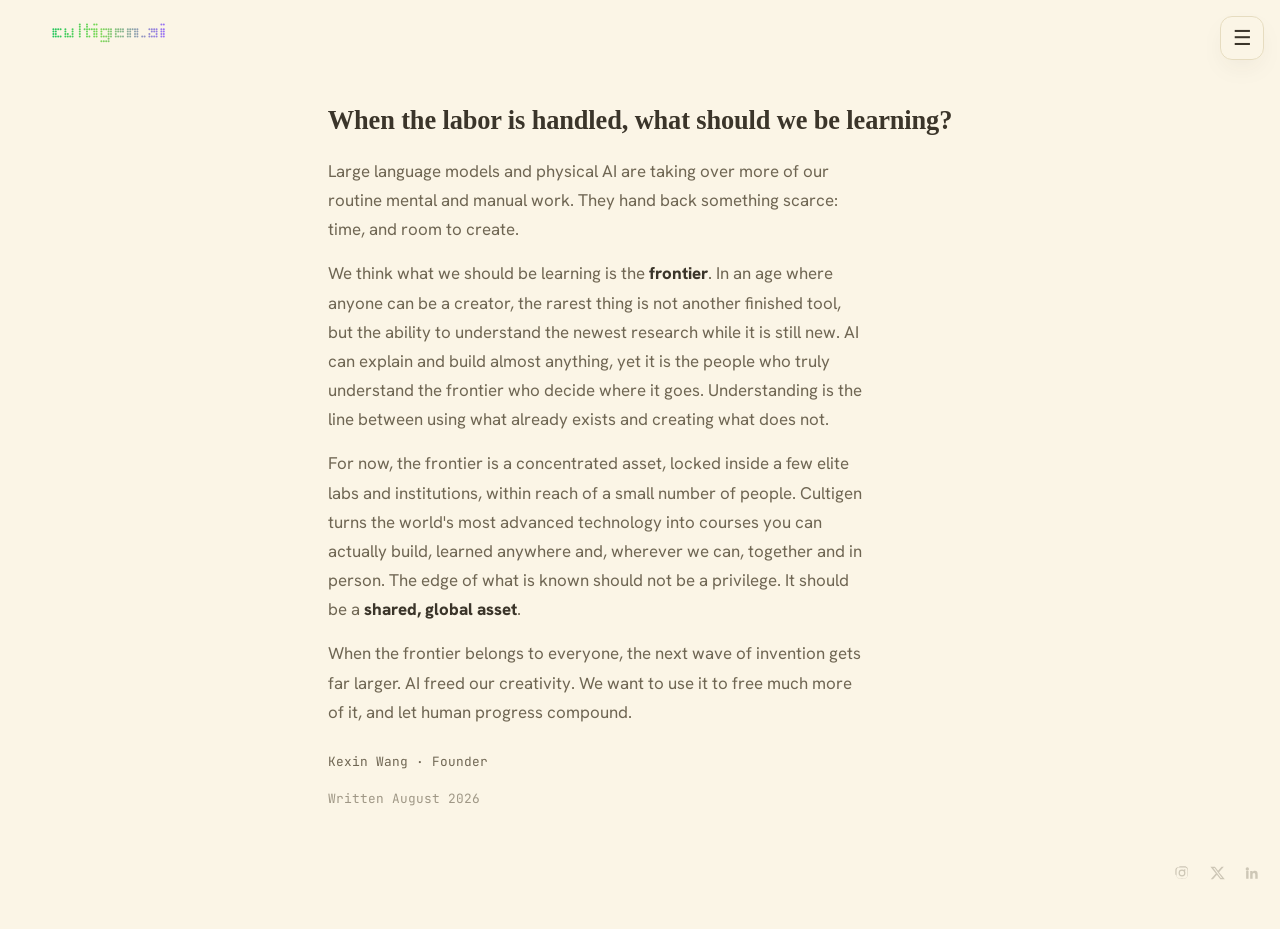
<file: mission.html>
<!DOCTYPE html>
<html lang="en">
<head>
<meta charset="UTF-8" />
<meta name="viewport" content="width=device-width, initial-scale=1.0" />
<link rel="preconnect" href="https://fonts.googleapis.com" />
<link rel="preconnect" href="https://fonts.gstatic.com" crossorigin />
<link rel="icon" type="image/svg+xml" href="/assets/favicon.svg">
<meta name="theme-color" content="#f6efe1" />
<title>Mission — Cultigen</title>
<meta name="description" content="When AI takes over the work, what should we be learning? Cultigen makes the frontier hands-on, so the edge of what is known becomes a shared, global asset." />
<meta name="robots" content="index, follow" />
<link rel="canonical" href="https://cultigen.ai/mission.html" />
<link href="https://fonts.googleapis.com/css2?family=Hanken+Grotesk:ital,wght@0,400;0,600;0,700;0,800;1,400&family=JetBrains+Mono:wght@400;500&display=swap" rel="stylesheet">
<link rel="stylesheet" href="/assets/styles.css" />
<meta property="og:type" content="article" />
<meta property="og:site_name" content="Cultigen" />
<meta property="og:title" content="Mission — Cultigen" />
<meta property="og:description" content="When AI takes over the work, what should we be learning? Cultigen makes the frontier hands-on, so the edge of what is known becomes a shared, global asset." />
<meta property="og:url" content="https://cultigen.ai/mission.html" />
<meta property="og:image" content="https://cultigen.ai/assets/og.jpg" />
<meta name="twitter:card" content="summary_large_image" />
<meta name="twitter:title" content="Mission — Cultigen" />
<meta name="twitter:description" content="When AI takes over the work, what should we be learning? Cultigen makes the frontier a shared, global asset." />
<script type="application/ld+json">{"@context":"https://schema.org","@type":"AboutPage","name":"Mission — Cultigen","description":"When AI takes over the work, what should we be learning? Cultigen makes the frontier hands-on, so the edge of what is known becomes a shared, global asset.","url":"https://cultigen.ai/mission.html","isPartOf":{"@type":"WebSite","name":"Cultigen","url":"https://cultigen.ai/"},"publisher":{"@type":"Organization","name":"Cultigen","url":"https://cultigen.ai/"}}</script>
</head>
<body>
<a href="#main" class="skip-link">Skip to main content</a>
<a class="simple-logo" href="/" aria-label="cultigen.ai"><canvas class="pixel-word" data-h="24" aria-hidden="true"></canvas></a>
<button class="nav-toggle menu-fab" id="menu-fab" aria-label="Open menu" aria-expanded="false">☰</button>
<nav class="mobile-nav" aria-label="Menu" id="mobile-nav">
  <a href="/engine.html">Engine</a>
  <a href="/brands.html">Course brands</a>
  <a href="/workshops.html">Workshops</a>
  <a href="/mission.html" aria-current="page">Mission</a>
  <a href="/story.html">Story</a>
  <a href="/contact.html">Contact</a>
  <a href="https://funguylab.com/" target="_blank" rel="noopener">FunguyLab ↗</a>
</nav>

<main id="main" class="simple">
  <div class="simple-wrap">
    <h1 class="lead">When the labor is handled, what should we be learning?</h1>
    <p>Large language models and physical AI are taking over more of our routine mental and
      manual work. They hand back something scarce: time, and room to create.</p>
    <p>We think what we should be learning is the <strong>frontier</strong>. In an age where anyone
      can be a creator, the rarest thing is not another finished tool, but the ability to understand
      the newest research while it is still new. AI can explain and build almost anything, yet it is
      the people who truly understand the frontier who decide where it goes. Understanding is the line
      between using what already exists and creating what does not.</p>
    <p>For now, the frontier is a concentrated asset, locked inside a few elite labs and institutions,
      within reach of a small number of people. Cultigen turns the world's most advanced technology into
      courses you can actually build, learned anywhere and, wherever we can, together and in person. The
      edge of what is known should not be a privilege. It should be a <strong>shared, global asset</strong>.</p>
    <p>When the frontier belongs to everyone, the next wave of invention gets far larger. AI freed our
      creativity. We want to use it to free much more of it, and let human progress compound.</p>
    <p class="sig">Kexin Wang · Founder</p>
    <p class="sig" style="margin-top:4px;opacity:.65"><time datetime="2026-08">Written August 2026</time></p>
  </div>
</main>

<script src="/assets/main.js" defer></script>
</body>
</html>
</file>
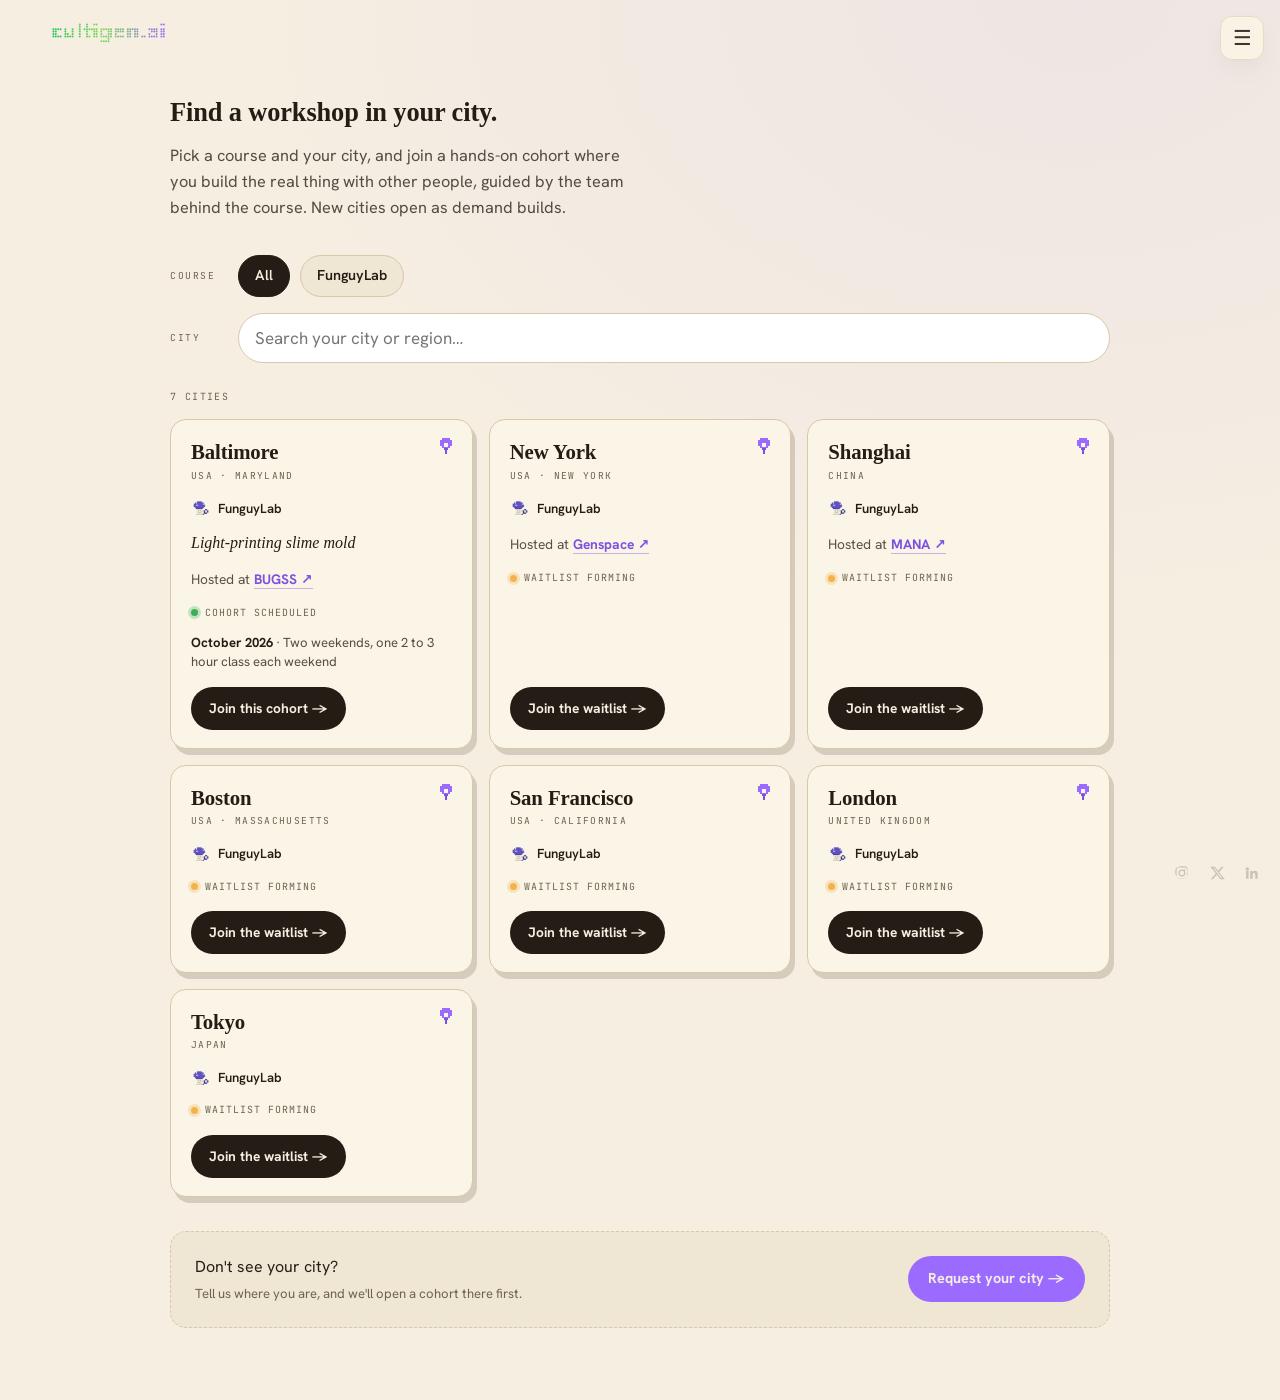
<file: workshops.html>
<!DOCTYPE html>
<html lang="en">
<head>
<meta charset="UTF-8" />
<meta name="viewport" content="width=device-width, initial-scale=1.0" />
<link rel="preconnect" href="https://fonts.googleapis.com" />
<link rel="preconnect" href="https://fonts.gstatic.com" crossorigin />
<link rel="dns-prefetch" href="https://funguylab.com" />
<link rel="icon" type="image/svg+xml" href="/assets/favicon.svg">
<meta name="theme-color" content="#f6efe1" />
<title>Workshops — Cultigen</title>
<meta name="description" content="Find a Cultigen course workshop near you. Pick a course and your city, and join a hands-on cohort where you build the real thing with other people." />
<meta name="robots" content="index, follow" />
<link rel="canonical" href="https://cultigen.ai/workshops.html" />
<link href="https://fonts.googleapis.com/css2?family=Hanken+Grotesk:ital,wght@0,400;0,600;0,700;0,800;1,400&family=JetBrains+Mono:wght@400;500&display=swap" rel="stylesheet">
<link rel="stylesheet" href="/assets/styles.css" />
<meta property="og:type" content="website" />
<meta property="og:site_name" content="Cultigen" />
<meta property="og:title" content="Workshops — Cultigen" />
<meta property="og:description" content="Find a Cultigen course workshop near you. Pick a course and your city, and join a hands-on cohort where you build the real thing with other people." />
<meta property="og:url" content="https://cultigen.ai/workshops.html" />
<meta property="og:image" content="https://cultigen.ai/assets/og.jpg" />
<meta name="twitter:card" content="summary_large_image" />
<meta name="twitter:title" content="Workshops — Cultigen" />
<meta name="twitter:description" content="Find a Cultigen course workshop near you, and join a hands-on cohort in person." />
<script type="application/ld+json">{"@context":"https://schema.org","@type":"Event","name":"FunguyLab workshop: Light-printing slime mold","description":"A hands-on FunguyLab cohort on light-printing slime mold, over two weekends with one 2 to 3 hour class each weekend.","startDate":"2026-10","eventAttendanceMode":"https://schema.org/OfflineEventAttendanceMode","eventStatus":"https://schema.org/EventScheduled","location":{"@type":"Place","name":"BUGSS, Baltimore Underground Science Space","address":{"@type":"PostalAddress","addressLocality":"Baltimore","addressRegion":"MD","addressCountry":"US"}},"organizer":{"@type":"Organization","name":"Cultigen","url":"https://cultigen.ai/"},"performer":{"@type":"Organization","name":"FunguyLab","url":"https://funguylab.com/"}}</script>
<style id="wk">
  .wk{ --ink:#241d15; --soft:#6f6350; --line:#d8c8a8; --glow:#9b6bff; --paper:#f6efe1;
    --paper2:#efe6d3; --card:#fbf5e7; --shadow:rgba(60,44,22,.18); --warm:#f2b34e;
    min-height:100vh; padding:96px clamp(20px,5vw,48px) 72px; background:var(--paper);
    background-image:radial-gradient(120% 80% at 84% 0%, color-mix(in srgb,var(--glow) 8%,transparent), transparent 60%); }
  .wk-wrap{ width:min(940px,100%); margin-inline:auto; }
  .wk-eyebrow{ font-family:var(--fm,ui-monospace,Menlo,monospace); font-size:.66rem; letter-spacing:.22em;
    text-transform:uppercase; color:var(--soft); margin:0 0 12px; display:flex; align-items:center; gap:10px; }
  .wk-eyebrow::before{ content:""; width:24px; height:1px; background:var(--line); }
  .wk-lead{ font-family:var(--fd); font-weight:600;
    font-size:clamp(1.3rem,2.6vw,1.65rem); line-height:1.25; letter-spacing:-.005em; margin:0; color:var(--ink);
    text-wrap:balance; }
  .wk-sub{ margin:14px 0 0; max-width:52ch; font-size:1.02rem; line-height:1.6; color:color-mix(in srgb,var(--ink) 78%,transparent); }

  .wk-controls{ margin:34px 0 8px; display:flex; flex-direction:column; gap:16px; }
  .wk-group{ display:flex; align-items:center; gap:10px; flex-wrap:wrap; }
  .wk-glabel{ font-family:var(--fm,ui-monospace,Menlo,monospace); font-size:.6rem; letter-spacing:.16em;
    text-transform:uppercase; color:var(--soft); margin-right:2px; min-width:56px; }
  .wk-pill{ font:inherit; font-size:.9rem; font-weight:600; color:var(--ink); background:var(--paper2);
    border:1.5px solid var(--line); border-radius:100px; padding:8px 16px; cursor:pointer;
    transition:transform .14s, background .18s, border-color .18s, color .18s; }
  .wk-pill:hover{ transform:translateY(-1px); }
  .wk-pill[aria-pressed="true"]{ background:var(--ink); border-color:var(--ink); color:var(--paper); }
  .wk-pill:focus-visible{ outline:2px solid var(--glow); outline-offset:3px; }
  .wk-search{ flex:1; min-width:200px; border:1.5px solid var(--line); border-radius:100px;
    padding:10px 16px; font:inherit; background:#fff; color:var(--ink); }
  .wk-search:focus-visible{ outline:2px solid var(--glow); outline-offset:2px; }

  .wk-count{ font-family:var(--fm,ui-monospace,Menlo,monospace); font-size:.62rem; letter-spacing:.14em;
    text-transform:uppercase; color:var(--soft); margin:26px 0 14px; }
  .wk-grid{ display:grid; grid-template-columns:repeat(auto-fill,minmax(260px,1fr)); gap:16px; }
  .wk-card{ position:relative; background:var(--card); border:1.5px solid var(--line); border-radius:16px;
    padding:20px 20px 18px; box-shadow:4px 6px 0 var(--shadow); transition:transform .18s, box-shadow .18s;
    display:flex; flex-direction:column; gap:2px; }
  .wk-card:hover{ transform:translate(-1px,-2px); box-shadow:7px 10px 0 var(--shadow); }
  .wk-pin{ position:absolute; top:16px; right:16px; }
  .wk-city{ font-family:ui-serif,Palatino,Georgia,serif; font-weight:600; font-size:1.3rem; color:var(--ink); margin:0; }
  .wk-region{ font-family:var(--fm,ui-monospace,Menlo,monospace); font-size:.6rem; letter-spacing:.14em;
    text-transform:uppercase; color:var(--soft); margin:2px 0 12px; }
  .wk-course{ display:inline-flex; align-items:center; gap:7px; font-size:.82rem; font-weight:600;
    color:var(--ink); margin-bottom:12px; }
  .wk-course img{ width:20px; height:20px; border-radius:5px; }
  .wk-topic{ font-family:ui-serif,Palatino,Georgia,serif; font-style:italic; font-size:1rem;
    color:var(--ink); margin:0 0 12px; line-height:1.3; }
  .wk-when{ font-size:.82rem; color:color-mix(in srgb,var(--ink) 78%,transparent); margin:-4px 0 14px; line-height:1.45; }
  .wk-when b{ color:var(--ink); }
  .wk-venue{ font-size:.86rem; color:color-mix(in srgb,var(--ink) 76%,transparent); margin-bottom:12px; }
  .wk-venue b{ color:var(--ink); }
  .wk-venue a{ text-decoration:none; }
  .wk-venue a b{ color:var(--coral-2,#7d51e0); border-bottom:1.5px solid color-mix(in srgb,#7d51e0 40%,transparent); }
  .wk-venue a:hover b{ border-bottom-color:#7d51e0; }
  .wk-status{ display:inline-flex; align-items:center; gap:7px; font-family:var(--fm,ui-monospace,Menlo,monospace);
    font-size:.62rem; letter-spacing:.1em; text-transform:uppercase; color:var(--soft); margin-bottom:14px; }
  .wk-dot{ width:7px; height:7px; border-radius:50%; background:var(--warm); box-shadow:0 0 0 3px color-mix(in srgb,var(--warm) 30%,transparent); }
  .wk-card.live .wk-dot{ background:#3fae5a; box-shadow:0 0 0 3px color-mix(in srgb,#3fae5a 28%,transparent); }
  .wk-join{ margin-top:auto; align-self:flex-start; text-decoration:none; font-weight:700; font-size:.86rem;
    color:var(--paper); background:var(--ink); border-radius:100px; padding:10px 18px; transition:background .18s, transform .14s; }
  .wk-join:hover{ transform:translateY(-1px); background:color-mix(in srgb,var(--ink) 86%,var(--glow)); }
  .wk-join:focus-visible{ outline:2px solid var(--glow); outline-offset:3px; }

  .wk-empty{ text-align:center; padding:40px 20px; color:var(--soft); }
  .wk-request{ margin-top:34px; background:var(--paper2); border:1.5px dashed var(--line); border-radius:16px;
    padding:22px 24px; display:flex; align-items:center; justify-content:space-between; gap:18px; flex-wrap:wrap; }
  .wk-request p{ margin:0; color:var(--ink); font-size:1rem; }
  .wk-request small{ display:block; color:var(--soft); font-size:.82rem; margin-top:3px; }
  .wk-request a{ text-decoration:none; font-weight:700; font-size:.9rem; color:var(--paper);
    background:var(--glow); border-radius:100px; padding:11px 20px; white-space:nowrap; }
  .wk-request a:hover{ filter:brightness(1.05); }
  @media (max-width:560px){ .wk-request{ flex-direction:column; align-items:flex-start; } }
</style>
</head>
<body>
<a href="#main" class="skip-link">Skip to main content</a>
<a class="simple-logo" href="/" aria-label="cultigen.ai"><canvas class="pixel-word" data-h="24" aria-hidden="true"></canvas></a>
<button class="nav-toggle menu-fab" id="menu-fab" aria-label="Open menu" aria-expanded="false">☰</button>
<nav class="mobile-nav" aria-label="Menu" id="mobile-nav">
  <a href="/engine.html">Engine</a>
  <a href="/brands.html">Course brands</a>
  <a href="/workshops.html" aria-current="page">Workshops</a>
  <a href="/mission.html">Mission</a>
  <a href="/story.html">Story</a>
  <a href="/contact.html">Contact</a>
  <a href="https://funguylab.com/" target="_blank" rel="noopener">FunguyLab ↗</a>
</nav>

<main id="main" class="wk">
  <div class="wk-wrap">
    <h1 class="wk-lead">Find a workshop in your city.</h1>
    <p class="wk-sub">Pick a course and your city, and join a hands-on cohort where you build the real thing
      with other people, guided by the team behind the course. New cities open as demand builds.</p>

    <div class="wk-controls">
      <div class="wk-group" id="wk-courses">
        <span class="wk-glabel">Course</span>
        <button class="wk-pill" data-course="all" aria-pressed="true">All</button>
        <button class="wk-pill" data-course="funguylab" aria-pressed="false">FunguyLab</button>
      </div>
      <div class="wk-group">
        <span class="wk-glabel">City</span>
        <input class="wk-search" id="wk-search" type="text" placeholder="Search your city or region…" aria-label="Search your city">
      </div>
    </div>

    <p class="wk-count" id="wk-count"></p>
    <div class="wk-grid" id="wk-grid"></div>

    <div class="wk-request">
      <p>Don't see your city?
        <small>Tell us where you are, and we'll open a cohort there first.</small>
      </p>
      <a href="mailto:cultigen.ai@artineerade.com?subject=Bring%20a%20workshop%20to%20my%20city&body=City%3A%20%0ACourse%20I%20want%3A%20%0AHow%20many%20of%20us%3A%20">Request your city →</a>
    </div>
  </div>
</main>

<script>
/* ── Workshop finder (client-side) ─────────────────────────
   Edit NODES below with real confirmed venues + dates.
   status: 'live'  → a cohort is running / scheduled
           'forming' → waitlist open, next cohort forming     */
(function(){
  const BRANDS = { funguylab:{ name:'FunguyLab', avatar:'/assets/funguylab-avatar.png' } };
  const NODES = [
    { course:'funguylab', city:'Baltimore',     region:'USA · Maryland',      venue:'BUGSS',    venueUrl:'https://www.bugss.org/',    status:'live', topic:'Light-printing slime mold', when:'October 2026', format:'Two weekends, one 2 to 3 hour class each weekend' },
    { course:'funguylab', city:'New York',      region:'USA · New York',      venue:'Genspace', venueUrl:'https://www.genspace.org/', status:'forming' },
    { course:'funguylab', city:'Shanghai',      region:'China',               venue:'MANA',     venueUrl:'https://www.manamana.net/', status:'forming' },
    { course:'funguylab', city:'Boston',        region:'USA · Massachusetts', status:'forming' },
    { course:'funguylab', city:'San Francisco', region:'USA · California',     status:'forming' },
    { course:'funguylab', city:'London',        region:'United Kingdom',       status:'forming' },
    { course:'funguylab', city:'Tokyo',         region:'Japan',                status:'forming' }
  ];
  const STATUS = {
    live:    { dot:'live',    label:'Cohort scheduled', cta:'Join this cohort →' },
    forming: { dot:'forming', label:'Waitlist forming', cta:'Join the waitlist →' }
  };

  const grid = document.getElementById('wk-grid'),
        count = document.getElementById('wk-count'),
        search = document.getElementById('wk-search'),
        courseBar = document.getElementById('wk-courses');
  let course = 'all', q = '';

  function pin(){
    return '<svg class="wk-pin" width="20" height="24" viewBox="0 0 20 24" aria-hidden="true" shape-rendering="crispEdges">'
      + '<rect x="6" y="2" width="8" height="2" fill="#9b6bff"/><rect x="4" y="4" width="12" height="2" fill="#9b6bff"/>'
      + '<rect x="4" y="6" width="12" height="4" fill="#9b6bff"/><rect x="6" y="10" width="8" height="2" fill="#9b6bff"/>'
      + '<rect x="8" y="12" width="4" height="2" fill="#7d51e0"/><rect x="9" y="14" width="2" height="4" fill="#7d51e0"/>'
      + '<rect x="8" y="7" width="4" height="4" fill="#fbf5e7"/></svg>';
  }
  function mail(n){
    let body = 'City: ' + n.city + '\nCourse: ' + BRANDS[n.course].name + '\n';
    if(n.topic) body += 'Topic: ' + n.topic + '\n';
    if(n.when) body += 'When: ' + n.when + (n.format ? ' (' + n.format + ')' : '') + '\n';
    return 'mailto:cultigen.ai@artineerade.com?subject='
      + encodeURIComponent(BRANDS[n.course].name + ' workshop — ' + n.city)
      + '&body=' + encodeURIComponent(body);
  }
  function esc(s){ return (s||'').replace(/[&<>"]/g,m=>({'&':'&amp;','<':'&lt;','>':'&gt;','"':'&quot;'}[m])); }

  function render(){
    const list = NODES.filter(n =>
      (course==='all' || n.course===course) &&
      (!q || (n.city+' '+n.region).toLowerCase().includes(q)));
    count.textContent = list.length
      ? list.length + (list.length===1?' city':' cities') + (q?' matching "'+q+'"':'')
      : '';
    if(!list.length){
      grid.innerHTML = '<p class="wk-empty">No workshop in that city yet. Use <b>Request your city</b> below and we\'ll start one there.</p>';
      return;
    }
    grid.innerHTML = list.map(n => {
      const b = BRANDS[n.course], s = STATUS[n.status];
      return '<article class="wk-card '+n.status+'">' + pin()
        + '<h2 class="wk-city">'+esc(n.city)+'</h2>'
        + '<p class="wk-region">'+esc(n.region)+'</p>'
        + '<span class="wk-course"><img src="'+b.avatar+'" alt="" width="20" height="20">'+esc(b.name)+'</span>'
        + (n.topic ? '<p class="wk-topic">'+esc(n.topic)+'</p>' : '')
        + (n.venue ? '<p class="wk-venue">Hosted at '+(n.venueUrl
              ? '<a href="'+n.venueUrl+'" target="_blank" rel="noopener"><b>'+esc(n.venue)+' ↗</b></a>'
              : '<b>'+esc(n.venue)+'</b>')+'</p>' : '')
        + '<span class="wk-status"><span class="wk-dot"></span>'+s.label+'</span>'
        + (n.when ? '<p class="wk-when"><b>'+esc(n.when)+'</b>'+(n.format?' · '+esc(n.format):'')+'</p>' : '')
        + '<a class="wk-join" href="'+mail(n)+'">'+s.cta+'</a>'
        + '</article>';
    }).join('');
  }

  courseBar.addEventListener('click', e => {
    const b = e.target.closest('.wk-pill'); if(!b) return;
    course = b.dataset.course;
    courseBar.querySelectorAll('.wk-pill').forEach(p =>
      p.setAttribute('aria-pressed', p===b ? 'true':'false'));
    render();
  });
  search.addEventListener('input', () => { q = search.value.trim().toLowerCase(); render(); });
  render();
})();
</script>
<script src="/assets/main.js" defer></script>
</body>
</html>
</file>
<file: assets/styles.css>
/* ============================================================
   Cultigen — Ghibli-inspired design system
   Hand-painted skies · rolling meadows · drifting spores
   ============================================================ */

/* ── Reset ── */
*,*::before,*::after{box-sizing:border-box;margin:0;padding:0}
html{scroll-behavior:smooth;-webkit-text-size-adjust:100%}
img,svg{display:block;max-width:100%}
a{color:inherit;text-decoration:none}
button{font:inherit;color:inherit;cursor:pointer;border:none;background:none}
::selection{background:var(--coral-2);color:#fff}

/* ── Tokens ── */
:root{
  /* fonts */
  --fd:ui-serif,'Iowan Old Style','Palatino Linotype',Palatino,Georgia,serif; /* display */
  --fb:'Hanken Grotesk',system-ui,sans-serif;      /* body           */
  --fm:'JetBrains Mono',ui-monospace,monospace;    /* mono labels    */

  /* sky */
  --sky-hi:#a9d6ef;      /* high blue      */
  --sky-mid:#cfe6ec;     /* pale teal      */
  --sky-low:#f7e6c4;     /* warm cream     */
  --dawn:#f6c79b;        /* peach glow     */
  --dusk:#ef9f78;        /* sunset coral   */
  --sun:#fce9b8;         /* sun core       */

  /* meadow */
  --grass-hi:#bcd57e;    /* sunlit grass   */
  --grass:#8fb85f;       /* meadow         */
  --forest:#5c8a4a;      /* forest         */
  --forest-dk:#37613a;   /* deep forest    */
  --pine:#274a34;        /* darkest hill   */

  /* paper / ink */
  --cream:#fbf5e6;       /* page paper     */
  --cream-2:#f5edd9;     /* card paper     */
  --paper-line:#e6dcc0;
  --ink:#3b352a;         /* warm near-black text */
  --ink-2:#6f6653;       /* muted text     */
  --ink-3:#9a9079;       /* faint text     */

  /* accents */
  --coral:#9b6bff;
  --coral-2:#7d51e0;
  --gold:#eab24a;
  --sky-blue:#5a9bc4;
  --moss:#6f9b4e;

  /* on-dark (forest-night sections) */
  --night:#241c30;
  --night-2:#191320;
  --night-card:#2c2438;
  --night-bd:rgba(255,255,255,.12);
  --on-dark:#f3ecd8;
  --on-dark-2:#c7cdb8;
  --on-dark-3:#93a189;

  /* geometry */
  --r:20px;
  --r-lg:28px;
  --wrap:1180px;
  --ease:cubic-bezier(.22,.61,.36,1);
  --shadow-soft:0 18px 40px -20px rgba(59,53,42,.35);
  --shadow-card:0 10px 30px -14px rgba(59,53,42,.28);
}

/* ── Base ── */
body{
  font-family:var(--fb);
  color:var(--ink);
  background:var(--cream);
  line-height:1.65;
  font-size:17px;
  -webkit-font-smoothing:antialiased;
  overflow-x:hidden;
}
h1,h2,h3,h4,h5{font-family:var(--fd);font-weight:600;line-height:1.12;letter-spacing:-.006em;color:var(--ink);text-wrap:balance}
h1{font-size:clamp(2.5rem,5.8vw,4.7rem);font-weight:700;line-height:1.04}
h2{font-size:clamp(2rem,4.2vw,3.2rem)}
h3{font-size:1.4rem}
h4{font-size:1.1rem}
em{font-style:italic}
strong{font-weight:800;color:var(--ink)}
p{color:var(--ink-2)}

.wrap{width:min(var(--wrap),92vw);margin-inline:auto}
section{position:relative;padding:clamp(72px,10vw,130px) 0}

/* ============================================================
   Navigation
   ============================================================ */
.nav{position:fixed;top:0;left:0;right:0;z-index:1000;transition:all .4s var(--ease);
  background:rgba(251,245,230,.8);backdrop-filter:blur(12px);
  border-bottom:1px solid rgba(230,220,192,.55)}
.nav-inner{display:flex;align-items:center;justify-content:space-between;padding:18px 0}
.brand{display:inline-flex;align-items:center;gap:10px;font-family:var(--fd);font-weight:600;font-size:1.35rem;letter-spacing:-.02em;color:var(--ink)}
.brand .logo-mark{height:32px;width:32px;flex:none;filter:drop-shadow(0 1px 3px rgba(59,53,42,.15))}
.nav.on-dark .brand,.nav.on-dark .nav-links a{color:var(--ink)}
.nav-links{display:none}
.nav-links a{font-size:.92rem;font-weight:700;color:var(--ink-2);transition:color .2s}
.nav-links a:hover{color:var(--coral-2)}
.nav-links a[aria-current]{color:var(--coral-2)}
.nav-cta{display:flex;align-items:center;gap:12px}
.nav.scrolled{background:rgba(251,245,230,.93);backdrop-filter:blur(14px);box-shadow:0 6px 24px -18px rgba(59,53,42,.5)}
.nav-toggle{display:block;font-size:1.3rem;line-height:1;padding:7px 12px;border-radius:12px;color:var(--ink)}
.nav-toggle:hover{background:rgba(0,0,0,.05)}
.nav-cta>.btn{display:none}
.mobile-nav{display:flex;flex-direction:column;gap:3px;position:fixed;top:64px;right:4vw;left:auto;
  width:min(240px,84vw);background:rgba(251,245,230,.97);backdrop-filter:blur(14px);
  border:1px solid var(--paper-line);border-radius:16px;padding:12px;box-shadow:var(--shadow-card);
  opacity:0;pointer-events:none;transform:translateY(-8px);transition:all .25s var(--ease);z-index:1200}
.mobile-nav.open{opacity:1;pointer-events:auto;transform:none}
.mobile-nav a{padding:10px 11px;font-weight:700;color:var(--ink);border-radius:10px;font-size:.95rem}
.mobile-nav a:hover{background:color-mix(in srgb,var(--coral) 12%,transparent)}
.mobile-nav a[aria-current]{color:var(--coral-2)}

/* ============================================================
   Buttons
   ============================================================ */
.btn{
  display:inline-flex;align-items:center;gap:8px;
  font-family:var(--fb);font-weight:800;font-size:.95rem;
  padding:13px 24px;border-radius:100px;
  transition:transform .25s var(--ease),box-shadow .25s var(--ease),background .2s;
  will-change:transform;
}
.btn:hover{transform:translateY(-2px)}
.btn-sm{padding:9px 18px;font-size:.85rem}
.btn-lg{padding:16px 30px;font-size:1.02rem}
.btn-primary{background:var(--coral);color:#fff;box-shadow:0 10px 24px -10px rgba(123,81,224,.6)}
.btn-primary:hover{background:var(--coral-2);box-shadow:0 14px 30px -10px rgba(123,81,224,.7)}
.btn-sun{background:linear-gradient(135deg,var(--coral),var(--coral-2));color:#fff;box-shadow:0 12px 28px -10px rgba(123,81,224,.55)}
.btn-ghost{background:rgba(255,255,255,.55);color:var(--ink);border:1.5px solid var(--paper-line);backdrop-filter:blur(6px)}
.btn-ghost:hover{background:#fff;border-color:var(--coral)}
.btn-row{display:flex;gap:14px;flex-wrap:wrap;margin-top:30px}

/* ============================================================
   HERO — the painted valley
   ============================================================ */
.hero{position:relative;min-height:100vh;display:flex;align-items:center;
  padding:120px 0 140px;overflow:hidden;background:var(--cream);
}
/* illustrated art layer — outer gets JS parallax, inner does Ken Burns */
.hero-art{position:absolute;inset:-6%;z-index:0;will-change:transform}
.hero-art-img{position:absolute;inset:0;
  background-image:url(/assets/hero.jpg);
  background-image:image-set(url(/assets/hero.webp) type("image/webp"),url(/assets/hero.jpg) type("image/jpeg"));
  background-size:cover;background-position:center 42%;background-repeat:no-repeat;
  animation:kenburns 28s ease-in-out infinite alternate;will-change:transform}
@keyframes kenburns{from{transform:scale(1.04)}to{transform:scale(1.12)}}
/* legibility scrim + bottom fade into the cream page */
.hero-scrim{position:absolute;inset:0;z-index:1;pointer-events:none;
  background:
    linear-gradient(105deg,rgba(251,245,230,.9) 0%,rgba(251,245,230,.55) 28%,rgba(251,245,230,0) 56%),
    linear-gradient(0deg,var(--cream) 1%,rgba(251,245,230,0) 18%)}

/* interactive sunlight — bloom + slow god-rays over the painted sun */
.hero-sun-glow{position:absolute;left:46%;top:34%;width:min(58vw,700px);aspect-ratio:1;
  transform:translate(-50%,-50%);z-index:2;pointer-events:none;mix-blend-mode:screen;
  opacity:var(--sun-boost,.92);will-change:transform,opacity}
.hero-sun-core{position:absolute;inset:0;border-radius:50%;
  background:radial-gradient(circle,
    rgba(255,246,198,.98) 0%,
    rgba(255,226,150,.72) 22%,
    rgba(255,210,128,.34) 46%,
    rgba(255,210,128,0) 70%);
  animation:sunbreath 6s ease-in-out infinite;will-change:transform}
.hero-sun-core::before{content:"";position:absolute;inset:-42%;border-radius:50%;
  background:repeating-conic-gradient(from 0deg,
    rgba(255,238,176,0) 0deg,
    rgba(255,238,176,.24) 3.5deg,
    rgba(255,238,176,0) 11deg,
    rgba(255,238,176,0) 23deg);
  -webkit-mask:radial-gradient(circle,#000 10%,rgba(0,0,0,.55) 38%,transparent 72%);
  mask:radial-gradient(circle,#000 10%,rgba(0,0,0,.55) 38%,transparent 72%);
  animation:rayspin 55s linear infinite}
@keyframes sunbreath{0%,100%{transform:scale(1);opacity:.9}50%{transform:scale(1.06);opacity:1}}
@keyframes rayspin{to{transform:rotate(360deg)}}

/* founder signature */
.founder-sign{display:flex;align-items:center;gap:14px;margin-top:24px}
.founder-avatar{width:60px;height:60px;border-radius:50%;object-fit:cover;object-position:50% 16%;
  border:2px solid var(--paper-line);box-shadow:var(--shadow-card);flex:none}
.founder-sign .fn{display:block;font-family:var(--fd);font-weight:700;color:var(--ink);line-height:1.2}
.founder-sign .ft{display:block;font-size:.85rem;color:var(--ink-2)}

/* FAQ */
.faq{border-top:1.5px solid var(--paper-line)}
.faq-item{padding:22px 2px;border-bottom:1.5px solid var(--paper-line)}
.faq-item h3{font-size:1.12rem;margin-bottom:8px;color:var(--ink)}
.faq-item p{color:var(--ink-2);line-height:1.7}

/* interactive light points (canvas) */
.spores{position:absolute;inset:0;z-index:3;pointer-events:none;display:block;width:100%;height:100%}
.spore{position:absolute;bottom:-10px;border-radius:50%;
  background:radial-gradient(circle at 35% 30%,#fff,rgba(255,246,214,.5));
  box-shadow:0 0 8px 2px rgba(255,248,214,.6);opacity:0;
  animation:float-up linear infinite}
@keyframes float-up{
  0%{transform:translateY(0) translateX(0) scale(.6);opacity:0}
  10%{opacity:.9}
  90%{opacity:.7}
  100%{transform:translateY(-108vh) translateX(var(--drift,30px)) scale(1);opacity:0}
}

.hero-inner{position:relative;z-index:5;max-width:720px}
.hero .eyebrow{margin-bottom:22px}
.hero h1{color:#2c3b32}
.hero .grad{font-style:normal;
  background:linear-gradient(100deg,var(--coral-2),var(--gold) 55%,var(--forest));
  -webkit-background-clip:text;background-clip:text;-webkit-text-fill-color:transparent}
.hero-lede{margin-top:22px;font-size:1.18rem;line-height:1.7;color:#4a5445;max-width:600px;font-weight:600}

/* eyebrow chip */
.eyebrow{display:inline-flex;align-items:center;gap:9px;
  font-family:var(--fm);font-size:.72rem;letter-spacing:.16em;text-transform:uppercase;
  color:var(--forest-dk);background:rgba(255,255,255,.6);
  border:1.5px solid rgba(92,138,74,.3);border-radius:100px;padding:7px 15px;backdrop-filter:blur(6px)}
.eyebrow .dot{width:8px;height:8px;border-radius:50%;background:var(--coral);
  box-shadow:0 0 0 4px rgba(224,122,82,.22);animation:blink 2.4s ease-in-out infinite}
@keyframes blink{0%,100%{opacity:1}50%{opacity:.4}}

/* section heading */
.shead{max-width:720px;margin-bottom:52px}
.shead.center{margin-inline:auto;text-align:center}
.kicker{display:inline-flex;align-items:center;gap:9px;
  font-family:var(--fm);font-size:.72rem;letter-spacing:.16em;text-transform:uppercase;
  color:var(--coral-2);margin-bottom:16px}
.kicker .dot{width:7px;height:7px;border-radius:50%;background:currentColor}
.kicker.moss{color:var(--forest)}
.kicker.gold{color:#c8912a}
.kicker.sky{color:var(--sky-blue)}
.shead h2{margin-bottom:14px}
.shead p{font-size:1.08rem;color:var(--ink-2)}
.shead.center p{margin-inline:auto;max-width:640px}

/* ============================================================
   Section flavors
   ============================================================ */
.sec-cream{background:var(--cream)}
.sec-paper{background:
  radial-gradient(1200px 500px at 80% -10%,rgba(246,199,155,.28),transparent 60%),
  var(--cream)}
.sec-meadow{background:linear-gradient(180deg,#f7f1e4 0%,#f1e8db 100%)}
.sec-forest{background:linear-gradient(180deg,var(--night) 0%,var(--night-2) 100%);color:var(--on-dark)}
.sec-forest h2,.sec-forest h3,.sec-forest h4{color:var(--on-dark)}
.sec-forest p{color:var(--on-dark-2)}
.sec-forest .kicker{color:var(--gold)}
.sec-forest .kicker.moss{color:var(--grass-hi)}

/* ============================================================
   Layout helpers
   ============================================================ */
.split{display:grid;grid-template-columns:1.05fr .95fr;gap:clamp(32px,5vw,70px);align-items:center}
.grid{display:grid;gap:24px}
.g2{grid-template-columns:repeat(2,1fr)}
.g3{grid-template-columns:repeat(3,1fr)}
.pull{border-left:3px solid var(--coral);padding:6px 0 6px 26px;
  font-family:var(--fb);font-style:italic;font-weight:600;font-size:clamp(1.2rem,2.6vw,1.7rem);
  line-height:1.55;color:var(--ink)}
.sec-forest .pull{color:var(--on-dark)}
.big-quote{font-family:var(--fb);font-style:italic;font-weight:700;line-height:1.5;
  font-size:clamp(1.2rem,2.8vw,1.85rem);color:var(--ink);max-width:820px;margin-inline:auto;text-align:center}
.sec-forest .big-quote{color:var(--on-dark)}
.grad-ink{background:linear-gradient(100deg,var(--coral-2),var(--coral) 55%,#c3a3ff);
  -webkit-background-clip:text;background-clip:text;-webkit-text-fill-color:transparent;font-weight:800}

/* ============================================================
   Cards
   ============================================================ */
.card{
  background:var(--cream-2);border:1.5px solid var(--paper-line);
  border-radius:var(--r);padding:30px 28px;box-shadow:var(--shadow-card);
  transition:transform .3s var(--ease),box-shadow .3s var(--ease);
}
.card:hover{transform:translateY(-5px);box-shadow:var(--shadow-soft)}
.sec-forest .card{background:var(--night-card);border-color:var(--night-bd)}
.card h3{margin-bottom:8px}
.ic{width:54px;height:54px;border-radius:16px;display:grid;place-items:center;margin-bottom:18px;
  background:linear-gradient(135deg,#fdeccb,#f6d29b);color:var(--coral-2)}
.ic.moss{background:linear-gradient(135deg,#dcecc0,#b3d189);color:var(--forest-dk)}
.ic.sky{background:linear-gradient(135deg,#cfe8f2,#a5d0e6);color:var(--sky-blue)}
.ic.gold{background:linear-gradient(135deg,#fce9b0,#f0c552);color:#b07d18}
/* hand-drawn line icons (sprite) */
.i{width:26px;height:26px;fill:none;stroke:currentColor;stroke-width:1.7;stroke-linecap:round;stroke-linejoin:round}
.pc-ic{color:var(--forest-dk)}
.pc-ic .i{width:22px;height:22px}
.oc-ic{color:var(--coral-2)}
.oc-ic .i{width:26px;height:26px}

/* stat tiles */
.stat{padding:26px 22px;background:var(--night-card);border:1.5px solid var(--night-bd);border-radius:var(--r)}
.stat .n{font-family:var(--fd);font-size:2.3rem;font-weight:400;color:var(--on-dark);line-height:1}
.stat .l{font-size:.82rem;color:var(--on-dark-3);margin-top:10px}

/* contrast (cost structure) */
.contrast{display:grid;grid-template-columns:1fr auto 1fr;align-items:center;gap:34px;max-width:820px;margin-inline:auto}
.contrast .col{text-align:center}
.c-old{font-family:var(--fd);font-size:clamp(2rem,5vw,3rem);font-weight:300;color:var(--ink-3);
  text-decoration:line-through;text-decoration-color:rgba(213,100,60,.5);text-decoration-thickness:2px}
.c-new{font-family:var(--fd);font-size:clamp(2rem,5vw,3rem);font-weight:400}
.c-lbl{font-family:var(--fm);font-size:.74rem;text-transform:uppercase;letter-spacing:.12em;color:var(--ink-3);margin-top:10px}
.c-arrow{font-size:1.8rem;color:var(--coral)}

/* architecture: stable core / living edges */
.strata{border:1.5px solid var(--paper-line);border-radius:var(--r);overflow:hidden;box-shadow:var(--shadow-card)}
.strata .band{padding:22px 26px}
.strata .core{background:#eef1e2;border-bottom:1.5px solid var(--paper-line)}
.strata .edge{background:linear-gradient(135deg,#f6d9b6,#e9edc9)}
.strata .band .k{font-family:var(--fm);font-size:.7rem;letter-spacing:.14em;text-transform:uppercase}
.strata .core .k{color:var(--forest)}
.strata .edge .k{color:var(--coral-2)}
.strata .band .v{margin-top:6px;font-weight:800;color:var(--ink)}

/* ============================================================
   ENGINE DEMO
   ============================================================ */
.demo{background:
  radial-gradient(900px 400px at 15% 0%,rgba(111,155,78,.16),transparent 60%),
  radial-gradient(900px 500px at 90% 100%,rgba(224,122,82,.14),transparent 60%),
  #f6f0df;
  border:1.5px solid var(--paper-line);border-radius:var(--r-lg);
  box-shadow:var(--shadow-soft);padding:clamp(24px,4vw,42px);overflow:hidden}
.demo-grid{display:grid;grid-template-columns:1fr 1.15fr;gap:clamp(24px,4vw,44px);align-items:stretch}

/* left: pick a paper */
.demo-pick .plabel{font-family:var(--fm);font-size:.72rem;letter-spacing:.14em;
  text-transform:uppercase;color:var(--ink-3);margin-bottom:14px}
.paper-chips{display:flex;flex-direction:column;gap:12px}
.pchip{display:flex;gap:14px;align-items:flex-start;text-align:left;
  background:#fff;border:1.5px solid var(--paper-line);border-radius:16px;padding:16px 18px;
  transition:all .25s var(--ease)}
.pchip:hover{border-color:var(--coral);transform:translateX(3px)}
.pchip.active{border-color:var(--coral);background:linear-gradient(135deg,#fff,#fdeccb);
  box-shadow:0 10px 24px -14px rgba(213,100,60,.5)}
.pchip .pc-ic{flex:none;width:40px;height:40px;border-radius:11px;display:grid;place-items:center;
  background:linear-gradient(135deg,#dcecc0,#b3d189);font-size:1.2rem}
.pchip .pc-t{display:block;font-family:var(--fd);font-weight:600;font-size:1.02rem;color:var(--ink);line-height:1.2}
.pchip .pc-s{display:block;font-size:.82rem;color:var(--ink-2);margin-top:3px}
.demo-run{margin-top:20px;width:100%;justify-content:center}

/* right: engine stage */
.demo-stage{position:relative;background:linear-gradient(180deg,#2c3b30,#233028);
  border-radius:var(--r);padding:28px;color:var(--on-dark);min-height:340px;
  display:flex;flex-direction:column;overflow:hidden}
.stage-spores{position:absolute;inset:0;pointer-events:none;overflow:hidden}
.stage-spore{position:absolute;width:5px;height:5px;border-radius:50%;
  background:radial-gradient(circle,#fce9b8,rgba(252,233,184,0));opacity:0;
  animation:stage-drift linear infinite}
@keyframes stage-drift{0%{transform:translateY(20px);opacity:0}20%{opacity:.9}100%{transform:translateY(-320px);opacity:0}}

/* the engine pod */
.pod-wrap{display:flex;justify-content:center;align-items:center;padding:8px 0 18px}
.pod{position:relative;width:120px;height:120px}
.pod-core{position:absolute;inset:24px;border-radius:50%;
  background:radial-gradient(circle at 40% 35%,#cfe9a6,#7fae56 60%,#4d7a3c);
  box-shadow:0 0 40px 6px rgba(178,224,140,.45);animation:podbreath 3.4s ease-in-out infinite}
.pod.running .pod-core{animation:podbreath 1.1s ease-in-out infinite}
@keyframes podbreath{0%,100%{transform:scale(1);box-shadow:0 0 34px 4px rgba(178,224,140,.4)}
  50%{transform:scale(1.09);box-shadow:0 0 52px 12px rgba(178,224,140,.65)}}
.pod-ring{position:absolute;inset:0;border-radius:50%;border:2px dashed rgba(207,233,166,.4);
  animation:spin 14s linear infinite}
.pod.running .pod-ring{animation:spin 3s linear infinite}
@keyframes spin{to{transform:rotate(360deg)}}

/* pipeline steps */
.steps{margin-top:6px}
.step{display:flex;gap:13px;align-items:center;padding:9px 0;opacity:.4;
  transition:opacity .4s var(--ease),transform .4s var(--ease);transform:translateX(-6px)}
.step.on{opacity:1;transform:translateX(0)}
.step .s-dot{flex:none;width:22px;height:22px;border-radius:50%;
  border:2px solid var(--on-dark-3);display:grid;place-items:center;font-size:.7rem;
  transition:all .3s}
.step.on .s-dot{border-color:var(--grass-hi);background:var(--grass-hi);color:#233028;font-weight:900}
.step .s-t{font-size:.92rem;font-weight:700;color:var(--on-dark)}
.step .s-t small{display:block;font-weight:600;color:var(--on-dark-3);font-size:.78rem}

.demo-hint{margin-top:auto;font-family:var(--fm);font-size:.74rem;color:var(--on-dark-3);
  text-align:center;padding-top:16px}

/* outputs bloom */
.demo-out{margin-top:26px;display:grid;grid-template-columns:repeat(3,1fr);gap:16px}
.oc{background:#fff;border:1.5px solid var(--paper-line);border-radius:16px;padding:18px 18px 20px;
  opacity:0;transform:translateY(18px) scale(.96);
  transition:opacity .5s var(--ease),transform .5s var(--ease);box-shadow:var(--shadow-card)}
.oc.show{opacity:1;transform:none}
.oc .oc-tag{display:inline-flex;align-items:center;gap:6px;font-family:var(--fm);
  font-size:.66rem;letter-spacing:.1em;text-transform:uppercase;color:var(--coral-2);margin-bottom:10px}
.oc h4{font-size:1rem;margin-bottom:6px}
.oc p{font-size:.86rem;color:var(--ink-2);line-height:1.55}
.oc .oc-ic{font-size:1.5rem;margin-bottom:6px}

/* ============================================================
   Footer
   ============================================================ */
.site-foot{background:linear-gradient(180deg,var(--night-2),#141d17);color:var(--on-dark-2);
  padding:70px 0 34px;position:relative}
.foot-grid{display:grid;grid-template-columns:2fr 1fr 1fr;gap:34px}
.foot-brand .brand{color:var(--on-dark)}
.foot-wordmark{height:74px;width:auto;margin-bottom:4px}
.foot-tag{margin-top:12px;font-size:.92rem;color:var(--on-dark-3);max-width:260px;line-height:1.6}
.site-foot h5{font-family:var(--fm);font-size:.72rem;letter-spacing:.14em;text-transform:uppercase;
  color:var(--grass-hi);margin-bottom:14px}
.site-foot a{display:block;color:var(--on-dark-2);font-size:.92rem;padding:4px 0;transition:color .2s}
.site-foot a:hover{color:var(--on-dark)}
.foot-bottom{display:flex;justify-content:space-between;flex-wrap:wrap;gap:10px;
  margin-top:44px;padding-top:22px;border-top:1px solid var(--night-bd);
  font-size:.82rem;color:var(--on-dark-3)}

/* ============================================================
   Scroll reveal
   ============================================================ */
.reveal{opacity:0;transform:translateY(26px);transition:opacity .7s var(--ease),transform .7s var(--ease)}
.reveal.visible{opacity:1;transform:none}

/* skip link */
.skip-link{position:fixed;top:-80px;left:0;background:var(--coral);color:#fff;padding:8px 16px;
  z-index:99999;border-radius:0 0 8px 0;font-weight:800;transition:top .2s}
.skip-link:focus{top:0}

/* ============================================================
   Responsive
   ============================================================ */
@media (max-width:900px){
  .split,.demo-grid{grid-template-columns:1fr}
  .g3{grid-template-columns:1fr}
  .g2{grid-template-columns:1fr}
  .demo-out{grid-template-columns:1fr}
  .contrast{grid-template-columns:1fr;gap:12px}
  .c-arrow{transform:rotate(90deg)}
  .foot-grid{grid-template-columns:1fr 1fr;gap:26px}
}
@media (max-width:760px){
  .nav-links{display:none}
  .nav-toggle{display:block}
  .mobile-nav{display:flex;flex-direction:column;gap:4px;position:fixed;top:70px;right:4vw;left:4vw;
    z-index:999;background:rgba(251,245,230,.97);backdrop-filter:blur(14px);
    border:1.5px solid var(--paper-line);border-radius:var(--r);padding:16px;
    box-shadow:var(--shadow-soft);opacity:0;pointer-events:none;transform:translateY(-10px);
    transition:all .3s var(--ease)}
  .mobile-nav.open{opacity:1;pointer-events:auto;transform:none}
  .mobile-nav a{padding:11px 8px;font-weight:700;color:var(--ink);border-radius:10px}
  .mobile-nav a:hover{background:rgba(224,122,82,.1)}
  .mobile-nav .btn{margin-top:8px;justify-content:center}
  .foot-grid{grid-template-columns:1fr}
}

@media (prefers-reduced-motion:reduce){
  *{animation-duration:.001ms!important;animation-iteration-count:1!important;
    transition-duration:.001ms!important;scroll-behavior:auto!important}
  .reveal{opacity:1;transform:none}
}

/* ── multi-page: centered hero + sub-page headers ───────── */
.hero.center .hero-inner{max-width:840px;margin-inline:auto;text-align:center}
.hero.center .hero-lede{margin-inline:auto;max-width:680px}
.hero.center .btn-row{justify-content:center}
.page-head{padding:150px 0 56px;background:#fbf5e6}
.page-head .wrap{max-width:860px}
.page-head .eyebrow{color:var(--coral-2);font-weight:700;font-size:.8rem;letter-spacing:.14em;text-transform:uppercase;margin-bottom:14px}
.page-head h1{font-family:var(--fd);font-weight:700;font-size:clamp(2rem,5vw,3rem);line-height:1.08;margin:0;color:var(--ink)}
.page-head p{margin-top:16px;font-size:1.1rem;color:var(--ink-2);max-width:680px;line-height:1.65}
.home-paths .card{display:flex;flex-direction:column}
.home-paths .card .go{margin-top:auto;padding-top:14px;font-weight:800;color:var(--coral-2);text-decoration:none}
.home-paths .card .go:hover{text-decoration:underline}

/* ── minimal pages (engine / brands / story) ────────────── */
.menu-fab{position:fixed;top:16px;right:16px;z-index:1300;width:44px;height:44px;display:grid;place-items:center;
  border-radius:12px;font-size:1.3rem;line-height:1;color:var(--ink);background:rgba(251,245,230,.85);
  -webkit-backdrop-filter:blur(8px);backdrop-filter:blur(8px);border:1px solid var(--paper-line);
  box-shadow:var(--shadow-card);cursor:pointer}
.menu-fab:hover{transform:translateY(-1px)}
.simple-logo{position:fixed;top:22px;left:max(22px,4vw);z-index:1300;text-decoration:none;line-height:0}
.simple-logo canvas{display:block}
.simple{min-height:100vh;display:flex;align-items:center;padding:104px max(24px,6vw)}
.simple-wrap{max-width:640px;margin-inline:auto}
.simple .eyebrow-mono{font-family:var(--fm);font-size:.72rem;letter-spacing:.24em;text-transform:uppercase;
  color:var(--ink-2);margin-bottom:20px}
.simple .lead{font-family:var(--fd);font-weight:600;font-size:clamp(1.3rem,2.6vw,1.65rem);line-height:1.25;
  color:var(--ink);margin:0 0 20px;letter-spacing:-.005em}
.sr-only{position:absolute!important;width:1px;height:1px;padding:0;margin:-1px;overflow:hidden;
  clip:rect(0,0,0,0);white-space:nowrap;border:0}

/* subtle site-wide social dock (bottom-right, injected by main.js) */
.social-dock{position:fixed;right:15px;bottom:14px;z-index:1200;display:flex;gap:9px;align-items:center;
  opacity:.32;transition:opacity .25s}
.social-dock:hover{opacity:1}
.social-dock a{color:var(--ink-2,#6f6350);display:grid;place-items:center;width:26px;height:26px;
  transition:color .18s,transform .14s}
.social-dock a:hover{color:var(--coral-2,#7d51e0);transform:translateY(-2px)}
.social-dock svg{width:16px;height:16px;display:block;fill:currentColor}
@media (max-width:640px){.social-dock{right:11px;bottom:11px;opacity:.5;gap:7px}}
.simple p{font-size:1.06rem;line-height:1.72;color:var(--ink-2);margin-bottom:15px;max-width:60ch}
.simple p strong{color:var(--ink)}
.simple a.inline{color:var(--coral-2);text-decoration:underline;text-underline-offset:3px}
.simple .sig{margin-top:24px;font-family:var(--fm);font-size:.8rem;color:var(--ink-2)}
</file>
